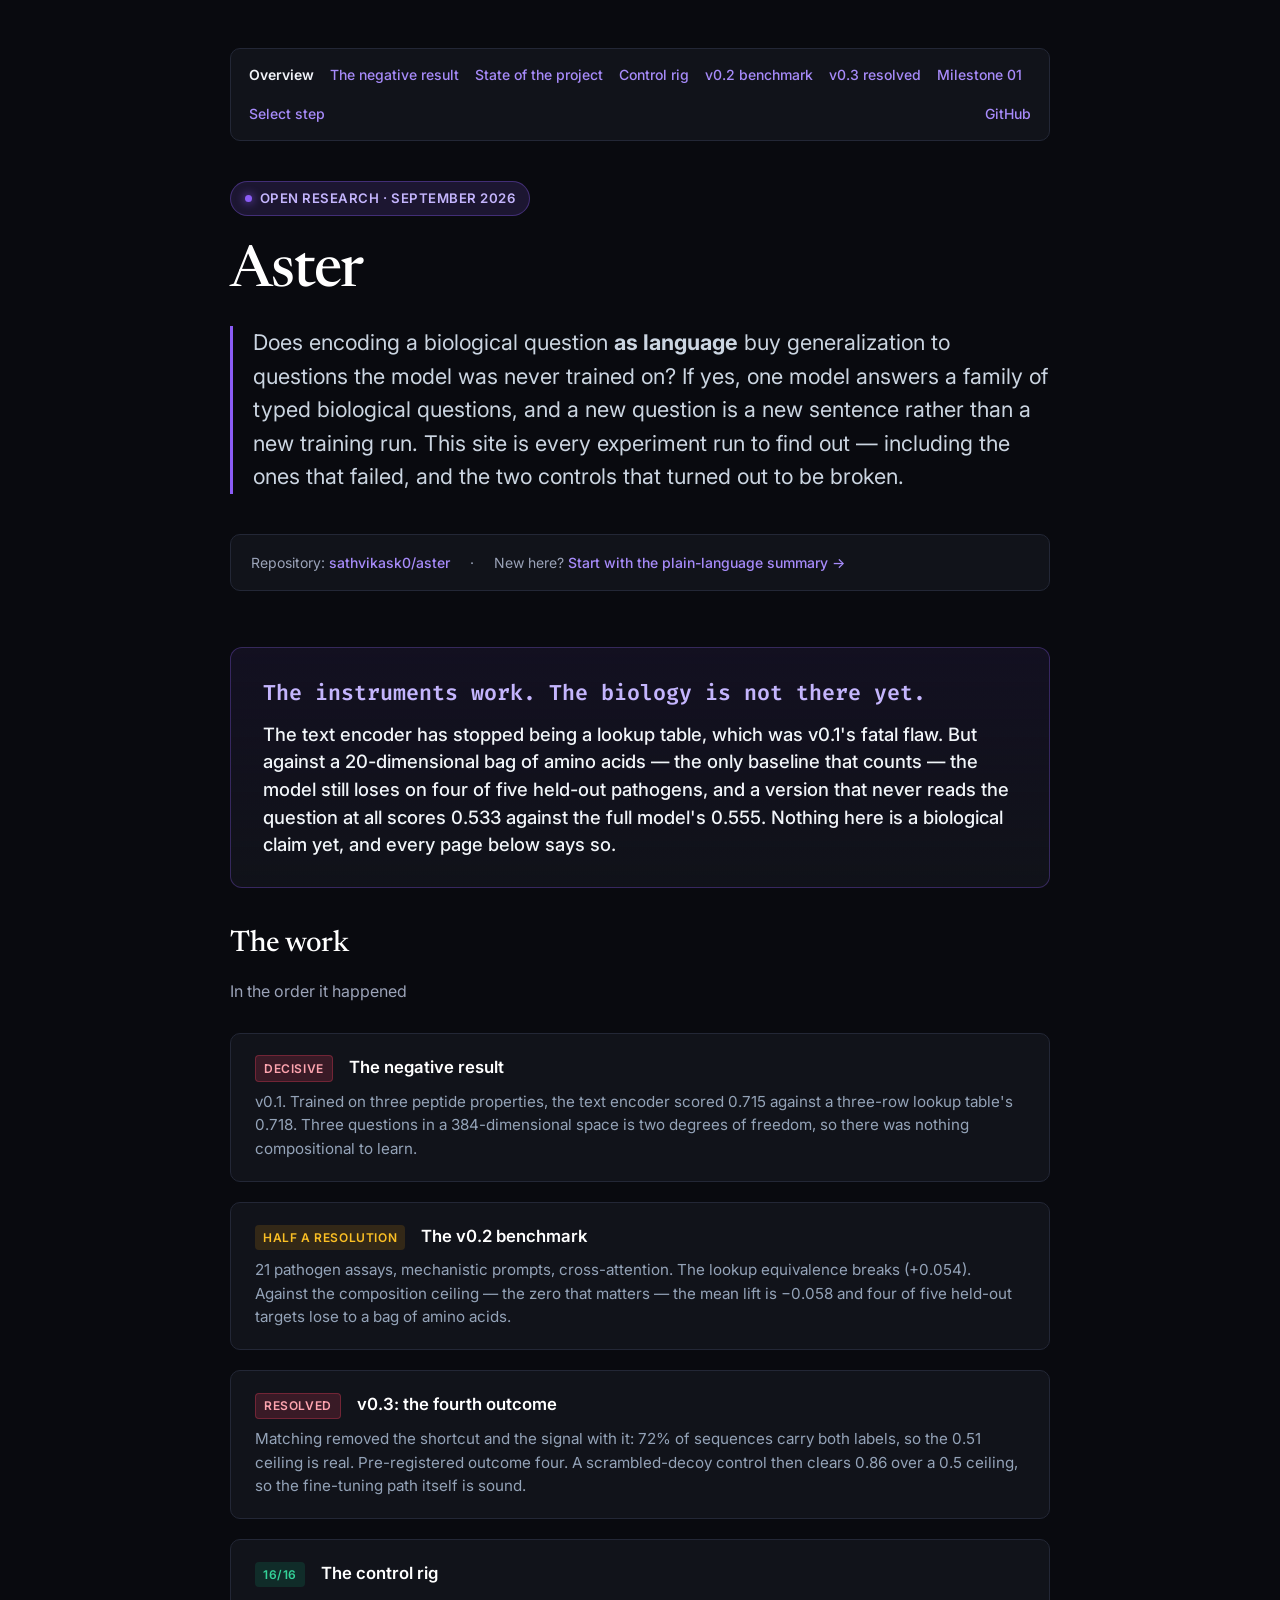
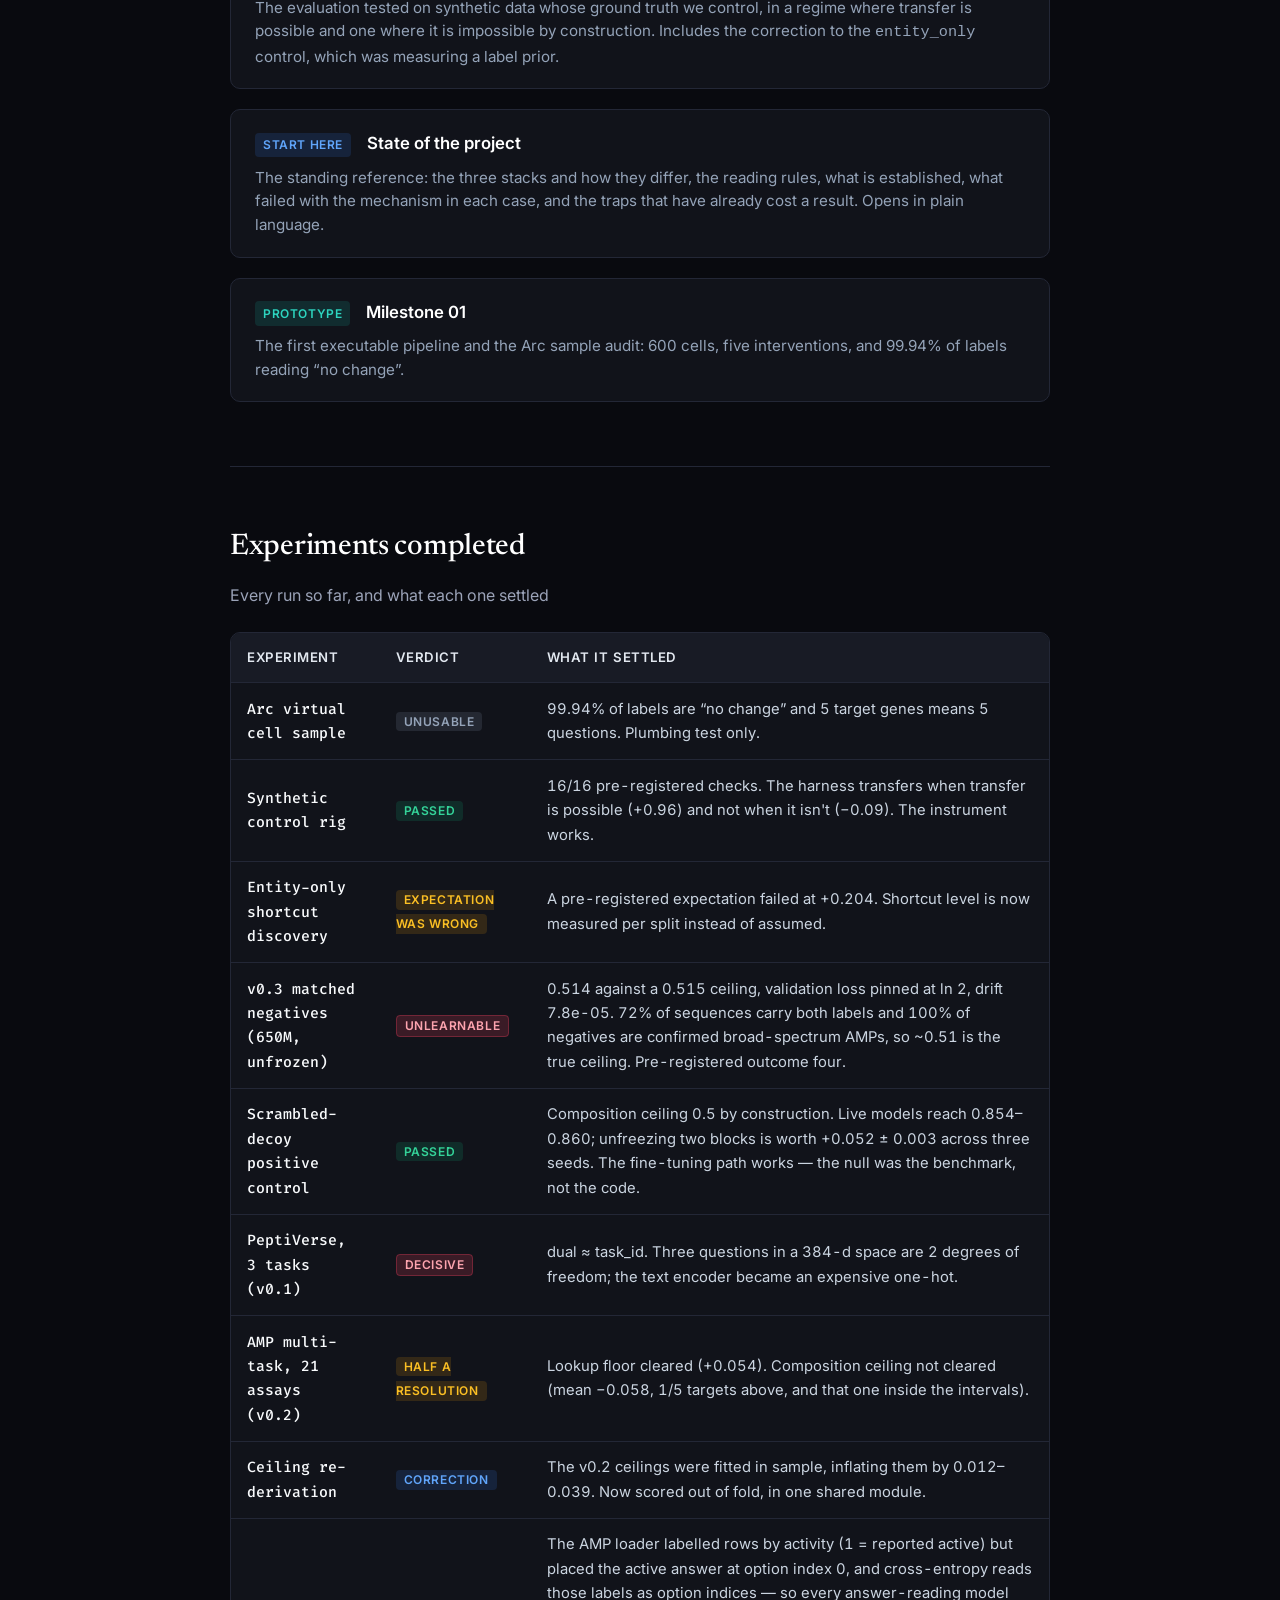
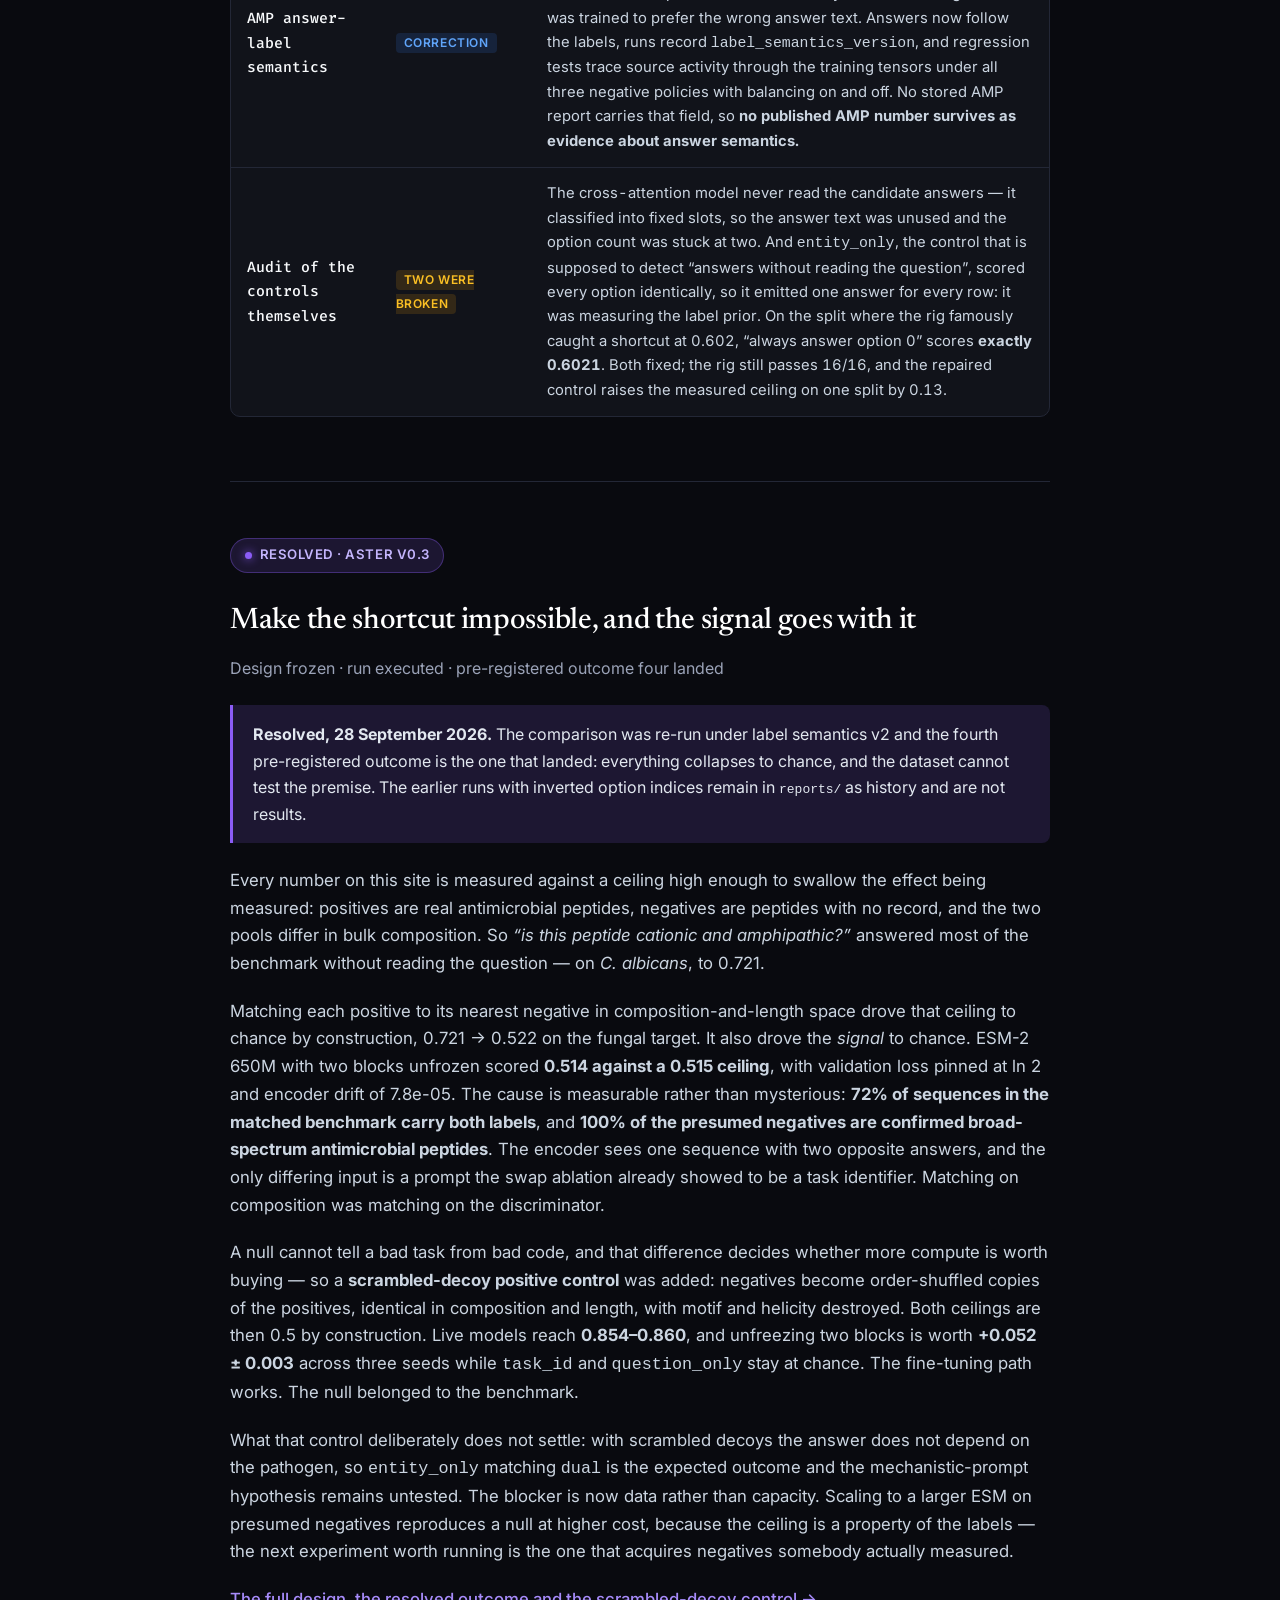
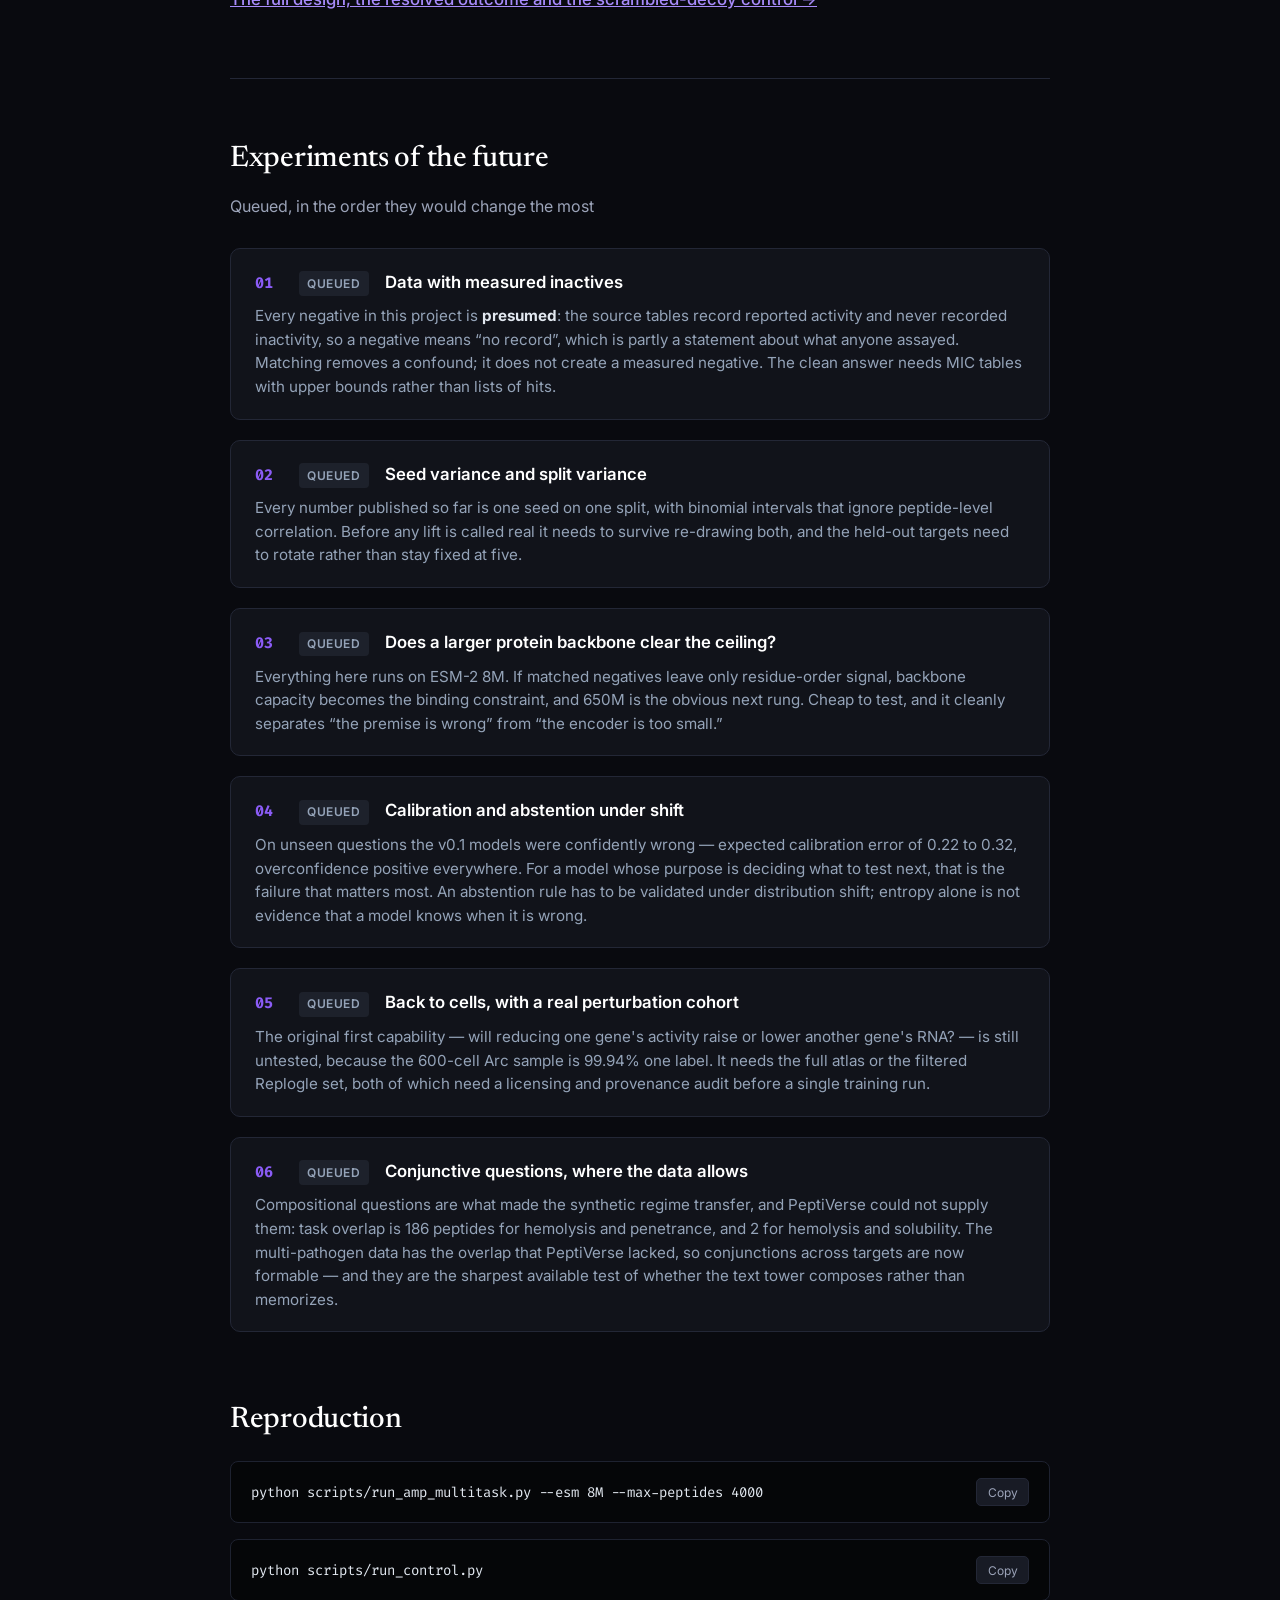
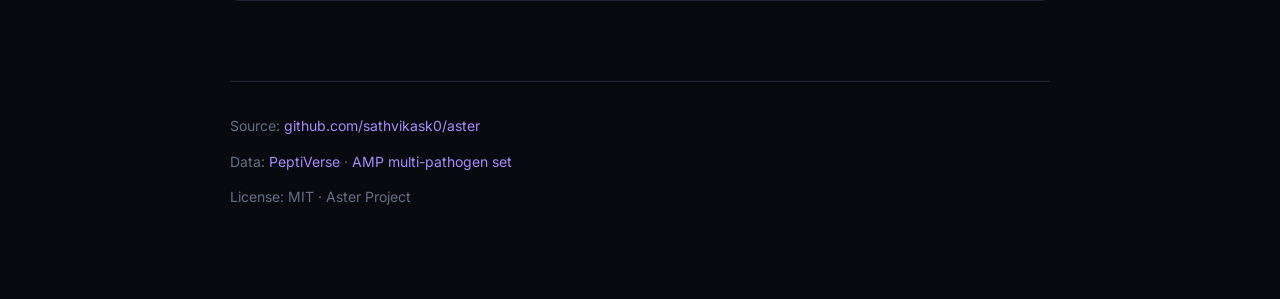
<file: docs/index.html>
<!DOCTYPE html>
<html lang="en">
<head>
  <meta charset="UTF-8" />
  <meta name="viewport" content="width=device-width, initial-scale=1.0" />
  <title>Aster &middot; an open research project on typed biological decisions</title>
  <meta name="description" content="Does encoding a biological question as language buy generalization to questions a model was never trained on? Every experiment, including the ones that failed." />
  <link rel="preconnect" href="https://fonts.googleapis.com">
  <link rel="preconnect" href="https://fonts.gstatic.com" crossorigin>
  <link href="https://fonts.googleapis.com/css2?family=Fira+Code:wght@400;500;600&family=Inter:wght@400;500;600;700&family=Newsreader:ital,opsz,wght@0,6..72,400;0,6..72,500;0,6..72,600;1,6..72,400&display=swap" rel="stylesheet">
  <link rel="stylesheet" href="style.css" />
</head>
<body>
  <main class="container">
    <nav class="doc-nav">
      <a href="index.html" class="here">Overview</a>
      <a href="negative-result.html">The negative result</a>
      <a href="state.html">State of the project</a>
      <a href="rig.html">Control rig</a>
      <a href="resolution.html">v0.2 benchmark</a>
      <a href="in-progress.html">v0.3 resolved</a>
      <a href="milestone.html">Milestone 01</a>
      <a href="select-step.html">Select step</a>
      <span class="spacer"></span>
      <a href="https://github.com/sathvikask0/aster">GitHub</a>
    </nav>
    <header>
      <div class="badge" style="background: var(--accent-glow); border-color: rgba(139, 92, 246, 0.35); color: #c4b5fd;">
        <span class="badge-dot" style="background: var(--accent); box-shadow: 0 0 10px var(--accent);"></span>
        Open research &middot; September 2026
      </div>
      <h1>Aster</h1>
      <p class="lead">
        Does encoding a biological question <strong>as language</strong> buy generalization to questions the model was never trained on? If yes, one model answers a family of typed biological questions, and a new question is a new sentence rather than a new training run. This site is every experiment run to find out &mdash; including the ones that failed, and the two controls that turned out to be broken.
      </p>

      <div class="meta-bar">
        <span>Repository: <a href="https://github.com/sathvikask0/aster" target="_blank" rel="noopener">sathvikask0/aster</a></span>
        <span>&middot;</span>
        <span>New here? <a href="state.html">Start with the plain-language summary &rarr;</a></span>
      </div>

      <div class="highlight-card">
        <div class="highlight-stat">The instruments work. The biology is not there yet.</div>
        <div class="highlight-text">
          The text encoder has stopped being a lookup table, which was v0.1's fatal flaw. But against a 20-dimensional bag of amino acids &mdash; the only baseline that counts &mdash; the model still loses on four of five held-out pathogens, and a version that never reads the question at all scores 0.533 against the full model's 0.555. Nothing here is a biological claim yet, and every page below says so.
        </div>
      </div>
    </header>

    <section id="pages">
      <h2>The work</h2>
      <p class="section-desc">In the order it happened</p>
      <div class="timeline">
        <a class="exp-card hub-card" href="negative-result.html">
          <div class="exp-header">
            <span class="exp-tag tag-decisive">Decisive</span>
            <span class="exp-title">The negative result</span>
          </div>
          <div class="exp-body">v0.1. Trained on three peptide properties, the text encoder scored 0.715 against a three-row lookup table's 0.718. Three questions in a 384-dimensional space is two degrees of freedom, so there was nothing compositional to learn.</div>
        </a>
        <a class="exp-card hub-card" href="resolution.html">
          <div class="exp-header">
            <span class="exp-tag tag-partial">Half a resolution</span>
            <span class="exp-title">The v0.2 benchmark</span>
          </div>
          <div class="exp-body">21 pathogen assays, mechanistic prompts, cross-attention. The lookup equivalence breaks (+0.054). Against the composition ceiling &mdash; the zero that matters &mdash; the mean lift is &minus;0.058 and four of five held-out targets lose to a bag of amino acids.</div>
        </a>
        <a class="exp-card hub-card" href="in-progress.html">
          <div class="exp-header">
            <span class="exp-tag tag-decisive">Resolved</span>
            <span class="exp-title">v0.3: the fourth outcome</span>
          </div>
          <div class="exp-body">Matching removed the shortcut and the signal with it: 72% of sequences carry both labels, so the 0.51 ceiling is real. Pre-registered outcome four. A scrambled-decoy control then clears 0.86 over a 0.5 ceiling, so the fine-tuning path itself is sound.</div>
        </a>
        <a class="exp-card hub-card" href="rig.html">
          <div class="exp-header">
            <span class="exp-tag tag-passed">16/16</span>
            <span class="exp-title">The control rig</span>
          </div>
          <div class="exp-body">The evaluation tested on synthetic data whose ground truth we control, in a regime where transfer is possible and one where it is impossible by construction. Includes the correction to the <code>entity_only</code> control, which was measuring a label prior.</div>
        </a>
        <a class="exp-card hub-card" href="state.html">
          <div class="exp-header">
            <span class="exp-tag tag-finding">Start here</span>
            <span class="exp-title">State of the project</span>
          </div>
          <div class="exp-body">The standing reference: the three stacks and how they differ, the reading rules, what is established, what failed with the mechanism in each case, and the traps that have already cost a result. Opens in plain language.</div>
        </a>
        <a class="exp-card hub-card" href="milestone.html">
          <div class="exp-header">
            <span class="exp-tag tag-clean">Prototype</span>
            <span class="exp-title">Milestone 01</span>
          </div>
          <div class="exp-body">The first executable pipeline and the Arc sample audit: 600 cells, five interventions, and 99.94% of labels reading &ldquo;no change&rdquo;.</div>
        </a>
      </div>
    </section>

<!-- Experiments completed -->
    <section id="experiments-done" style="border-top: 1px solid var(--surface-border); padding-top: 3.5rem;">
      <h2>Experiments completed</h2>
      <p class="section-desc">Every run so far, and what each one settled</p>

      <div class="table-wrapper">
        <table>
          <thead>
            <tr>
              <th>Experiment</th>
              <th>Verdict</th>
              <th>What it settled</th>
            </tr>
          </thead>
          <tbody>
            <tr>
              <td class="model-name">Arc virtual cell sample</td>
              <td><span class="exp-tag tag-unusable">Unusable</span></td>
              <td>99.94% of labels are &ldquo;no change&rdquo; and 5 target genes means 5 questions. Plumbing test only.</td>
            </tr>
            <tr>
              <td class="model-name">Synthetic control rig</td>
              <td><span class="exp-tag tag-passed">Passed</span></td>
              <td>16/16 pre-registered checks. The harness transfers when transfer is possible (+0.96) and not when it isn't (&minus;0.09). The instrument works.</td>
            </tr>
            <tr>
              <td class="model-name">Entity-only shortcut discovery</td>
              <td><span class="exp-tag tag-wrong">Expectation was wrong</span></td>
              <td>A pre-registered expectation failed at +0.204. Shortcut level is now measured per split instead of assumed.</td>
            </tr>
            <tr>
              <td class="model-name">v0.3 matched negatives (650M, unfrozen)</td>
              <td><span class="exp-tag tag-decisive">Unlearnable</span></td>
              <td>0.514 against a 0.515 ceiling, validation loss pinned at ln&nbsp;2, drift 7.8e-05. 72% of sequences carry both labels and 100% of negatives are confirmed broad-spectrum AMPs, so ~0.51 is the true ceiling. Pre-registered outcome four.</td>
            </tr>
            <tr>
              <td class="model-name">Scrambled-decoy positive control</td>
              <td><span class="exp-tag tag-passed">Passed</span></td>
              <td>Composition ceiling 0.5 by construction. Live models reach 0.854&ndash;0.860; unfreezing two blocks is worth +0.052 &plusmn; 0.003 across three seeds. The fine-tuning path works &mdash; the null was the benchmark, not the code.</td>
            </tr>
            <tr>
              <td class="model-name">PeptiVerse, 3 tasks (v0.1)</td>
              <td><span class="exp-tag tag-decisive">Decisive</span></td>
              <td>dual &asymp; task_id. Three questions in a 384-d space are 2 degrees of freedom; the text encoder became an expensive one-hot.</td>
            </tr>
            <tr>
              <td class="model-name">AMP multi-task, 21 assays (v0.2)</td>
              <td><span class="exp-tag tag-partial">Half a resolution</span></td>
              <td>Lookup floor cleared (+0.054). Composition ceiling not cleared (mean &minus;0.058, 1/5 targets above, and that one inside the intervals).</td>
            </tr>
            <tr>
              <td class="model-name">Ceiling re-derivation</td>
              <td><span class="exp-tag tag-finding">Correction</span></td>
              <td>The v0.2 ceilings were fitted in sample, inflating them by 0.012&ndash;0.039. Now scored out of fold, in one shared module.</td>
            </tr>
            <tr>
              <td class="model-name">AMP answer-label semantics</td>
              <td><span class="exp-tag tag-finding">Correction</span></td>
              <td>
                The AMP loader labelled rows by activity (1 = reported active) but placed the active answer at option index 0, and cross-entropy reads those labels as option indices &mdash; so every answer-reading model was trained to prefer the wrong answer text. Answers now follow the labels, runs record <code>label_semantics_version</code>, and regression tests trace source activity through the training tensors under all three negative policies with balancing on and off. No stored AMP report carries that field, so <strong>no published AMP number survives as evidence about answer semantics.</strong>
              </td>
            </tr>
            <tr>
              <td class="model-name">Audit of the controls themselves</td>
              <td><span class="exp-tag tag-wrong">Two were broken</span></td>
              <td>
                The cross-attention model never read the candidate answers &mdash; it classified into fixed slots, so the answer text was unused and the option count was stuck at two. And <code>entity_only</code>, the control that is supposed to detect &ldquo;answers without reading the question&rdquo;, scored every option identically, so it emitted one answer for every row: it was measuring the label prior. On the split where the rig famously caught a shortcut at 0.602, &ldquo;always answer option 0&rdquo; scores <strong>exactly 0.6021</strong>. Both fixed; the rig still passes 16/16, and the repaired control raises the measured ceiling on one split by 0.13.
              </td>
            </tr>
          </tbody>
        </table>
      </div>
    </section>

<!-- Currently running -->
    <section id="currently-running" style="border-top: 1px solid var(--surface-border); padding-top: 3.5rem;">
      <div class="badge" style="background: rgba(139, 92, 246, 0.15); border-color: rgba(139, 92, 246, 0.35); color: #c4b5fd;">
        <span class="pulse-dot"></span>
        Resolved &middot; Aster v0.3
      </div>
      <h2>Make the shortcut impossible, and the signal goes with it</h2>
      <p class="section-desc">Design frozen &middot; run executed &middot; pre-registered outcome four landed</p>

      <div class="callout"><strong>Resolved, 28 September 2026.</strong> The comparison was re-run under label semantics v2 and the fourth pre-registered outcome is the one that landed: everything collapses to chance, and the dataset cannot test the premise. The earlier runs with inverted option indices remain in <code>reports/</code> as history and are not results.</div>

      <p>
        Every number on this site is measured against a ceiling high enough to swallow the effect being measured: positives are real antimicrobial peptides, negatives are peptides with no record, and the two pools differ in bulk composition. So <em>&ldquo;is this peptide cationic and amphipathic?&rdquo;</em> answered most of the benchmark without reading the question &mdash; on <em>C. albicans</em>, to 0.721.
      </p>

      <p>
        Matching each positive to its nearest negative in composition-and-length space drove that ceiling to chance by construction, 0.721 &rarr; 0.522 on the fungal target. It also drove the <em>signal</em> to chance. ESM-2 650M with two blocks unfrozen scored <strong>0.514 against a 0.515 ceiling</strong>, with validation loss pinned at ln&nbsp;2 and encoder drift of 7.8e-05. The cause is measurable rather than mysterious: <strong>72% of sequences in the matched benchmark carry both labels</strong>, and <strong>100% of the presumed negatives are confirmed broad-spectrum antimicrobial peptides</strong>. The encoder sees one sequence with two opposite answers, and the only differing input is a prompt the swap ablation already showed to be a task identifier. Matching on composition was matching on the discriminator.
      </p>

      <p>
        A null cannot tell a bad task from bad code, and that difference decides whether more compute is worth buying &mdash; so a <strong>scrambled-decoy positive control</strong> was added: negatives become order-shuffled copies of the positives, identical in composition and length, with motif and helicity destroyed. Both ceilings are then 0.5 by construction. Live models reach <strong>0.854&ndash;0.860</strong>, and unfreezing two blocks is worth <strong>+0.052 &plusmn; 0.003</strong> across three seeds while <code>task_id</code> and <code>question_only</code> stay at chance. The fine-tuning path works. The null belonged to the benchmark.
      </p>

      <p>
        What that control deliberately does not settle: with scrambled decoys the answer does not depend on the pathogen, so <code>entity_only</code> matching <code>dual</code> is the expected outcome and the mechanistic-prompt hypothesis remains untested. The blocker is now data rather than capacity. Scaling to a larger ESM on presumed negatives reproduces a null at higher cost, because the ceiling is a property of the labels &mdash; the next experiment worth running is the one that acquires negatives somebody actually measured.
      </p>

      <p><a href="in-progress.html" style="color: #a78bfa; font-weight: 500;">The full design, the resolved outcome and the scrambled-decoy control &rarr;</a></p>
    </section>

<!-- Experiments of the future -->
    <section id="future-experiments" style="border-top: 1px solid var(--surface-border); padding-top: 3.5rem;">
      <h2>Experiments of the future</h2>
      <p class="section-desc">Queued, in the order they would change the most</p>

      <div class="timeline">
        <div class="exp-card">
          <div class="exp-header">
            <span class="exp-num">01</span>
            <span class="exp-tag tag-queued">Queued</span>
            <span class="exp-title">Data with measured inactives</span>
          </div>
          <div class="exp-body">
            Every negative in this project is <strong>presumed</strong>: the source tables record reported activity and never recorded inactivity, so a negative means &ldquo;no record&rdquo;, which is partly a statement about what anyone assayed. Matching removes a confound; it does not create a measured negative. The clean answer needs MIC tables with upper bounds rather than lists of hits.
          </div>
        </div>
        <div class="exp-card">
          <div class="exp-header">
            <span class="exp-num">02</span>
            <span class="exp-tag tag-queued">Queued</span>
            <span class="exp-title">Seed variance and split variance</span>
          </div>
          <div class="exp-body">
            Every number published so far is one seed on one split, with binomial intervals that ignore peptide-level correlation. Before any lift is called real it needs to survive re-drawing both, and the held-out targets need to rotate rather than stay fixed at five.
          </div>
        </div>
        <div class="exp-card">
          <div class="exp-header">
            <span class="exp-num">03</span>
            <span class="exp-tag tag-queued">Queued</span>
            <span class="exp-title">Does a larger protein backbone clear the ceiling?</span>
          </div>
          <div class="exp-body">
            Everything here runs on ESM-2 8M. If matched negatives leave only residue-order signal, backbone capacity becomes the binding constraint, and 650M is the obvious next rung. Cheap to test, and it cleanly separates &ldquo;the premise is wrong&rdquo; from &ldquo;the encoder is too small.&rdquo;
          </div>
        </div>
        <div class="exp-card">
          <div class="exp-header">
            <span class="exp-num">04</span>
            <span class="exp-tag tag-queued">Queued</span>
            <span class="exp-title">Calibration and abstention under shift</span>
          </div>
          <div class="exp-body">
            On unseen questions the v0.1 models were confidently wrong &mdash; expected calibration error of 0.22 to 0.32, overconfidence positive everywhere. For a model whose purpose is deciding what to test next, that is the failure that matters most. An abstention rule has to be validated under distribution shift; entropy alone is not evidence that a model knows when it is wrong.
          </div>
        </div>
        <div class="exp-card">
          <div class="exp-header">
            <span class="exp-num">05</span>
            <span class="exp-tag tag-queued">Queued</span>
            <span class="exp-title">Back to cells, with a real perturbation cohort</span>
          </div>
          <div class="exp-body">
            The original first capability &mdash; will reducing one gene's activity raise or lower another gene's RNA? &mdash; is still untested, because the 600-cell Arc sample is 99.94% one label. It needs the full atlas or the filtered Replogle set, both of which need a licensing and provenance audit before a single training run.
          </div>
        </div>
        <div class="exp-card">
          <div class="exp-header">
            <span class="exp-num">06</span>
            <span class="exp-tag tag-queued">Queued</span>
            <span class="exp-title">Conjunctive questions, where the data allows</span>
          </div>
          <div class="exp-body">
            Compositional questions are what made the synthetic regime transfer, and PeptiVerse could not supply them: task overlap is 186 peptides for hemolysis and penetrance, and 2 for hemolysis and solubility. The multi-pathogen data has the overlap that PeptiVerse lacked, so conjunctions across targets are now formable &mdash; and they are the sharpest available test of whether the text tower composes rather than memorizes.
          </div>
        </div>
      </div>
    </section>

<!-- Reproduction -->
    <section id="reproduce">
      <h2>Reproduction</h2>
      <div class="code-box">
        <span id="cmd-amp">python scripts/run_amp_multitask.py --esm 8M --max-peptides 4000</span>
        <button class="copy-btn" onclick="navigator.clipboard.writeText(document.getElementById('cmd-amp').innerText); this.innerText='Copied!'; setTimeout(()=>this.innerText='Copy', 2000)">Copy</button>
      </div>

      <div class="code-box">
        <span id="cmd-ctrl">python scripts/run_control.py</span>
        <button class="copy-btn" onclick="navigator.clipboard.writeText(document.getElementById('cmd-ctrl').innerText); this.innerText='Copied!'; setTimeout(()=>this.innerText='Copy', 2000)">Copy</button>
      </div>
    </section>
    <footer>
      <div>Source: <a href="https://github.com/sathvikask0/aster" target="_blank" rel="noopener">github.com/sathvikask0/aster</a></div>
      <div>Data: <a href="https://huggingface.co/datasets/ChatterjeeLab/PeptiVerse_data" target="_blank" rel="noopener">PeptiVerse</a> &middot; <a href="https://github.com/wyky481l/KPPepGen" target="_blank" rel="noopener">AMP multi-pathogen set</a></div>
      <div>License: MIT &middot; Aster Project</div>
    </footer>
  </main>
</body>
</html>
</file>
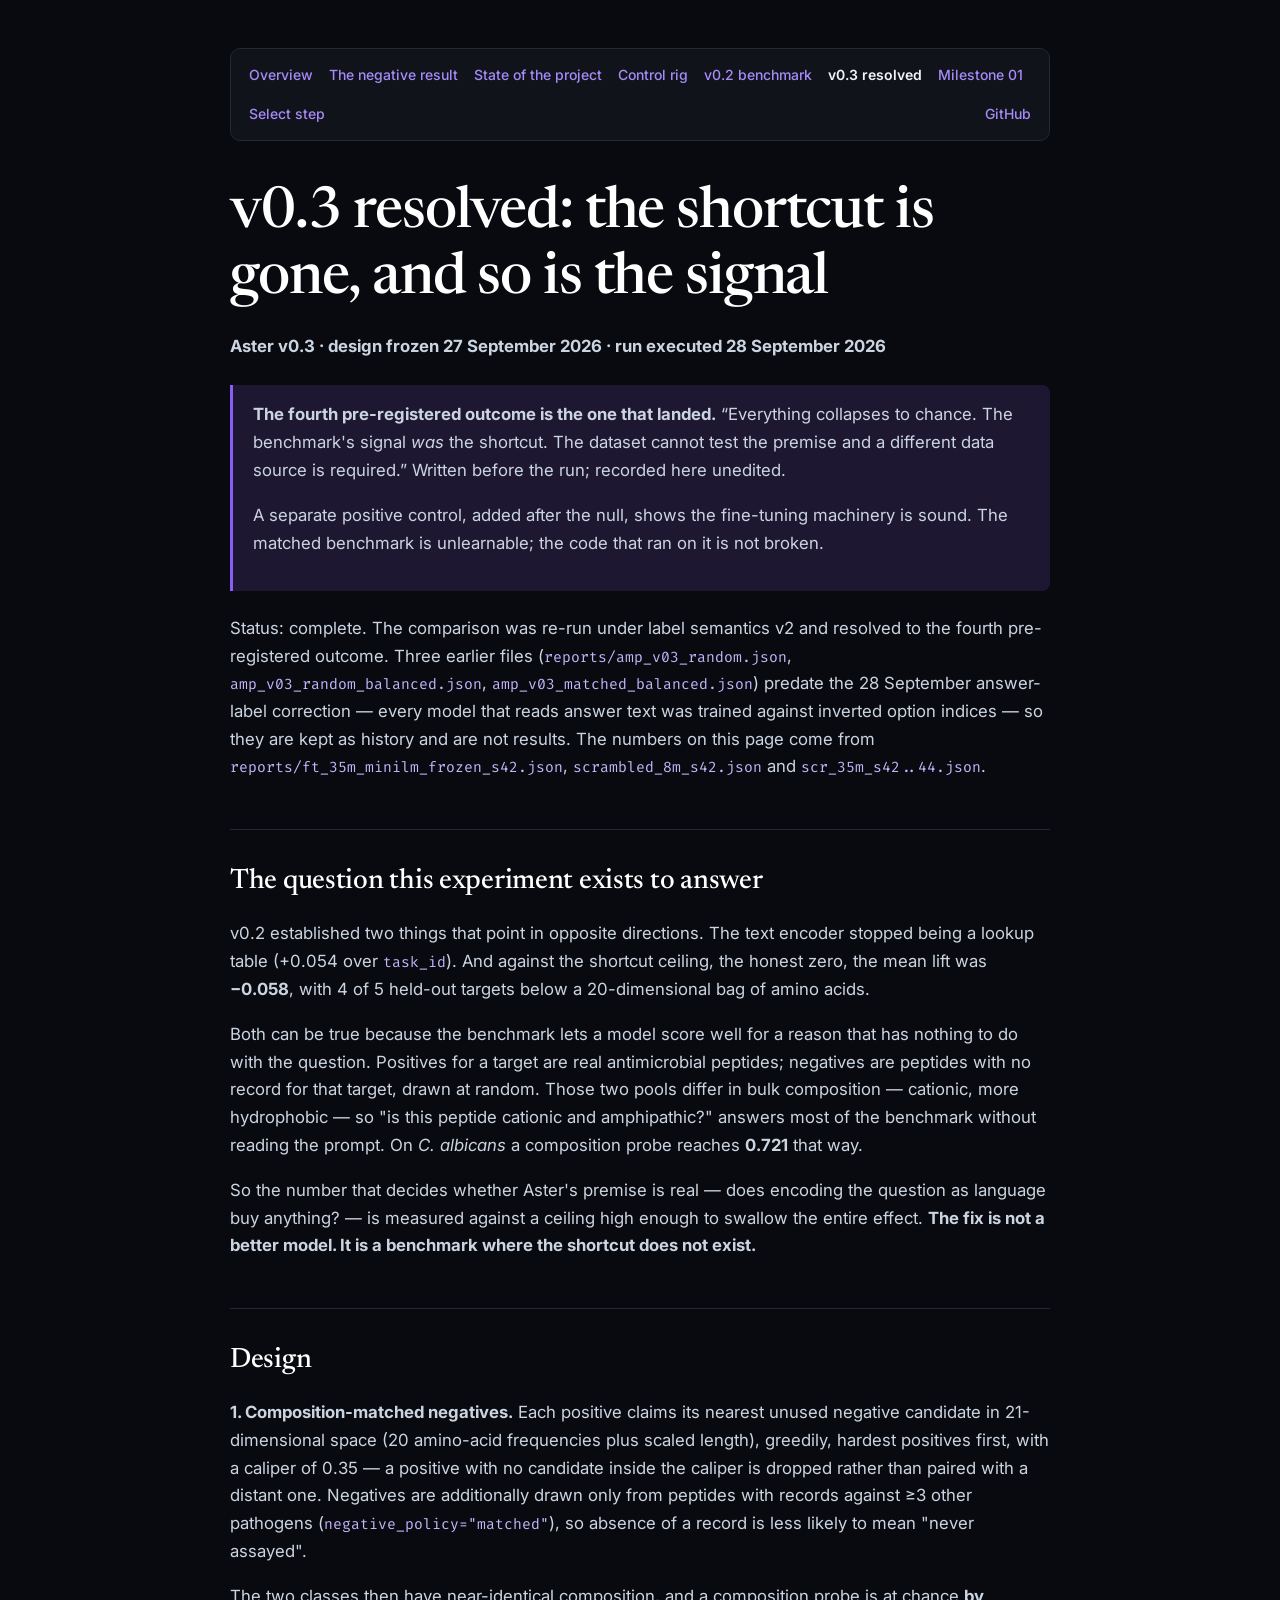
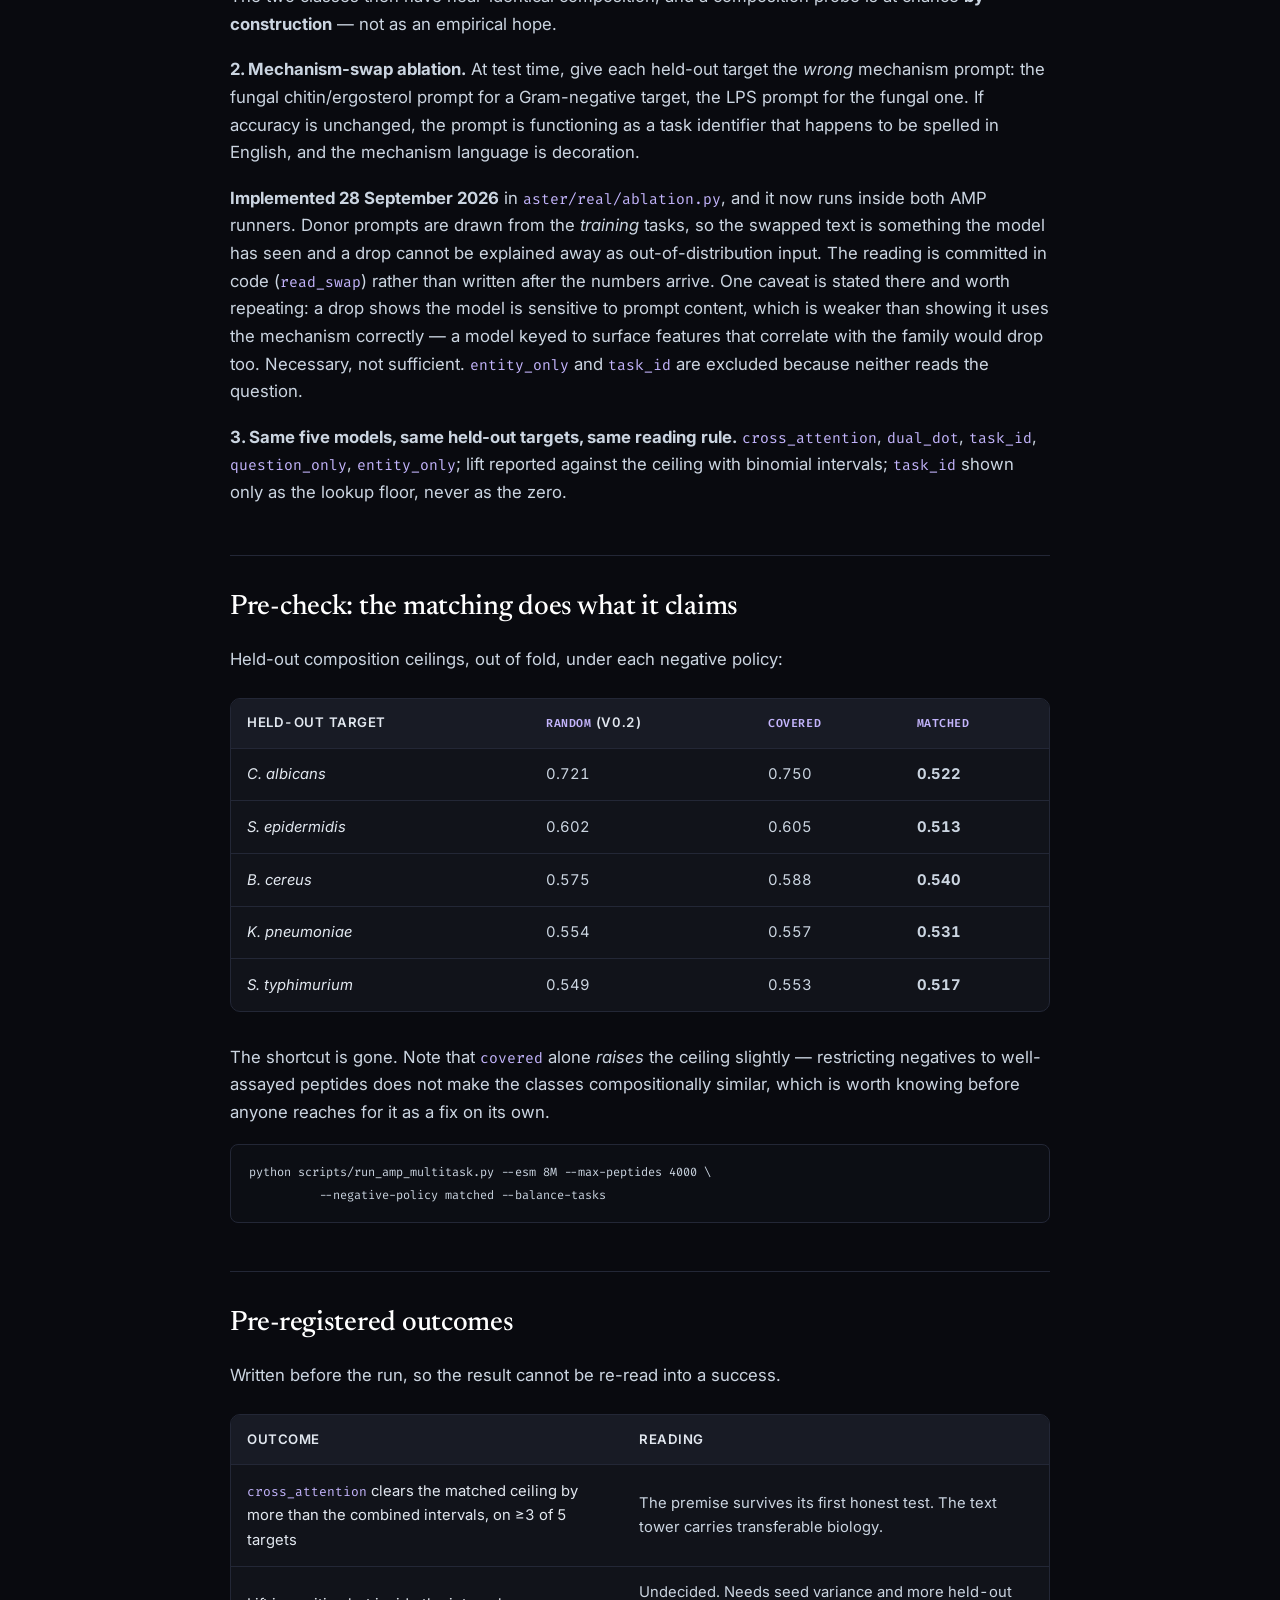
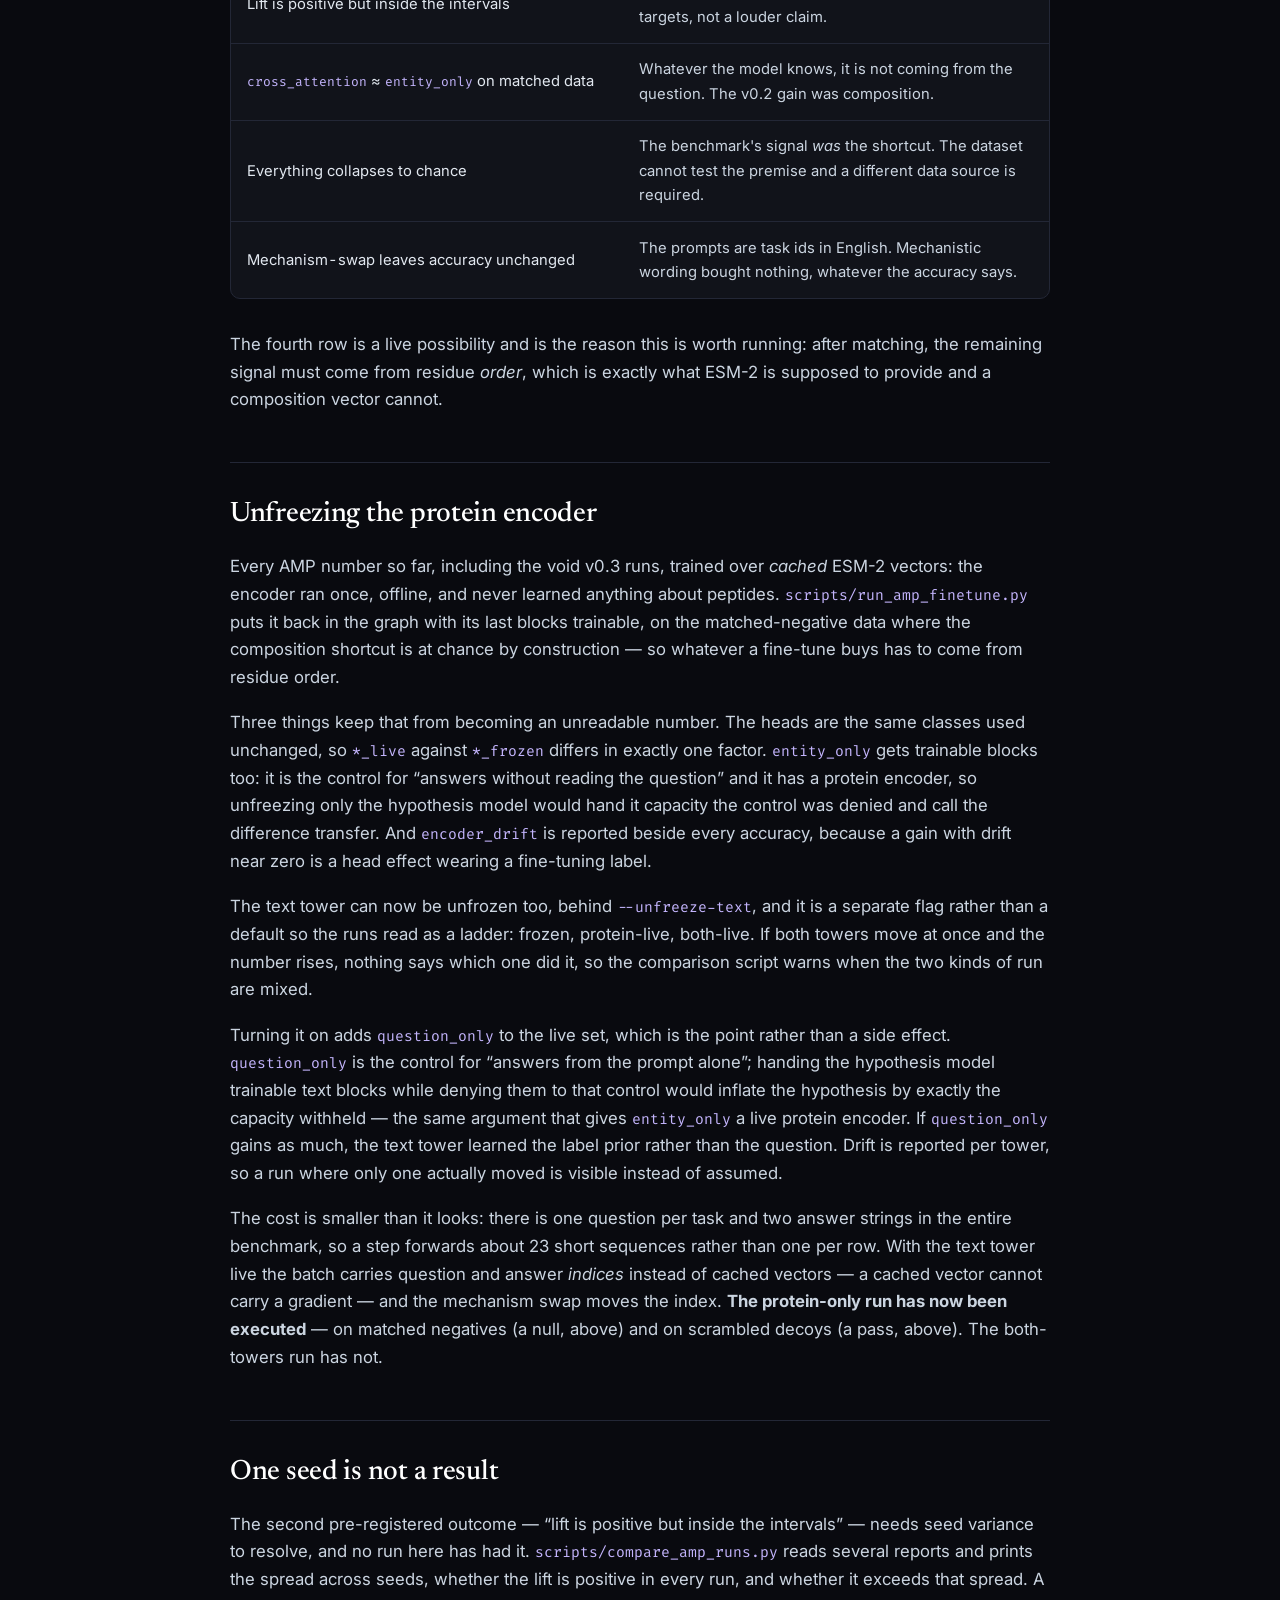
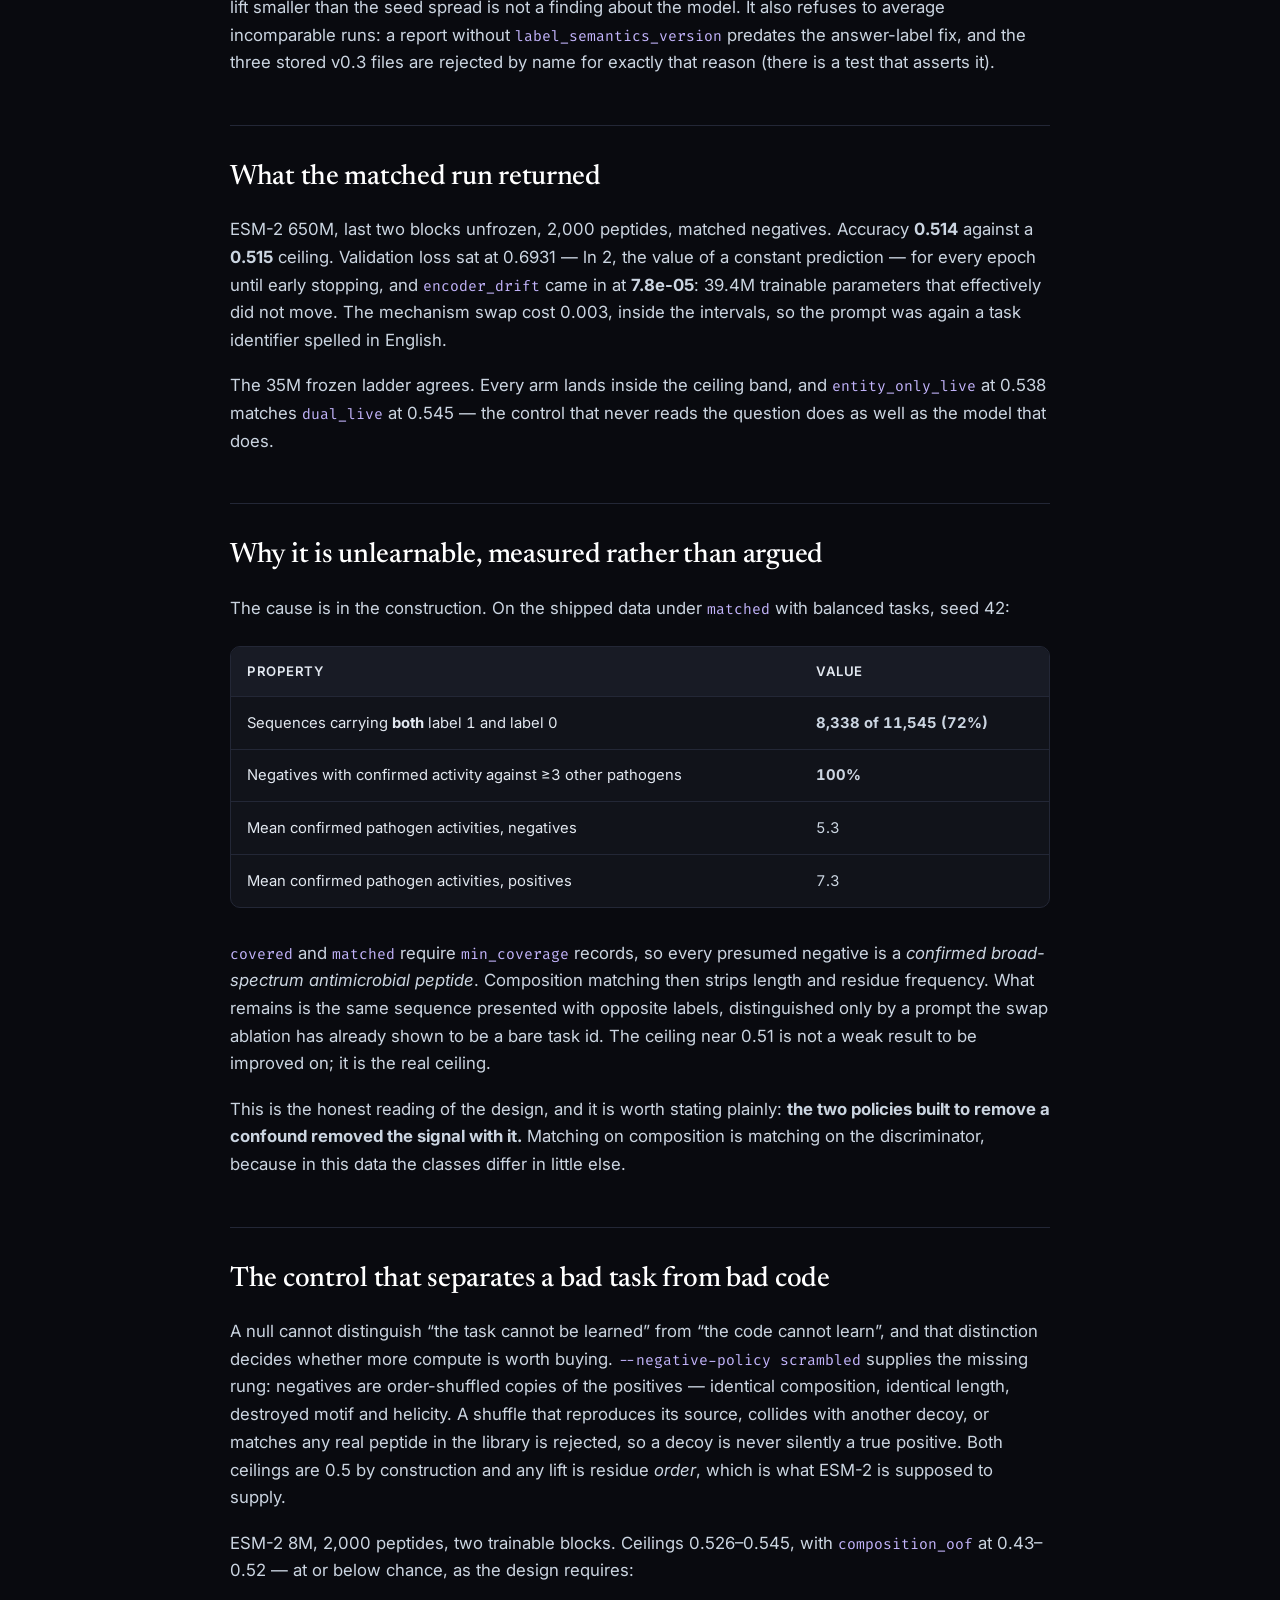
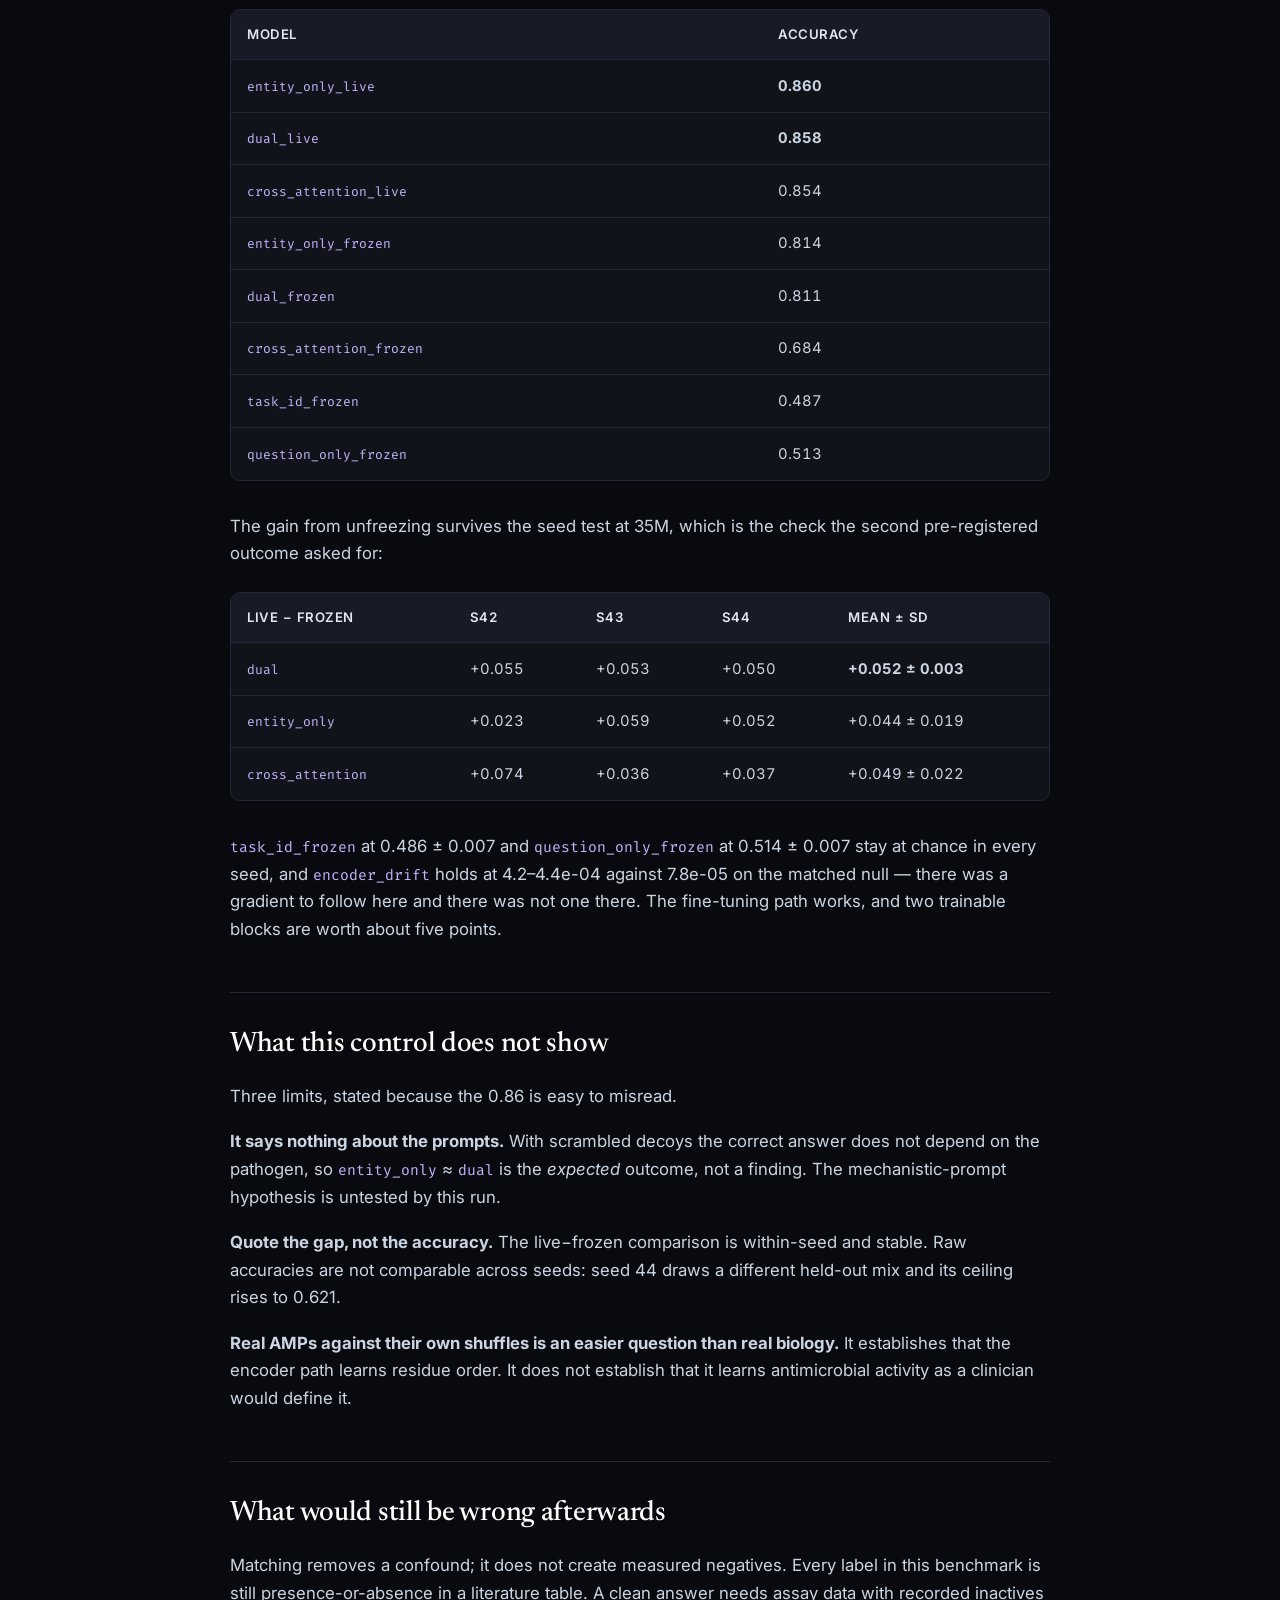
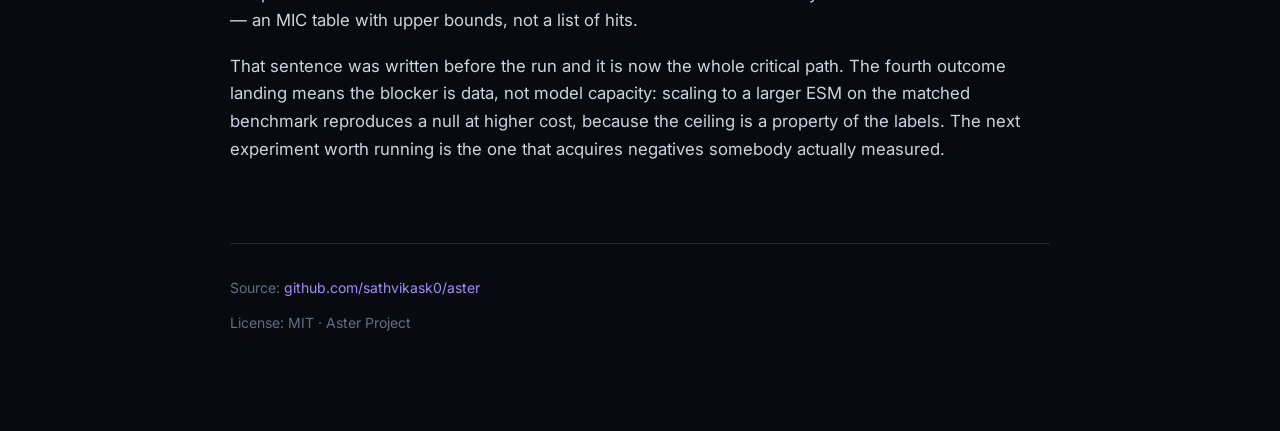
<file: docs/in-progress.html>
<!DOCTYPE html>
<html lang="en">
<head>
  <meta charset="UTF-8" />
  <meta name="viewport" content="width=device-width, initial-scale=1.0" />
  <title>v0.3 resolved: the fourth outcome · Aster</title>
  <meta name="description" content="The matched benchmark collapsed to chance, as pre-registered outcome four allowed. A scrambled-decoy control shows the fine-tuning path itself works." />
  <link rel="preconnect" href="https://fonts.googleapis.com">
  <link rel="preconnect" href="https://fonts.gstatic.com" crossorigin>
  <link href="https://fonts.googleapis.com/css2?family=Fira+Code:wght@400;500;600&family=Inter:wght@400;500;600;700&family=Newsreader:ital,opsz,wght@0,6..72,400;0,6..72,500;0,6..72,600;1,6..72,400&display=swap" rel="stylesheet">
  <link rel="stylesheet" href="style.css" />
</head>
<body>
  <main class="container">
    <nav class="doc-nav">
      <a href="index.html">Overview</a>
      <a href="negative-result.html">The negative result</a>
      <a href="state.html">State of the project</a>
      <a href="rig.html">Control rig</a>
      <a href="resolution.html">v0.2 benchmark</a>
      <a href="in-progress.html" class="here">v0.3 resolved</a>
      <a href="milestone.html">Milestone 01</a>
      <a href="select-step.html">Select step</a>
      <span class="spacer"></span>
      <a href="https://github.com/sathvikask0/aster">GitHub</a>
    </nav>
    <article>
      <h1>v0.3 resolved: the shortcut is gone, and so is the signal</h1>
      <p><strong>Aster v0.3 · design frozen 27 September 2026 · run executed 28 September 2026</strong></p>
      <div class="callout">
        <p><strong>The fourth pre-registered outcome is the one that landed.</strong> &ldquo;Everything collapses to chance. The benchmark's signal <em>was</em> the shortcut. The dataset cannot test the premise and a different data source is required.&rdquo; Written before the run; recorded here unedited.</p>
        <p>A separate positive control, added after the null, shows the fine-tuning machinery is sound. The matched benchmark is unlearnable; the code that ran on it is not broken.</p>
      </div>
      <p>Status: complete. The comparison was re-run under label semantics v2 and resolved to the fourth pre-registered outcome. Three earlier files (<code>reports/amp_v03_random.json</code>, <code>amp_v03_random_balanced.json</code>, <code>amp_v03_matched_balanced.json</code>) predate the 28 September answer-label correction &mdash; every model that reads answer text was trained against inverted option indices &mdash; so they are kept as history and are not results. The numbers on this page come from <code>reports/ft_35m_minilm_frozen_s42.json</code>, <code>scrambled_8m_s42.json</code> and <code>scr_35m_s42..44.json</code>.</p>
      <hr />
      <h2>The question this experiment exists to answer</h2>
      <p>v0.2 established two things that point in opposite directions. The text encoder stopped being a lookup table (+0.054 over <code>task_id</code>). And against the shortcut ceiling, the honest zero, the mean lift was <strong>−0.058</strong>, with 4 of 5 held-out targets below a 20-dimensional bag of amino acids.</p>
      <p>Both can be true because the benchmark lets a model score well for a reason that has nothing to do with the question. Positives for a target are real antimicrobial peptides; negatives are peptides with no record for that target, drawn at random. Those two pools differ in bulk composition — cationic, more hydrophobic — so "is this peptide cationic and amphipathic?" answers most of the benchmark without reading the prompt. On <em>C. albicans</em> a composition probe reaches <strong>0.721</strong> that way.</p>
      <p>So the number that decides whether Aster's premise is real — does encoding the question as language buy anything? — is measured against a ceiling high enough to swallow the entire effect. <strong>The fix is not a better model. It is a benchmark where the shortcut does not exist.</strong></p>
      <hr />
      <h2>Design</h2>
      <p><strong>1. Composition-matched negatives.</strong> Each positive claims its nearest unused negative candidate in 21-dimensional space (20 amino-acid frequencies plus scaled length), greedily, hardest positives first, with a caliper of 0.35 — a positive with no candidate inside the caliper is dropped rather than paired with a distant one. Negatives are additionally drawn only from peptides with records against ≥3 other pathogens (<code>negative_policy="matched"</code>), so absence of a record is less likely to mean "never assayed".</p>
      <p>The two classes then have near-identical composition, and a composition probe is at chance <strong>by construction</strong> — not as an empirical hope.</p>
      <p><strong>2. Mechanism-swap ablation.</strong> At test time, give each held-out target the <em>wrong</em> mechanism prompt: the fungal chitin/ergosterol prompt for a Gram-negative target, the LPS prompt for the fungal one. If accuracy is unchanged, the prompt is functioning as a task identifier that happens to be spelled in English, and the mechanism language is decoration.</p>
      <p><strong>Implemented 28 September 2026</strong> in <code>aster/real/ablation.py</code>, and it now runs inside both AMP runners. Donor prompts are drawn from the <em>training</em> tasks, so the swapped text is something the model has seen and a drop cannot be explained away as out-of-distribution input. The reading is committed in code (<code>read_swap</code>) rather than written after the numbers arrive. One caveat is stated there and worth repeating: a drop shows the model is sensitive to prompt content, which is weaker than showing it uses the mechanism correctly &mdash; a model keyed to surface features that correlate with the family would drop too. Necessary, not sufficient. <code>entity_only</code> and <code>task_id</code> are excluded because neither reads the question.</p>
      <p><strong>3. Same five models, same held-out targets, same reading rule.</strong> <code>cross_attention</code>, <code>dual_dot</code>, <code>task_id</code>, <code>question_only</code>, <code>entity_only</code>; lift reported against the ceiling with binomial intervals; <code>task_id</code> shown only as the lookup floor, never as the zero.</p>
      <hr />
      <h2>Pre-check: the matching does what it claims</h2>
      <p>Held-out composition ceilings, out of fold, under each negative policy:</p>
      <div class="table-wrapper"><table><thead><tr><th>Held-out target</th><th><code>random</code> (v0.2)</th><th><code>covered</code></th><th><code>matched</code></th></tr></thead><tbody><tr><td><em>C. albicans</em></td><td>0.721</td><td>0.750</td><td><strong>0.522</strong></td></tr><tr><td><em>S. epidermidis</em></td><td>0.602</td><td>0.605</td><td><strong>0.513</strong></td></tr><tr><td><em>B. cereus</em></td><td>0.575</td><td>0.588</td><td><strong>0.540</strong></td></tr><tr><td><em>K. pneumoniae</em></td><td>0.554</td><td>0.557</td><td><strong>0.531</strong></td></tr><tr><td><em>S. typhimurium</em></td><td>0.549</td><td>0.553</td><td><strong>0.517</strong></td></tr></tbody></table></div>
      <p>The shortcut is gone. Note that <code>covered</code> alone <em>raises</em> the ceiling slightly — restricting negatives to well-assayed peptides does not make the classes compositionally similar, which is worth knowing before anyone reaches for it as a fix on its own.</p>
      <pre><code>python scripts/run_amp_multitask.py --esm 8M --max-peptides 4000 \
          --negative-policy matched --balance-tasks</code></pre>
      <hr />
      <h2>Pre-registered outcomes</h2>
      <p>Written before the run, so the result cannot be re-read into a success.</p>
      <div class="table-wrapper"><table><thead><tr><th>Outcome</th><th>Reading</th></tr></thead><tbody><tr><td><code>cross_attention</code> clears the matched ceiling by more than the combined intervals, on ≥3 of 5 targets</td><td>The premise survives its first honest test. The text tower carries transferable biology.</td></tr><tr><td>Lift is positive but inside the intervals</td><td>Undecided. Needs seed variance and more held-out targets, not a louder claim.</td></tr><tr><td><code>cross_attention</code> ≈ <code>entity_only</code> on matched data</td><td>Whatever the model knows, it is not coming from the question. The v0.2 gain was composition.</td></tr><tr><td>Everything collapses to chance</td><td>The benchmark's signal <em>was</em> the shortcut. The dataset cannot test the premise and a different data source is required.</td></tr><tr><td>Mechanism-swap leaves accuracy unchanged</td><td>The prompts are task ids in English. Mechanistic wording bought nothing, whatever the accuracy says.</td></tr></tbody></table></div>
      <p>The fourth row is a live possibility and is the reason this is worth running: after matching, the remaining signal must come from residue <em>order</em>, which is exactly what ESM-2 is supposed to provide and a composition vector cannot.</p>
      <h2>Unfreezing the protein encoder</h2>
      <p>Every AMP number so far, including the void v0.3 runs, trained over <em>cached</em> ESM-2 vectors: the encoder ran once, offline, and never learned anything about peptides. <code>scripts/run_amp_finetune.py</code> puts it back in the graph with its last blocks trainable, on the matched-negative data where the composition shortcut is at chance by construction &mdash; so whatever a fine-tune buys has to come from residue order.</p>
      <p>Three things keep that from becoming an unreadable number. The heads are the same classes used unchanged, so <code>*_live</code> against <code>*_frozen</code> differs in exactly one factor. <code>entity_only</code> gets trainable blocks too: it is the control for &ldquo;answers without reading the question&rdquo; and it has a protein encoder, so unfreezing only the hypothesis model would hand it capacity the control was denied and call the difference transfer. And <code>encoder_drift</code> is reported beside every accuracy, because a gain with drift near zero is a head effect wearing a fine-tuning label.</p>
      <p>The text tower can now be unfrozen too, behind <code>--unfreeze-text</code>, and it is a separate flag rather than a default so the runs read as a ladder: frozen, protein-live, both-live. If both towers move at once and the number rises, nothing says which one did it, so the comparison script warns when the two kinds of run are mixed.</p>
      <p>Turning it on adds <code>question_only</code> to the live set, which is the point rather than a side effect. <code>question_only</code> is the control for &ldquo;answers from the prompt alone&rdquo;; handing the hypothesis model trainable text blocks while denying them to that control would inflate the hypothesis by exactly the capacity withheld &mdash; the same argument that gives <code>entity_only</code> a live protein encoder. If <code>question_only</code> gains as much, the text tower learned the label prior rather than the question. Drift is reported per tower, so a run where only one actually moved is visible instead of assumed.</p>
      <p>The cost is smaller than it looks: there is one question per task and two answer strings in the entire benchmark, so a step forwards about 23 short sequences rather than one per row. With the text tower live the batch carries question and answer <em>indices</em> instead of cached vectors &mdash; a cached vector cannot carry a gradient &mdash; and the mechanism swap moves the index. <strong>The protein-only run has now been executed</strong> &mdash; on matched negatives (a null, above) and on scrambled decoys (a pass, above). The both-towers run has not.</p>
      <h2>One seed is not a result</h2>
      <p>The second pre-registered outcome &mdash; &ldquo;lift is positive but inside the intervals&rdquo; &mdash; needs seed variance to resolve, and no run here has had it. <code>scripts/compare_amp_runs.py</code> reads several reports and prints the spread across seeds, whether the lift is positive in every run, and whether it exceeds that spread. A lift smaller than the seed spread is not a finding about the model. It also refuses to average incomparable runs: a report without <code>label_semantics_version</code> predates the answer-label fix, and the three stored v0.3 files are rejected by name for exactly that reason (there is a test that asserts it).</p>
      <hr />
      <h2>What the matched run returned</h2>
      <p>ESM-2 650M, last two blocks unfrozen, 2,000 peptides, matched negatives. Accuracy <strong>0.514</strong> against a <strong>0.515</strong> ceiling. Validation loss sat at 0.6931 &mdash; ln&nbsp;2, the value of a constant prediction &mdash; for every epoch until early stopping, and <code>encoder_drift</code> came in at <strong>7.8e-05</strong>: 39.4M trainable parameters that effectively did not move. The mechanism swap cost 0.003, inside the intervals, so the prompt was again a task identifier spelled in English.</p>
      <p>The 35M frozen ladder agrees. Every arm lands inside the ceiling band, and <code>entity_only_live</code> at 0.538 matches <code>dual_live</code> at 0.545 &mdash; the control that never reads the question does as well as the model that does.</p>
      <h2>Why it is unlearnable, measured rather than argued</h2>
      <p>The cause is in the construction. On the shipped data under <code>matched</code> with balanced tasks, seed 42:</p>
      <div class="table-wrapper"><table><thead><tr><th>Property</th><th>Value</th></tr></thead><tbody>
        <tr><td>Sequences carrying <strong>both</strong> label 1 and label 0</td><td><strong>8,338 of 11,545 (72%)</strong></td></tr>
        <tr><td>Negatives with confirmed activity against &ge;3 other pathogens</td><td><strong>100%</strong></td></tr>
        <tr><td>Mean confirmed pathogen activities, negatives</td><td>5.3</td></tr>
        <tr><td>Mean confirmed pathogen activities, positives</td><td>7.3</td></tr>
      </tbody></table></div>
      <p><code>covered</code> and <code>matched</code> require <code>min_coverage</code> records, so every presumed negative is a <em>confirmed broad-spectrum antimicrobial peptide</em>. Composition matching then strips length and residue frequency. What remains is the same sequence presented with opposite labels, distinguished only by a prompt the swap ablation has already shown to be a bare task id. The ceiling near 0.51 is not a weak result to be improved on; it is the real ceiling.</p>
      <p>This is the honest reading of the design, and it is worth stating plainly: <strong>the two policies built to remove a confound removed the signal with it.</strong> Matching on composition is matching on the discriminator, because in this data the classes differ in little else.</p>
      <h2>The control that separates a bad task from bad code</h2>
      <p>A null cannot distinguish &ldquo;the task cannot be learned&rdquo; from &ldquo;the code cannot learn&rdquo;, and that distinction decides whether more compute is worth buying. <code>--negative-policy scrambled</code> supplies the missing rung: negatives are order-shuffled copies of the positives &mdash; identical composition, identical length, destroyed motif and helicity. A shuffle that reproduces its source, collides with another decoy, or matches any real peptide in the library is rejected, so a decoy is never silently a true positive. Both ceilings are 0.5 by construction and any lift is residue <em>order</em>, which is what ESM-2 is supposed to supply.</p>
      <p>ESM-2 8M, 2,000 peptides, two trainable blocks. Ceilings 0.526&ndash;0.545, with <code>composition_oof</code> at 0.43&ndash;0.52 &mdash; at or below chance, as the design requires:</p>
      <div class="table-wrapper"><table><thead><tr><th>Model</th><th>Accuracy</th></tr></thead><tbody>
        <tr><td><code>entity_only_live</code></td><td><strong>0.860</strong></td></tr>
        <tr><td><code>dual_live</code></td><td><strong>0.858</strong></td></tr>
        <tr><td><code>cross_attention_live</code></td><td>0.854</td></tr>
        <tr><td><code>entity_only_frozen</code></td><td>0.814</td></tr>
        <tr><td><code>dual_frozen</code></td><td>0.811</td></tr>
        <tr><td><code>cross_attention_frozen</code></td><td>0.684</td></tr>
        <tr><td><code>task_id_frozen</code></td><td>0.487</td></tr>
        <tr><td><code>question_only_frozen</code></td><td>0.513</td></tr>
      </tbody></table></div>
      <p>The gain from unfreezing survives the seed test at 35M, which is the check the second pre-registered outcome asked for:</p>
      <div class="table-wrapper"><table><thead><tr><th>live &minus; frozen</th><th>s42</th><th>s43</th><th>s44</th><th>mean &plusmn; sd</th></tr></thead><tbody>
        <tr><td><code>dual</code></td><td>+0.055</td><td>+0.053</td><td>+0.050</td><td><strong>+0.052 &plusmn; 0.003</strong></td></tr>
        <tr><td><code>entity_only</code></td><td>+0.023</td><td>+0.059</td><td>+0.052</td><td>+0.044 &plusmn; 0.019</td></tr>
        <tr><td><code>cross_attention</code></td><td>+0.074</td><td>+0.036</td><td>+0.037</td><td>+0.049 &plusmn; 0.022</td></tr>
      </tbody></table></div>
      <p><code>task_id_frozen</code> at 0.486 &plusmn; 0.007 and <code>question_only_frozen</code> at 0.514 &plusmn; 0.007 stay at chance in every seed, and <code>encoder_drift</code> holds at 4.2&ndash;4.4e-04 against 7.8e-05 on the matched null &mdash; there was a gradient to follow here and there was not one there. The fine-tuning path works, and two trainable blocks are worth about five points.</p>
      <h2>What this control does not show</h2>
      <p>Three limits, stated because the 0.86 is easy to misread.</p>
      <p><strong>It says nothing about the prompts.</strong> With scrambled decoys the correct answer does not depend on the pathogen, so <code>entity_only</code> &asymp; <code>dual</code> is the <em>expected</em> outcome, not a finding. The mechanistic-prompt hypothesis is untested by this run.</p>
      <p><strong>Quote the gap, not the accuracy.</strong> The live&minus;frozen comparison is within-seed and stable. Raw accuracies are not comparable across seeds: seed 44 draws a different held-out mix and its ceiling rises to 0.621.</p>
      <p><strong>Real AMPs against their own shuffles is an easier question than real biology.</strong> It establishes that the encoder path learns residue order. It does not establish that it learns antimicrobial activity as a clinician would define it.</p>
      <h2>What would still be wrong afterwards</h2>
      <p>Matching removes a confound; it does not create measured negatives. Every label in this benchmark is still presence-or-absence in a literature table. A clean answer needs assay data with recorded inactives — an MIC table with upper bounds, not a list of hits.</p>
      <p>That sentence was written before the run and it is now the whole critical path. The fourth outcome landing means the blocker is data, not model capacity: scaling to a larger ESM on the matched benchmark reproduces a null at higher cost, because the ceiling is a property of the labels. The next experiment worth running is the one that acquires negatives somebody actually measured.</p>
    </article>

    <footer>
      <div>Source: <a href="https://github.com/sathvikask0/aster" target="_blank" rel="noopener">github.com/sathvikask0/aster</a></div>
      <div>License: MIT · Aster Project</div>
    </footer>
  </main>
</body>
</html>
</file>
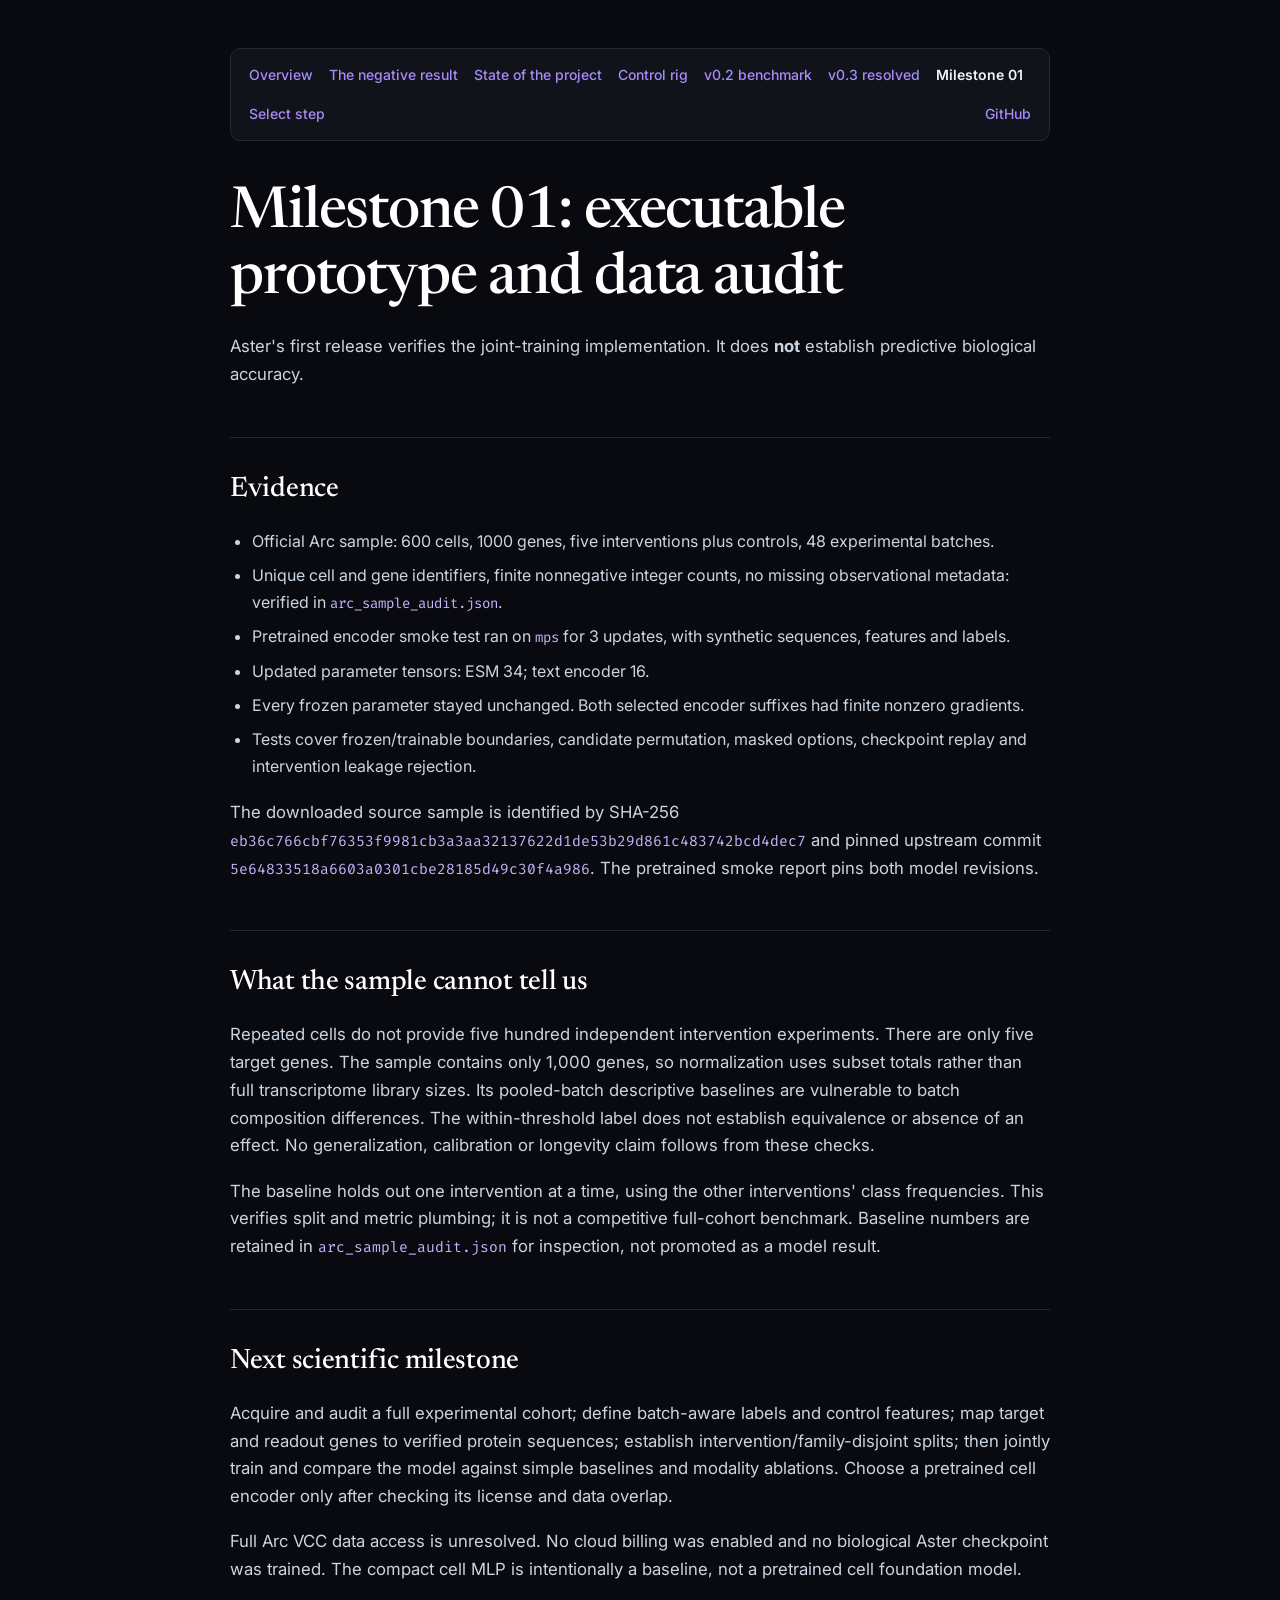
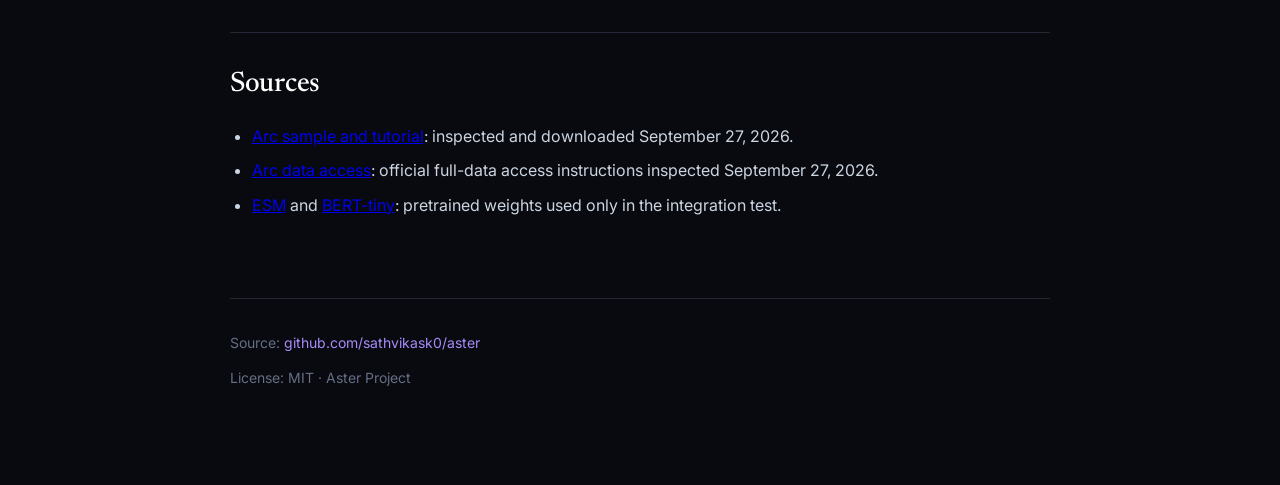
<file: docs/milestone.html>
<!DOCTYPE html>
<html lang="en">
<head>
  <meta charset="UTF-8" />
  <meta name="viewport" content="width=device-width, initial-scale=1.0" />
  <title>Milestone 01 · Aster</title>
  <meta name="description" content="First executable prototype and the Arc sample data audit." />
  <link rel="preconnect" href="https://fonts.googleapis.com">
  <link rel="preconnect" href="https://fonts.gstatic.com" crossorigin>
  <link href="https://fonts.googleapis.com/css2?family=Fira+Code:wght@400;500;600&family=Inter:wght@400;500;600;700&family=Newsreader:ital,opsz,wght@0,6..72,400;0,6..72,500;0,6..72,600;1,6..72,400&display=swap" rel="stylesheet">
  <link rel="stylesheet" href="style.css" />
</head>
<body>
  <main class="container">
    <nav class="doc-nav">
      <a href="index.html">Overview</a>
      <a href="negative-result.html">The negative result</a>
      <a href="state.html">State of the project</a>
      <a href="rig.html">Control rig</a>
      <a href="resolution.html">v0.2 benchmark</a>
      <a href="in-progress.html">v0.3 resolved</a>
      <a href="milestone.html" class="here">Milestone 01</a>
      <a href="select-step.html">Select step</a>
      <span class="spacer"></span>
      <a href="https://github.com/sathvikask0/aster">GitHub</a>
    </nav>
    <article>
      <h1>Milestone 01: executable prototype and data audit</h1>
      <p>Aster's first release verifies the joint-training implementation. It does <strong>not</strong> establish predictive biological accuracy.</p>
      <h2>Evidence</h2>
      <ul><li>Official Arc sample: 600 cells, 1000 genes, five interventions plus controls, 48 experimental batches.</li><li>Unique cell and gene identifiers, finite nonnegative integer counts, no missing observational metadata: verified in <code>arc_sample_audit.json</code>.</li><li>Pretrained encoder smoke test ran on <code>mps</code> for 3 updates, with synthetic sequences, features and labels.</li><li>Updated parameter tensors: ESM 34; text encoder 16.</li><li>Every frozen parameter stayed unchanged. Both selected encoder suffixes had finite nonzero gradients.</li><li>Tests cover frozen/trainable boundaries, candidate permutation, masked options, checkpoint replay and intervention leakage rejection.</li></ul>
      <p>The downloaded source sample is identified by SHA-256 <code>eb36c766cbf76353f9981cb3a3aa32137622d1de53b29d861c483742bcd4dec7</code> and pinned upstream commit <code>5e64833518a6603a0301cbe28185d49c30f4a986</code>. The pretrained smoke report pins both model revisions.</p>
      <h2>What the sample cannot tell us</h2>
      <p>Repeated cells do not provide five hundred independent intervention experiments. There are only five target genes. The sample contains only 1,000 genes, so normalization uses subset totals rather than full transcriptome library sizes. Its pooled-batch descriptive baselines are vulnerable to batch composition differences. The within-threshold label does not establish equivalence or absence of an effect. No generalization, calibration or longevity claim follows from these checks.</p>
      <p>The baseline holds out one intervention at a time, using the other interventions' class frequencies. This verifies split and metric plumbing; it is not a competitive full-cohort benchmark. Baseline numbers are retained in <code>arc_sample_audit.json</code> for inspection, not promoted as a model result.</p>
      <h2>Next scientific milestone</h2>
      <p>Acquire and audit a full experimental cohort; define batch-aware labels and control features; map target and readout genes to verified protein sequences; establish intervention/family-disjoint splits; then jointly train and compare the model against simple baselines and modality ablations. Choose a pretrained cell encoder only after checking its license and data overlap.</p>
      <p>Full Arc VCC data access is unresolved. No cloud billing was enabled and no biological Aster checkpoint was trained. The compact cell MLP is intentionally a baseline, not a pretrained cell foundation model.</p>
      <h2>Sources</h2>
      <ul><li><a href="https://github.com/ArcInstitute/cell-eval2/tree/5e64833518a6603a0301cbe28185d49c30f4a986/docs">Arc sample and tutorial</a>: inspected and downloaded September 27, 2026.</li><li><a href="https://github.com/ArcInstitute/arc-virtual-cell-atlas">Arc data access</a>: official full-data access instructions inspected September 27, 2026.</li><li><a href="https://github.com/facebookresearch/esm">ESM</a> and <a href="https://huggingface.co/prajjwal1/bert-tiny">BERT-tiny</a>: pretrained weights used only in the integration test.</li></ul>
    </article>

    <footer>
      <div>Source: <a href="https://github.com/sathvikask0/aster" target="_blank" rel="noopener">github.com/sathvikask0/aster</a></div>
      <div>License: MIT · Aster Project</div>
    </footer>
  </main>
</body>
</html>
</file>
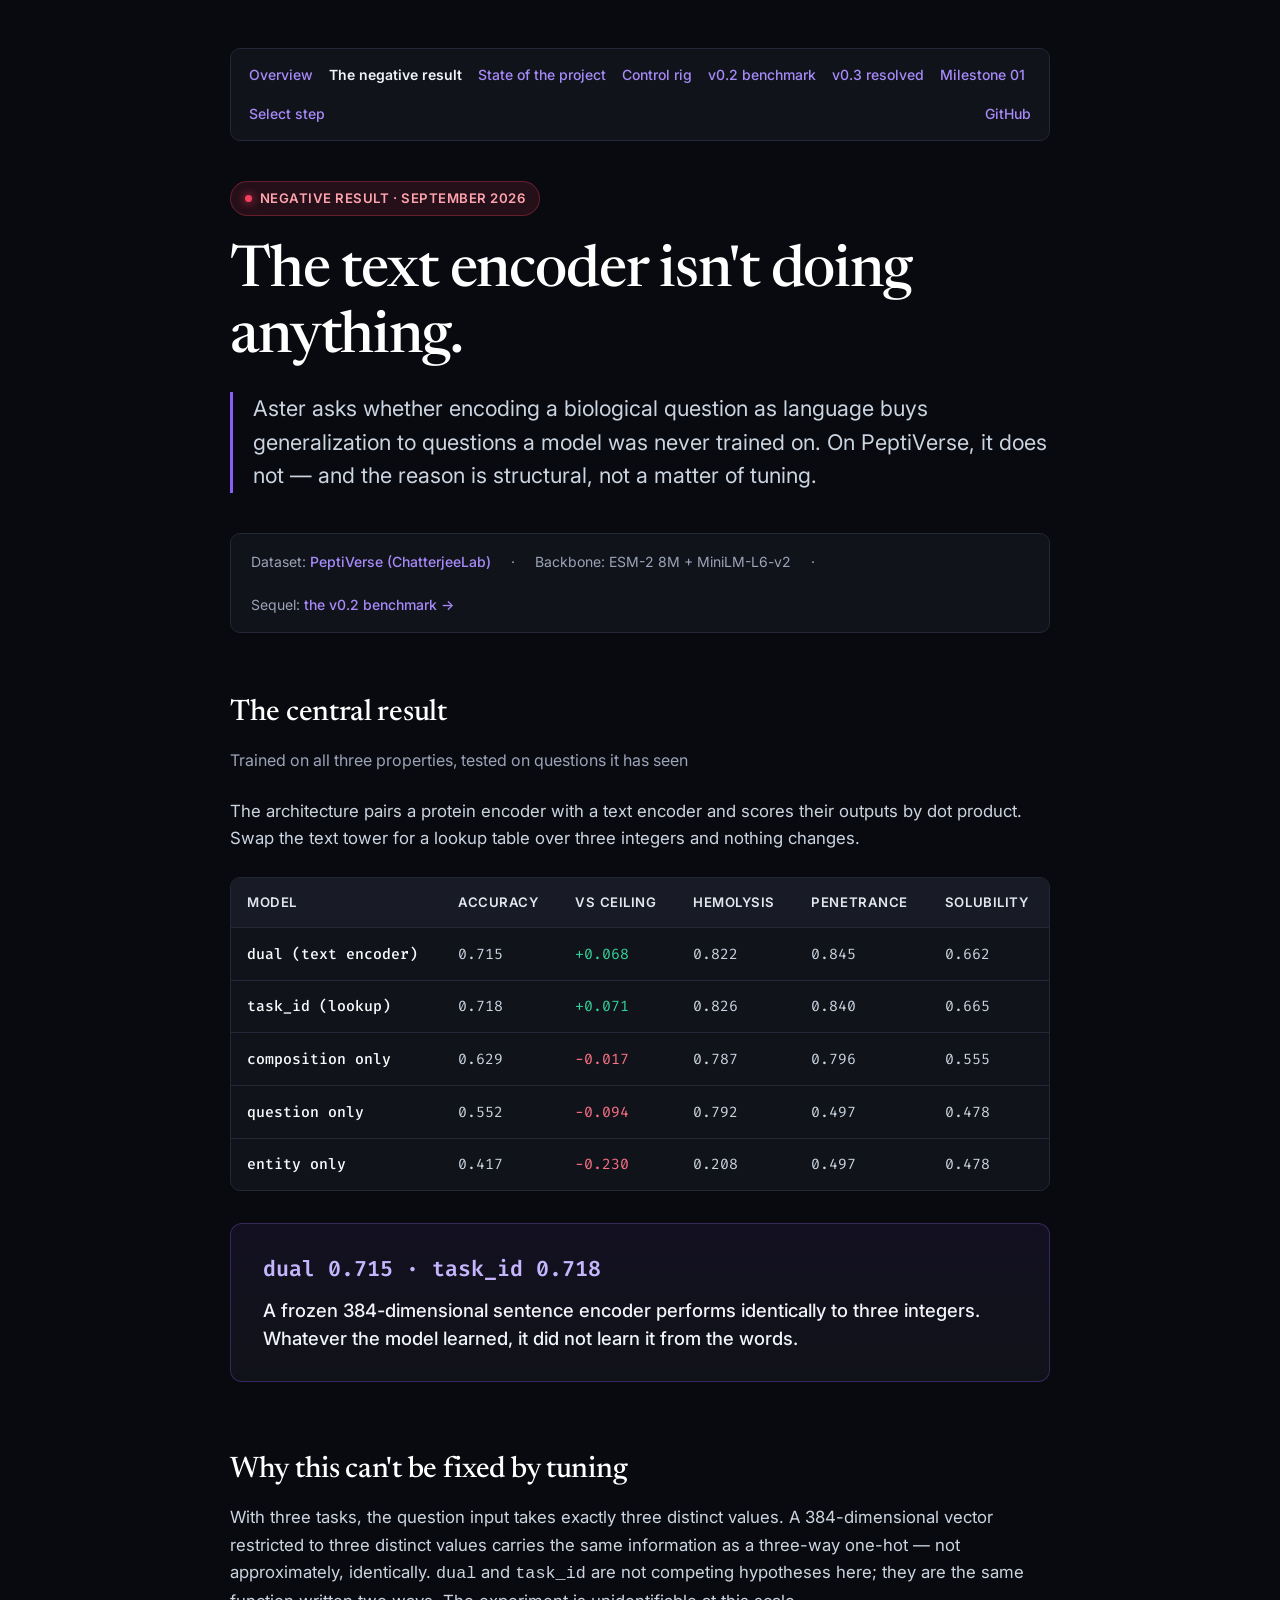
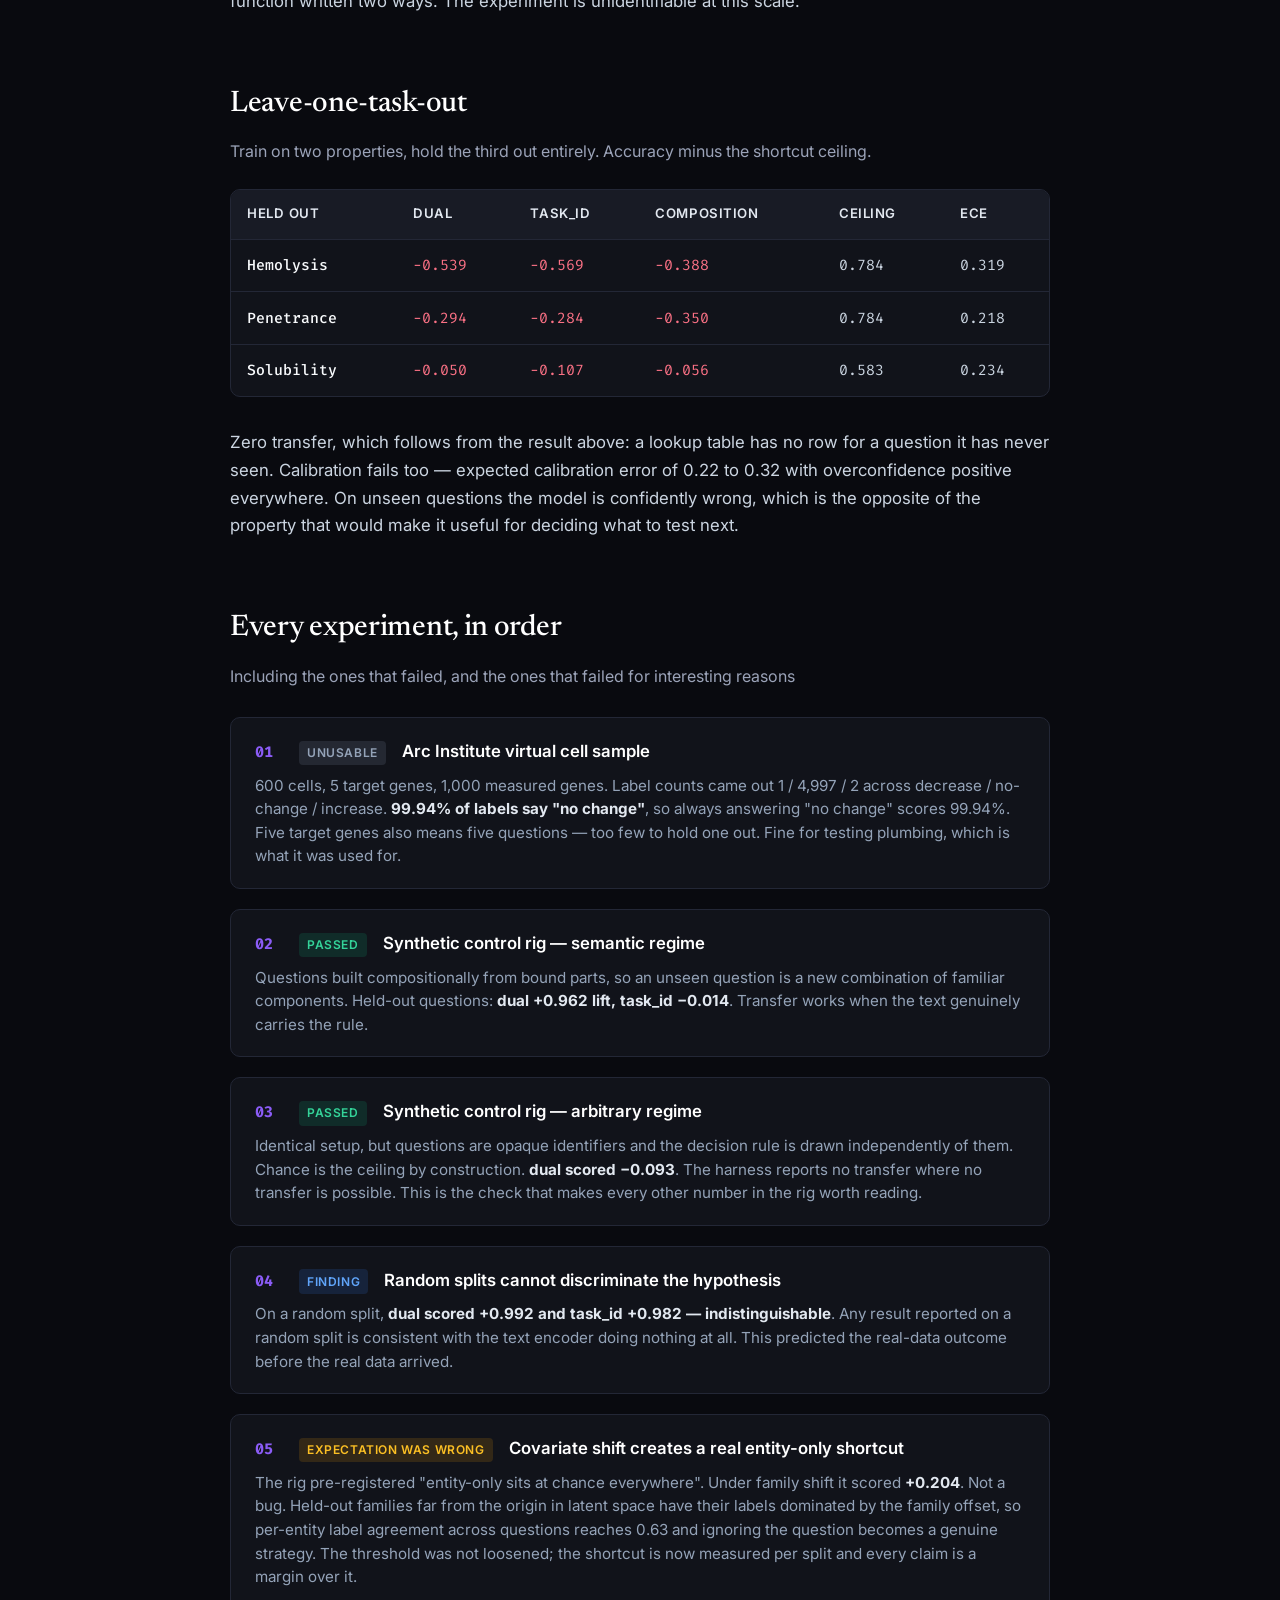
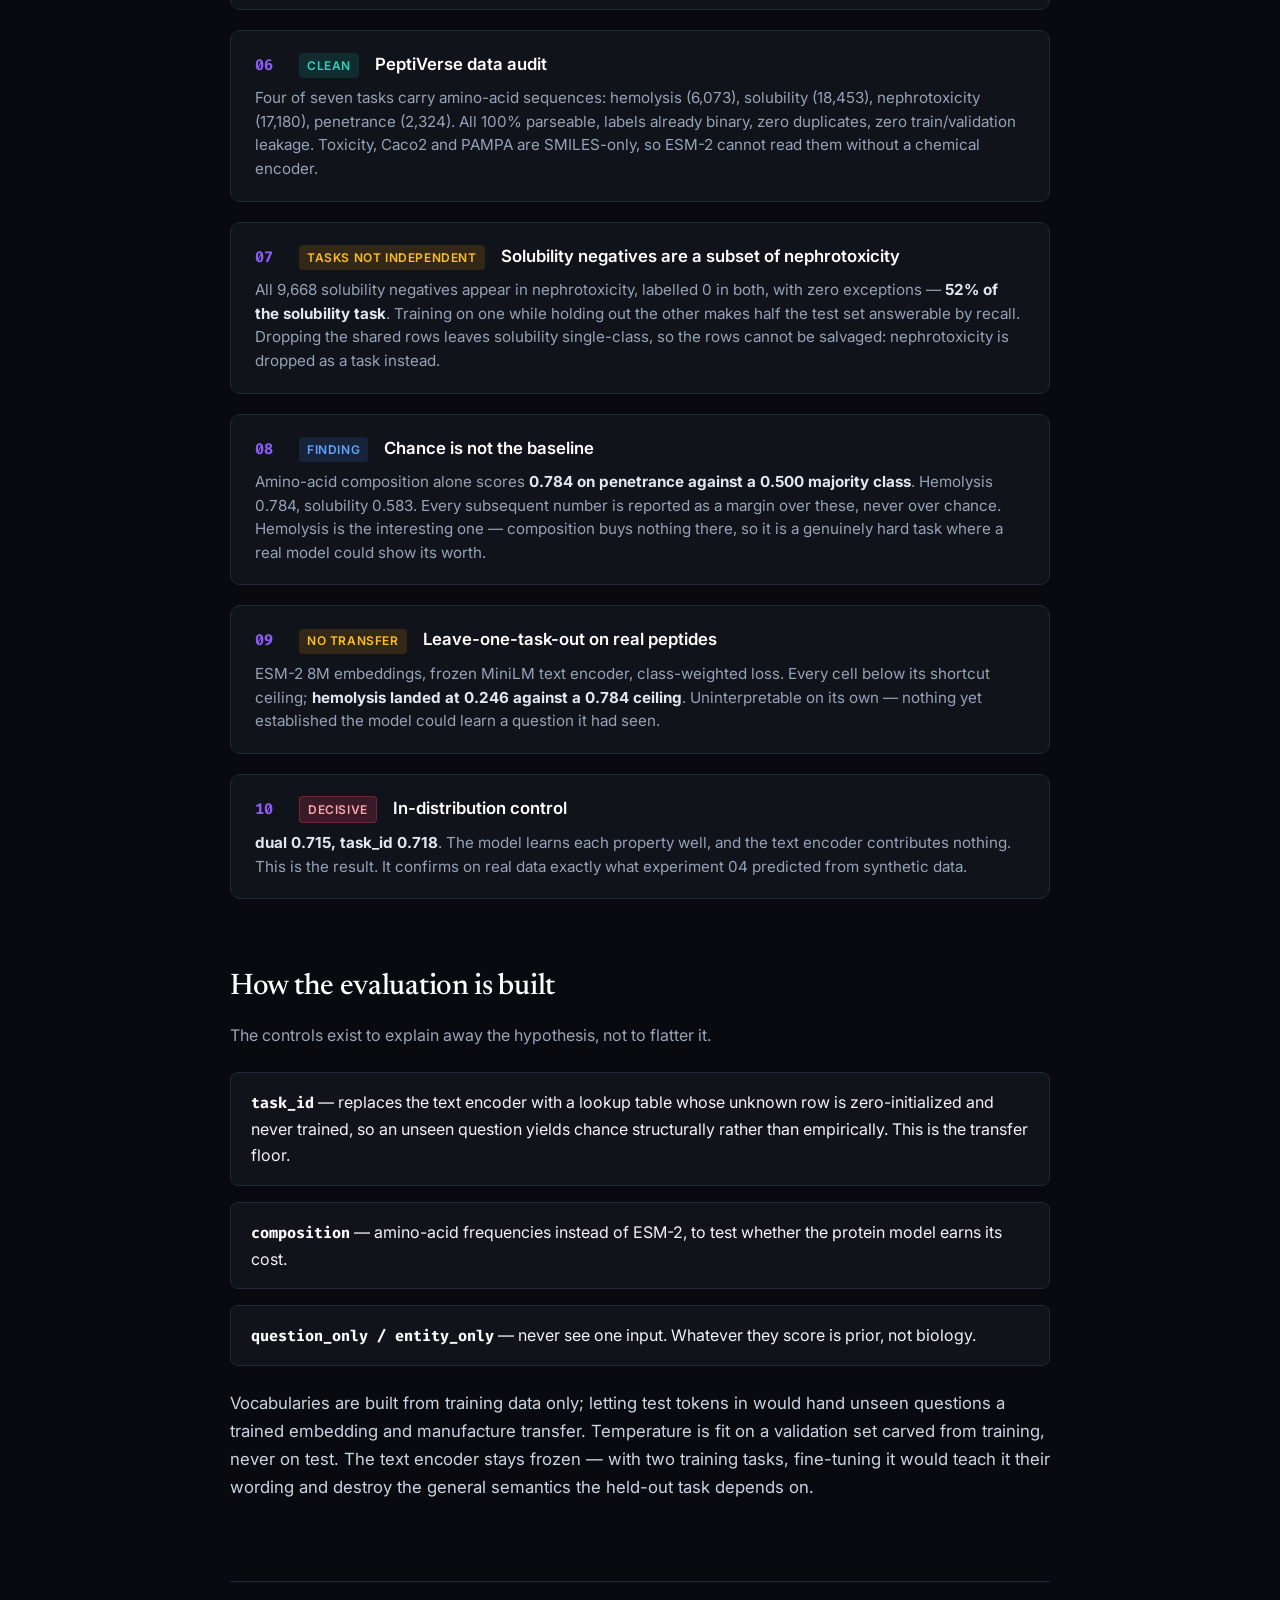
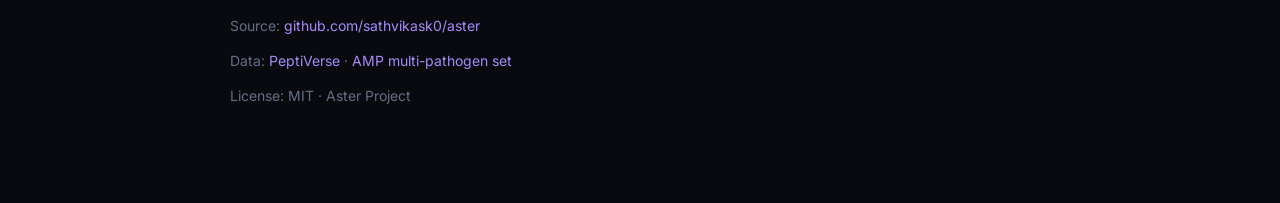
<file: docs/negative-result.html>
<!DOCTYPE html>
<html lang="en">
<head>
  <meta charset="UTF-8" />
  <meta name="viewport" content="width=device-width, initial-scale=1.0" />
  <title>The text encoder isn't doing anything &middot; Aster</title>
  <meta name="description" content="Aster asks whether encoding a biological question as language buys generalization to questions a model was never trained on. On PeptiVerse, it does not." />
  <link rel="preconnect" href="https://fonts.googleapis.com">
  <link rel="preconnect" href="https://fonts.gstatic.com" crossorigin>
  <link href="https://fonts.googleapis.com/css2?family=Fira+Code:wght@400;500;600&family=Inter:wght@400;500;600;700&family=Newsreader:ital,opsz,wght@0,6..72,400;0,6..72,500;0,6..72,600;1,6..72,400&display=swap" rel="stylesheet">
  <link rel="stylesheet" href="style.css" />
</head>
<body>
  <main class="container">
    <nav class="doc-nav">
      <a href="index.html">Overview</a>
      <a href="negative-result.html" class="here">The negative result</a>
      <a href="state.html">State of the project</a>
      <a href="rig.html">Control rig</a>
      <a href="resolution.html">v0.2 benchmark</a>
      <a href="in-progress.html">v0.3 resolved</a>
      <a href="milestone.html">Milestone 01</a>
      <a href="select-step.html">Select step</a>
      <span class="spacer"></span>
      <a href="https://github.com/sathvikask0/aster">GitHub</a>
    </nav>
    <header>
      <div class="badge">
        <span class="badge-dot"></span>
        Negative result &middot; September 2026
      </div>
      <h1>The text encoder isn't doing anything.</h1>
      <p class="lead">
        Aster asks whether encoding a biological question as language buys generalization to questions a model was never trained on. On PeptiVerse, it does not &mdash; and the reason is structural, not a matter of tuning.
      </p>

      <div class="meta-bar">
        <span>Dataset: <a href="https://huggingface.co/datasets/ChatterjeeLab/PeptiVerse_data" target="_blank" rel="noopener">PeptiVerse (ChatterjeeLab)</a></span>
        <span>&middot;</span>
        <span>Backbone: ESM-2 8M + MiniLM-L6-v2</span>
        <span>&middot;</span>
        <span>Sequel: <a href="resolution.html">the v0.2 benchmark &rarr;</a></span>
      </div>
    </header>

<!-- The central result -->
    <section id="central-result">
      <h2>The central result</h2>
      <p class="section-desc">Trained on all three properties, tested on questions it has seen</p>
      
      <p>
        The architecture pairs a protein encoder with a text encoder and scores their outputs by dot product. Swap the text tower for a lookup table over three integers and nothing changes.
      </p>

      <div class="table-wrapper">
        <table>
          <thead>
            <tr>
              <th>Model</th>
              <th>Accuracy</th>
              <th>vs ceiling</th>
              <th>Hemolysis</th>
              <th>Penetrance</th>
              <th>Solubility</th>
            </tr>
          </thead>
          <tbody>
            <tr>
              <td class="model-name">dual (text encoder)</td>
              <td class="num">0.715</td>
              <td class="delta-pos">+0.068</td>
              <td class="num">0.822</td>
              <td class="num">0.845</td>
              <td class="num">0.662</td>
            </tr>
            <tr>
              <td class="model-name">task_id (lookup)</td>
              <td class="num">0.718</td>
              <td class="delta-pos">+0.071</td>
              <td class="num">0.826</td>
              <td class="num">0.840</td>
              <td class="num">0.665</td>
            </tr>
            <tr>
              <td class="model-name">composition only</td>
              <td class="num">0.629</td>
              <td class="delta-neg">−0.017</td>
              <td class="num">0.787</td>
              <td class="num">0.796</td>
              <td class="num">0.555</td>
            </tr>
            <tr>
              <td class="model-name">question only</td>
              <td class="num">0.552</td>
              <td class="delta-neg">−0.094</td>
              <td class="num">0.792</td>
              <td class="num">0.497</td>
              <td class="num">0.478</td>
            </tr>
            <tr>
              <td class="model-name">entity only</td>
              <td class="num">0.417</td>
              <td class="delta-neg">−0.230</td>
              <td class="num">0.208</td>
              <td class="num">0.497</td>
              <td class="num">0.478</td>
            </tr>
          </tbody>
        </table>
      </div>

      <div class="highlight-card">
        <div class="highlight-stat">dual 0.715 · task_id 0.718</div>
        <div class="highlight-text">
          A frozen 384-dimensional sentence encoder performs identically to three integers. Whatever the model learned, it did not learn it from the words.
        </div>
      </div>
    </section>

<!-- Why this can't be fixed by tuning -->
    <section id="tuning-limits">
      <h2>Why this can't be fixed by tuning</h2>
      <p>
        With three tasks, the question input takes exactly three distinct values. A 384-dimensional vector restricted to three distinct values carries the same information as a three-way one-hot — not approximately, identically. <code>dual</code> and <code>task_id</code> are not competing hypotheses here; they are the same function written two ways. The experiment is unidentifiable at this scale.
      </p>
    </section>

<!-- Leave-one-task-out -->
    <section id="leave-one-out">
      <h2>Leave-one-task-out</h2>
      <p class="section-desc">Train on two properties, hold the third out entirely. Accuracy minus the shortcut ceiling.</p>

      <div class="table-wrapper">
        <table>
          <thead>
            <tr>
              <th>Held out</th>
              <th>dual</th>
              <th>task_id</th>
              <th>composition</th>
              <th>Ceiling</th>
              <th>ECE</th>
            </tr>
          </thead>
          <tbody>
            <tr>
              <td class="model-name">Hemolysis</td>
              <td class="delta-neg">−0.539</td>
              <td class="delta-neg">−0.569</td>
              <td class="delta-neg">−0.388</td>
              <td class="num">0.784</td>
              <td class="num">0.319</td>
            </tr>
            <tr>
              <td class="model-name">Penetrance</td>
              <td class="delta-neg">−0.294</td>
              <td class="delta-neg">−0.284</td>
              <td class="delta-neg">−0.350</td>
              <td class="num">0.784</td>
              <td class="num">0.218</td>
            </tr>
            <tr>
              <td class="model-name">Solubility</td>
              <td class="delta-neg">−0.050</td>
              <td class="delta-neg">−0.107</td>
              <td class="delta-neg">−0.056</td>
              <td class="num">0.583</td>
              <td class="num">0.234</td>
            </tr>
          </tbody>
        </table>
      </div>

      <p>
        Zero transfer, which follows from the result above: a lookup table has no row for a question it has never seen. Calibration fails too — expected calibration error of 0.22 to 0.32 with overconfidence positive everywhere. On unseen questions the model is confidently wrong, which is the opposite of the property that would make it useful for deciding what to test next.
      </p>
    </section>

<!-- Every experiment, in order -->
    <section id="experiments-chronology">
      <h2>Every experiment, in order</h2>
      <p class="section-desc">Including the ones that failed, and the ones that failed for interesting reasons</p>

      <div class="timeline">
        <div class="exp-card">
          <div class="exp-header">
            <span class="exp-num">01</span>
            <span class="exp-tag tag-unusable">Unusable</span>
            <span class="exp-title">Arc Institute virtual cell sample</span>
          </div>
          <div class="exp-body">
            600 cells, 5 target genes, 1,000 measured genes. Label counts came out 1 / 4,997 / 2 across decrease / no-change / increase. <strong>99.94% of labels say "no change"</strong>, so always answering "no change" scores 99.94%. Five target genes also means five questions — too few to hold one out. Fine for testing plumbing, which is what it was used for.
          </div>
        </div>

        <div class="exp-card">
          <div class="exp-header">
            <span class="exp-num">02</span>
            <span class="exp-tag tag-passed">Passed</span>
            <span class="exp-title">Synthetic control rig — semantic regime</span>
          </div>
          <div class="exp-body">
            Questions built compositionally from bound parts, so an unseen question is a new combination of familiar components. Held-out questions: <strong>dual +0.962 lift, task_id −0.014</strong>. Transfer works when the text genuinely carries the rule.
          </div>
        </div>

        <div class="exp-card">
          <div class="exp-header">
            <span class="exp-num">03</span>
            <span class="exp-tag tag-passed">Passed</span>
            <span class="exp-title">Synthetic control rig — arbitrary regime</span>
          </div>
          <div class="exp-body">
            Identical setup, but questions are opaque identifiers and the decision rule is drawn independently of them. Chance is the ceiling by construction. <strong>dual scored −0.093</strong>. The harness reports no transfer where no transfer is possible. This is the check that makes every other number in the rig worth reading.
          </div>
        </div>

        <div class="exp-card">
          <div class="exp-header">
            <span class="exp-num">04</span>
            <span class="exp-tag tag-finding">Finding</span>
            <span class="exp-title">Random splits cannot discriminate the hypothesis</span>
          </div>
          <div class="exp-body">
            On a random split, <strong>dual scored +0.992 and task_id +0.982 — indistinguishable</strong>. Any result reported on a random split is consistent with the text encoder doing nothing at all. This predicted the real-data outcome before the real data arrived.
          </div>
        </div>

        <div class="exp-card">
          <div class="exp-header">
            <span class="exp-num">05</span>
            <span class="exp-tag tag-wrong">Expectation was wrong</span>
            <span class="exp-title">Covariate shift creates a real entity-only shortcut</span>
          </div>
          <div class="exp-body">
            The rig pre-registered "entity-only sits at chance everywhere". Under family shift it scored <strong>+0.204</strong>. Not a bug. Held-out families far from the origin in latent space have their labels dominated by the family offset, so per-entity label agreement across questions reaches 0.63 and ignoring the question becomes a genuine strategy. The threshold was not loosened; the shortcut is now measured per split and every claim is a margin over it.
          </div>
        </div>

        <div class="exp-card">
          <div class="exp-header">
            <span class="exp-num">06</span>
            <span class="exp-tag tag-clean">Clean</span>
            <span class="exp-title">PeptiVerse data audit</span>
          </div>
          <div class="exp-body">
            Four of seven tasks carry amino-acid sequences: hemolysis (6,073), solubility (18,453), nephrotoxicity (17,180), penetrance (2,324). All 100% parseable, labels already binary, zero duplicates, zero train/validation leakage. Toxicity, Caco2 and PAMPA are SMILES-only, so ESM-2 cannot read them without a chemical encoder.
          </div>
        </div>

        <div class="exp-card">
          <div class="exp-header">
            <span class="exp-num">07</span>
            <span class="exp-tag tag-wrong">Tasks not independent</span>
            <span class="exp-title">Solubility negatives are a subset of nephrotoxicity</span>
          </div>
          <div class="exp-body">
            All 9,668 solubility negatives appear in nephrotoxicity, labelled 0 in both, with zero exceptions — <strong>52% of the solubility task</strong>. Training on one while holding out the other makes half the test set answerable by recall. Dropping the shared rows leaves solubility single-class, so the rows cannot be salvaged: nephrotoxicity is dropped as a task instead.
          </div>
        </div>

        <div class="exp-card">
          <div class="exp-header">
            <span class="exp-num">08</span>
            <span class="exp-tag tag-finding">Finding</span>
            <span class="exp-title">Chance is not the baseline</span>
          </div>
          <div class="exp-body">
            Amino-acid composition alone scores <strong>0.784 on penetrance against a 0.500 majority class</strong>. Hemolysis 0.784, solubility 0.583. Every subsequent number is reported as a margin over these, never over chance. Hemolysis is the interesting one — composition buys nothing there, so it is a genuinely hard task where a real model could show its worth.
          </div>
        </div>

        <div class="exp-card">
          <div class="exp-header">
            <span class="exp-num">09</span>
            <span class="exp-tag tag-wrong">No transfer</span>
            <span class="exp-title">Leave-one-task-out on real peptides</span>
          </div>
          <div class="exp-body">
            ESM-2 8M embeddings, frozen MiniLM text encoder, class-weighted loss. Every cell below its shortcut ceiling; <strong>hemolysis landed at 0.246 against a 0.784 ceiling</strong>. Uninterpretable on its own — nothing yet established the model could learn a question it had seen.
          </div>
        </div>

        <div class="exp-card">
          <div class="exp-header">
            <span class="exp-num">10</span>
            <span class="exp-tag tag-decisive">Decisive</span>
            <span class="exp-title">In-distribution control</span>
          </div>
          <div class="exp-body">
            <strong>dual 0.715, task_id 0.718</strong>. The model learns each property well, and the text encoder contributes nothing. This is the result. It confirms on real data exactly what experiment 04 predicted from synthetic data.
          </div>
        </div>
      </div>
    </section>

<!-- How the evaluation is built -->
    <section id="evaluation-design">
      <h2>How the evaluation is built</h2>
      <p class="section-desc">The controls exist to explain away the hypothesis, not to flatter it.</p>

      <ul class="controls-list">
        <li>
          <strong>task_id</strong> — replaces the text encoder with a lookup table whose unknown row is zero-initialized and never trained, so an unseen question yields chance structurally rather than empirically. This is the transfer floor.
        </li>
        <li>
          <strong>composition</strong> — amino-acid frequencies instead of ESM-2, to test whether the protein model earns its cost.
        </li>
        <li>
          <strong>question_only / entity_only</strong> — never see one input. Whatever they score is prior, not biology.
        </li>
      </ul>

      <p>
        Vocabularies are built from training data only; letting test tokens in would hand unseen questions a trained embedding and manufacture transfer. Temperature is fit on a validation set carved from training, never on test. The text encoder stays frozen — with two training tasks, fine-tuning it would teach it their wording and destroy the general semantics the held-out task depends on.
      </p>
    </section>
    <footer>
      <div>Source: <a href="https://github.com/sathvikask0/aster" target="_blank" rel="noopener">github.com/sathvikask0/aster</a></div>
      <div>Data: <a href="https://huggingface.co/datasets/ChatterjeeLab/PeptiVerse_data" target="_blank" rel="noopener">PeptiVerse</a> &middot; <a href="https://github.com/wyky481l/KPPepGen" target="_blank" rel="noopener">AMP multi-pathogen set</a></div>
      <div>License: MIT &middot; Aster Project</div>
    </footer>
  </main>
</body>
</html>
</file>
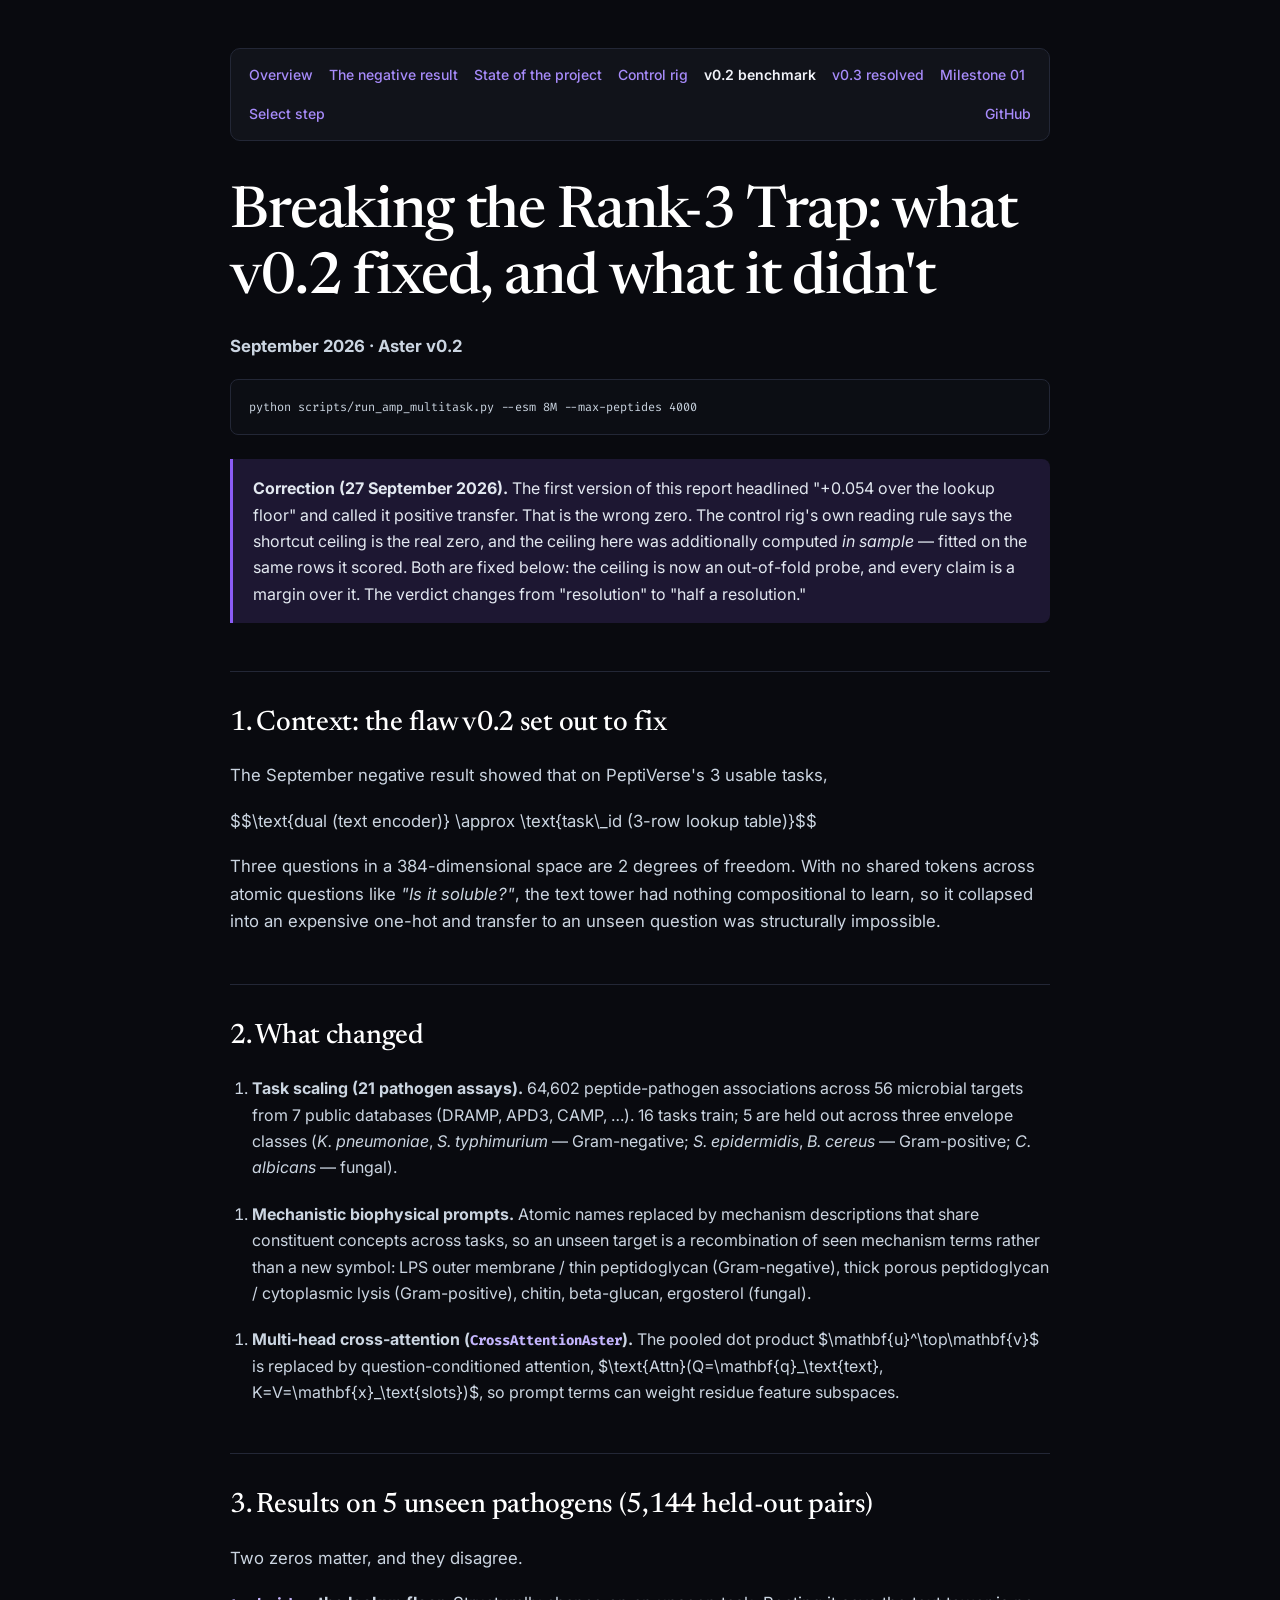
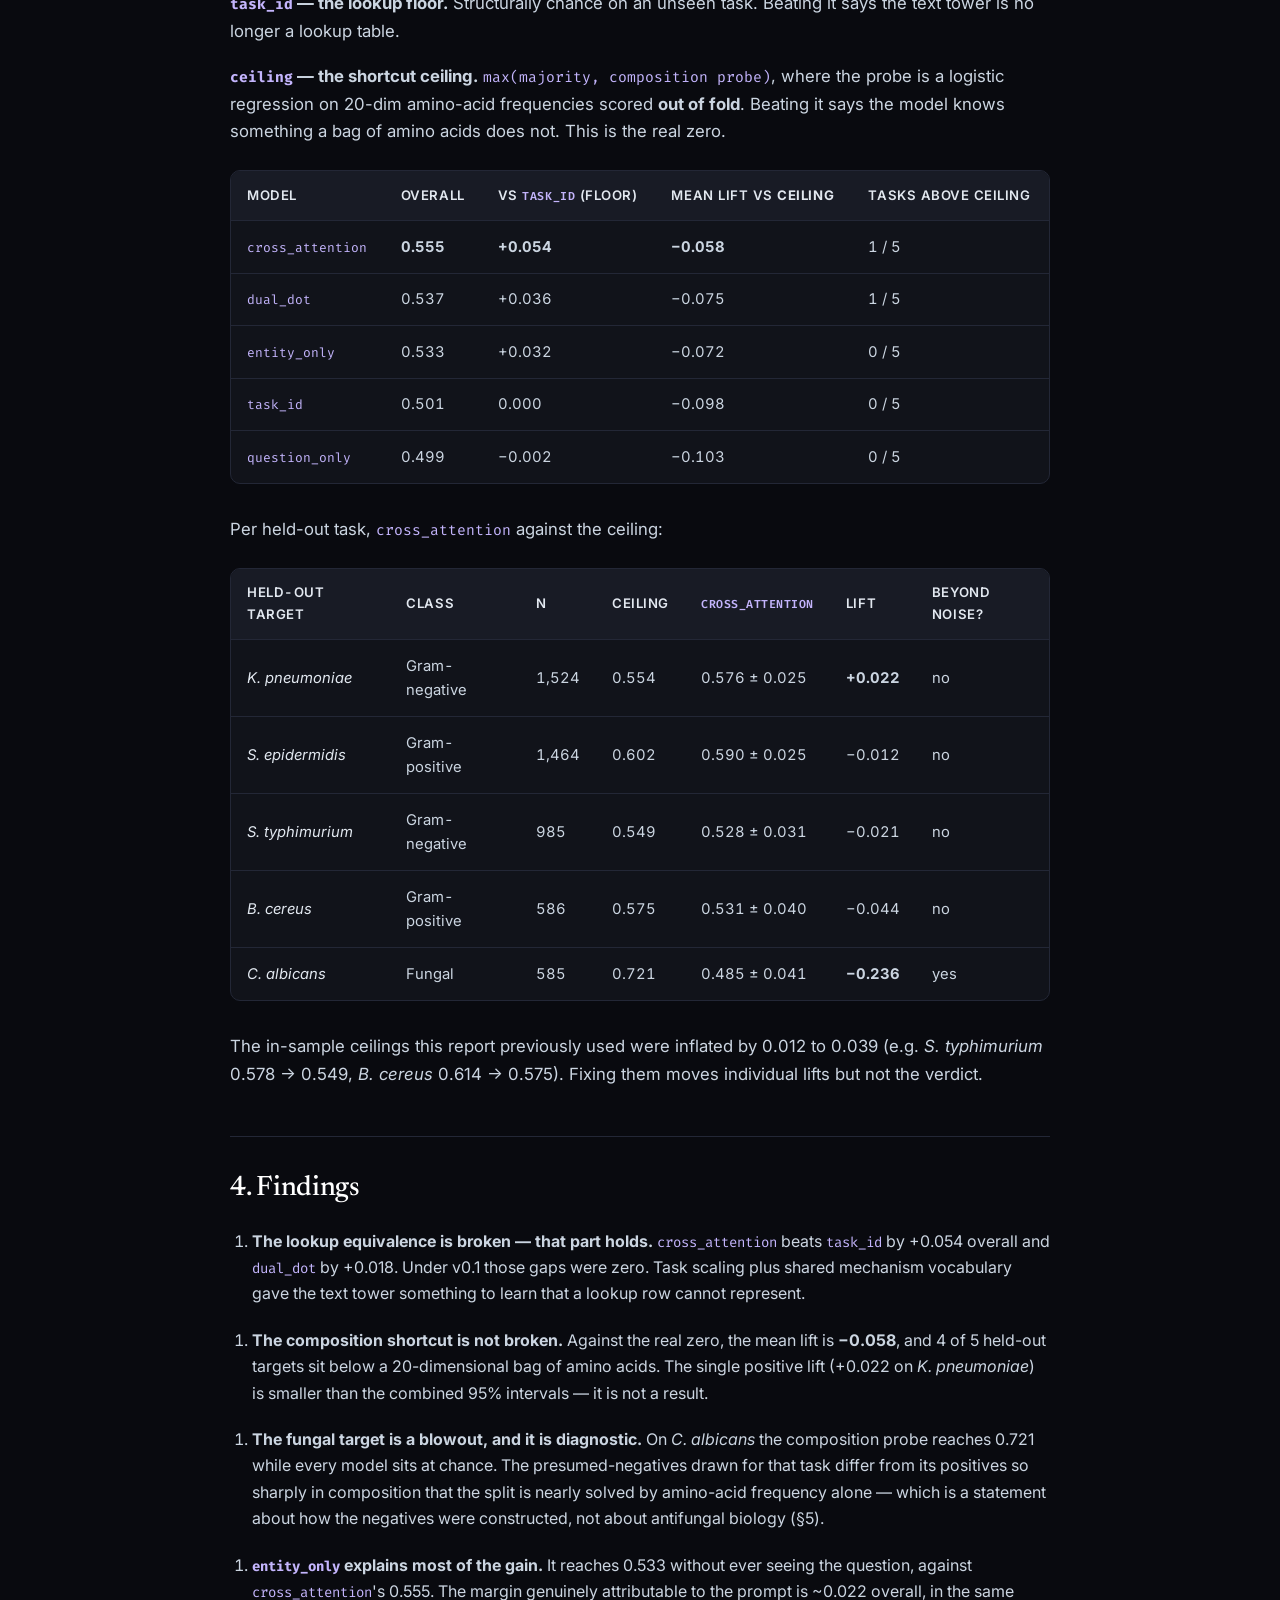
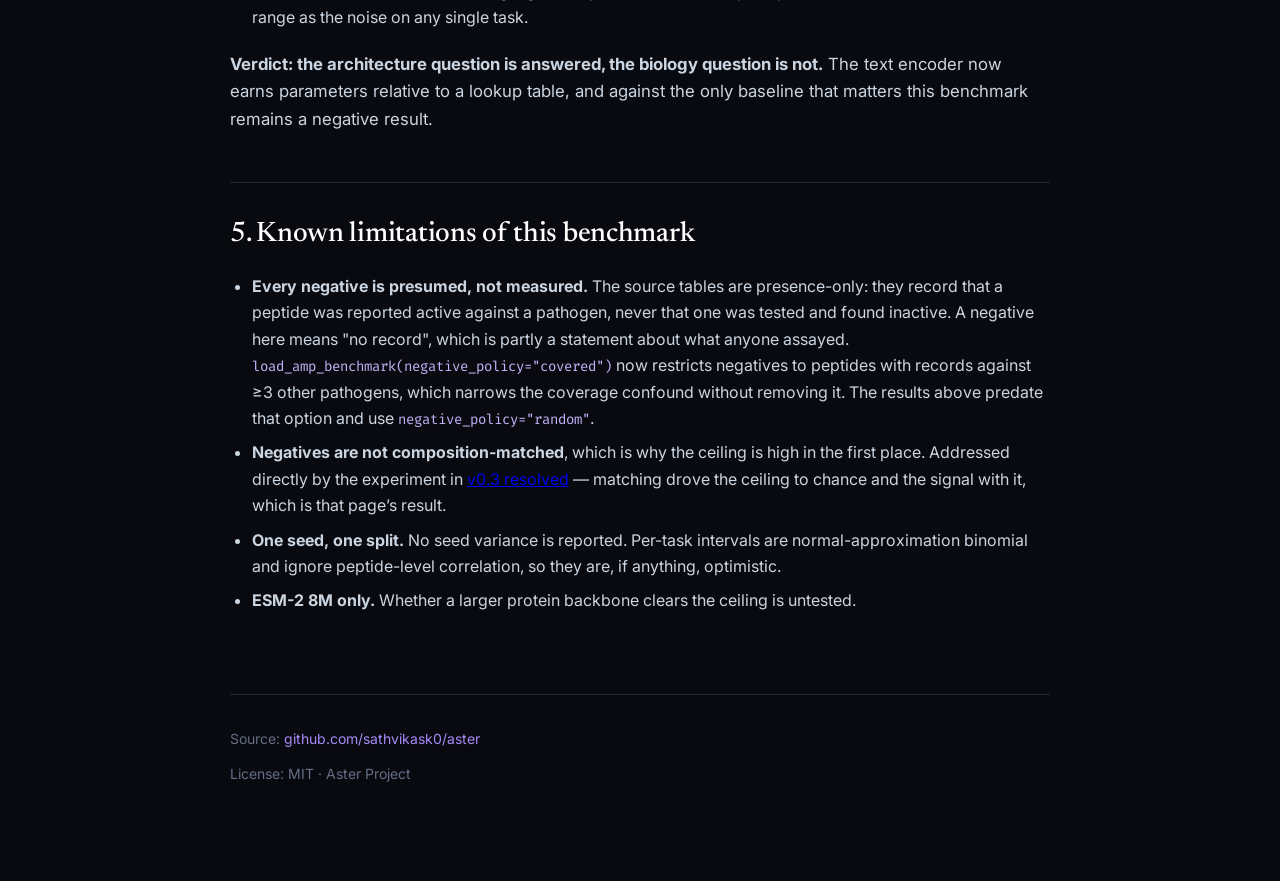
<file: docs/resolution.html>
<!DOCTYPE html>
<html lang="en">
<head>
  <meta charset="UTF-8" />
  <meta name="viewport" content="width=device-width, initial-scale=1.0" />
  <title>v0.2 multi-task benchmark · Aster</title>
  <meta name="description" content="Task scaling breaks the lookup equivalence; the composition shortcut survives." />
  <link rel="preconnect" href="https://fonts.googleapis.com">
  <link rel="preconnect" href="https://fonts.gstatic.com" crossorigin>
  <link href="https://fonts.googleapis.com/css2?family=Fira+Code:wght@400;500;600&family=Inter:wght@400;500;600;700&family=Newsreader:ital,opsz,wght@0,6..72,400;0,6..72,500;0,6..72,600;1,6..72,400&display=swap" rel="stylesheet">
  <link rel="stylesheet" href="style.css" />
</head>
<body>
  <main class="container">
    <nav class="doc-nav">
      <a href="index.html">Overview</a>
      <a href="negative-result.html">The negative result</a>
      <a href="state.html">State of the project</a>
      <a href="rig.html">Control rig</a>
      <a href="resolution.html" class="here">v0.2 benchmark</a>
      <a href="in-progress.html">v0.3 resolved</a>
      <a href="milestone.html">Milestone 01</a>
      <a href="select-step.html">Select step</a>
      <span class="spacer"></span>
      <a href="https://github.com/sathvikask0/aster">GitHub</a>
    </nav>
    <article>
      <h1>Breaking the Rank-3 Trap: what v0.2 fixed, and what it didn't</h1>
      <p><strong>September 2026 · Aster v0.2</strong></p>
      <pre><code>python scripts/run_amp_multitask.py --esm 8M --max-peptides 4000</code></pre>
      <div class="callout"><strong>Correction (27 September 2026).</strong> The first version of this report headlined "+0.054 over the lookup floor" and called it positive transfer. That is the wrong zero. The control rig's own reading rule says the shortcut ceiling is the real zero, and the ceiling here was additionally computed <em>in sample</em> — fitted on the same rows it scored. Both are fixed below: the ceiling is now an out-of-fold probe, and every claim is a margin over it. The verdict changes from "resolution" to "half a resolution."</div>
      <hr />
      <h2>1. Context: the flaw v0.2 set out to fix</h2>
      <p>The September negative result showed that on PeptiVerse's 3 usable tasks,</p>
      <p>$$\text{dual (text encoder)} \approx \text{task\_id (3-row lookup table)}$$</p>
      <p>Three questions in a 384-dimensional space are 2 degrees of freedom. With no shared tokens across atomic questions like <em>"Is it soluble?"</em>, the text tower had nothing compositional to learn, so it collapsed into an expensive one-hot and transfer to an unseen question was structurally impossible.</p>
      <hr />
      <h2>2. What changed</h2>
      <ol><li><strong>Task scaling (21 pathogen assays).</strong> 64,602 peptide-pathogen associations across 56 microbial targets from 7 public databases (DRAMP, APD3, CAMP, …). 16 tasks train; 5 are held out across three envelope classes (<em>K. pneumoniae</em>, <em>S. typhimurium</em> — Gram-negative; <em>S. epidermidis</em>, <em>B. cereus</em> — Gram-positive; <em>C. albicans</em> — fungal).</li></ol>
      <ol><li><strong>Mechanistic biophysical prompts.</strong> Atomic names replaced by mechanism descriptions that share constituent concepts across tasks, so an unseen target is a recombination of seen mechanism terms rather than a new symbol: LPS outer membrane / thin peptidoglycan (Gram-negative), thick porous peptidoglycan / cytoplasmic lysis (Gram-positive), chitin, beta-glucan, ergosterol (fungal).</li></ol>
      <ol><li><strong>Multi-head cross-attention (<code>CrossAttentionAster</code>).</strong> The pooled dot product $\mathbf{u}^\top\mathbf{v}$ is replaced by question-conditioned attention, $\text{Attn}(Q=\mathbf{q}_\text{text}, K=V=\mathbf{x}_\text{slots})$, so prompt terms can weight residue feature subspaces.</li></ol>
      <hr />
      <h2>3. Results on 5 unseen pathogens (5,144 held-out pairs)</h2>
      <p>Two zeros matter, and they disagree.</p>
      <p><strong><code>task_id</code> — the lookup floor.</strong> Structurally chance on an unseen task. Beating it says the text tower is no longer a lookup table.</p>
      <p><strong><code>ceiling</code> — the shortcut ceiling.</strong> <code>max(majority, composition probe)</code>, where the probe is a logistic regression on 20-dim amino-acid frequencies scored <strong>out of fold</strong>. Beating it says the model knows something a bag of amino acids does not. This is the real zero.</p>
      <div class="table-wrapper"><table><thead><tr><th>Model</th><th>Overall</th><th>vs <code>task_id</code> (floor)</th><th>Mean lift vs <strong>ceiling</strong></th><th>Tasks above ceiling</th></tr></thead><tbody><tr><td><code>cross_attention</code></td><td><strong>0.555</strong></td><td><strong>+0.054</strong></td><td><strong>−0.058</strong></td><td>1 / 5</td></tr><tr><td><code>dual_dot</code></td><td>0.537</td><td>+0.036</td><td>−0.075</td><td>1 / 5</td></tr><tr><td><code>entity_only</code></td><td>0.533</td><td>+0.032</td><td>−0.072</td><td>0 / 5</td></tr><tr><td><code>task_id</code></td><td>0.501</td><td>0.000</td><td>−0.098</td><td>0 / 5</td></tr><tr><td><code>question_only</code></td><td>0.499</td><td>−0.002</td><td>−0.103</td><td>0 / 5</td></tr></tbody></table></div>
      <p>Per held-out task, <code>cross_attention</code> against the ceiling:</p>
      <div class="table-wrapper"><table><thead><tr><th>Held-out target</th><th>Class</th><th>n</th><th>Ceiling</th><th><code>cross_attention</code></th><th>Lift</th><th>Beyond noise?</th></tr></thead><tbody><tr><td><em>K. pneumoniae</em></td><td>Gram-negative</td><td>1,524</td><td>0.554</td><td>0.576 ± 0.025</td><td><strong>+0.022</strong></td><td>no</td></tr><tr><td><em>S. epidermidis</em></td><td>Gram-positive</td><td>1,464</td><td>0.602</td><td>0.590 ± 0.025</td><td>−0.012</td><td>no</td></tr><tr><td><em>S. typhimurium</em></td><td>Gram-negative</td><td>985</td><td>0.549</td><td>0.528 ± 0.031</td><td>−0.021</td><td>no</td></tr><tr><td><em>B. cereus</em></td><td>Gram-positive</td><td>586</td><td>0.575</td><td>0.531 ± 0.040</td><td>−0.044</td><td>no</td></tr><tr><td><em>C. albicans</em></td><td>Fungal</td><td>585</td><td>0.721</td><td>0.485 ± 0.041</td><td><strong>−0.236</strong></td><td>yes</td></tr></tbody></table></div>
      <p>The in-sample ceilings this report previously used were inflated by 0.012 to 0.039 (e.g. <em>S. typhimurium</em> 0.578 → 0.549, <em>B. cereus</em> 0.614 → 0.575). Fixing them moves individual lifts but not the verdict.</p>
      <hr />
      <h2>4. Findings</h2>
      <ol><li><strong>The lookup equivalence is broken — that part holds.</strong> <code>cross_attention</code> beats <code>task_id</code> by +0.054 overall and <code>dual_dot</code> by +0.018. Under v0.1 those gaps were zero. Task scaling plus shared mechanism vocabulary gave the text tower something to learn that a lookup row cannot represent.</li></ol>
      <ol><li><strong>The composition shortcut is not broken.</strong> Against the real zero, the mean lift is <strong>−0.058</strong>, and 4 of 5 held-out targets sit below a 20-dimensional bag of amino acids. The single positive lift (+0.022 on <em>K. pneumoniae</em>) is smaller than the combined 95% intervals — it is not a result.</li></ol>
      <ol><li><strong>The fungal target is a blowout, and it is diagnostic.</strong> On <em>C. albicans</em> the composition probe reaches 0.721 while every model sits at chance. The presumed-negatives drawn for that task differ from its positives so sharply in composition that the split is nearly solved by amino-acid frequency alone — which is a statement about how the negatives were constructed, not about antifungal biology (§5).</li></ol>
      <ol><li><strong><code>entity_only</code> explains most of the gain.</strong> It reaches 0.533 without ever seeing the question, against <code>cross_attention</code>'s 0.555. The margin genuinely attributable to the prompt is ~0.022 overall, in the same range as the noise on any single task.</li></ol>
      <p><strong>Verdict: the architecture question is answered, the biology question is not.</strong> The text encoder now earns parameters relative to a lookup table, and against the only baseline that matters this benchmark remains a negative result.</p>
      <hr />
      <h2>5. Known limitations of this benchmark</h2>
      <ul><li><strong>Every negative is presumed, not measured.</strong> The source tables are presence-only: they record that a peptide was reported active against a pathogen, never that one was tested and found inactive. A negative here means "no record", which is partly a statement about what anyone assayed. <code>load_amp_benchmark(negative_policy="covered")</code> now restricts negatives to peptides with records against ≥3 other pathogens, which narrows the coverage confound without removing it. The results above predate that option and use <code>negative_policy="random"</code>.</li><li><strong>Negatives are not composition-matched</strong>, which is why the ceiling is high in the first place. Addressed directly by the experiment in <a href="in-progress.html">v0.3 resolved</a> &mdash; matching drove the ceiling to chance and the signal with it, which is that page&rsquo;s result.</li><li><strong>One seed, one split.</strong> No seed variance is reported. Per-task intervals are normal-approximation binomial and ignore peptide-level correlation, so they are, if anything, optimistic.</li><li><strong>ESM-2 8M only.</strong> Whether a larger protein backbone clears the ceiling is untested.</li></ul>
    </article>

    <footer>
      <div>Source: <a href="https://github.com/sathvikask0/aster" target="_blank" rel="noopener">github.com/sathvikask0/aster</a></div>
      <div>License: MIT · Aster Project</div>
    </footer>
  </main>
</body>
</html>
</file>
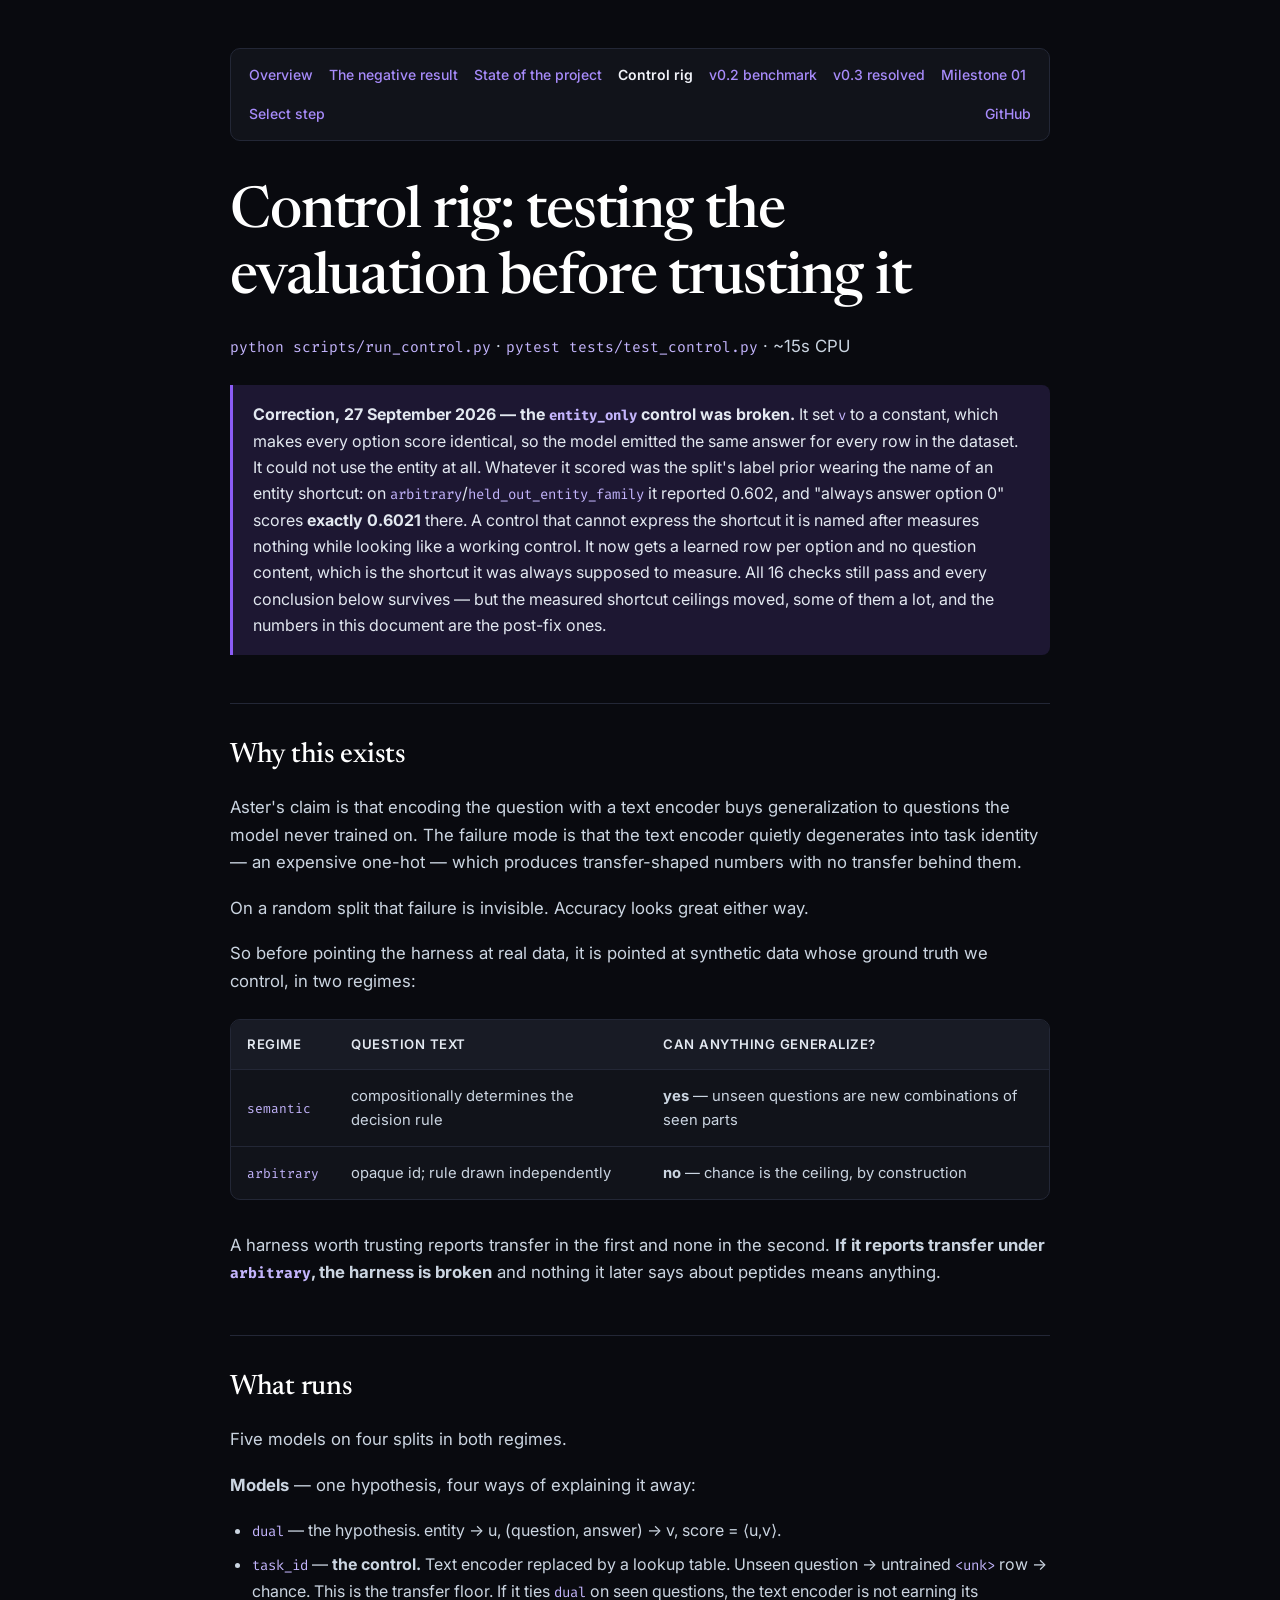
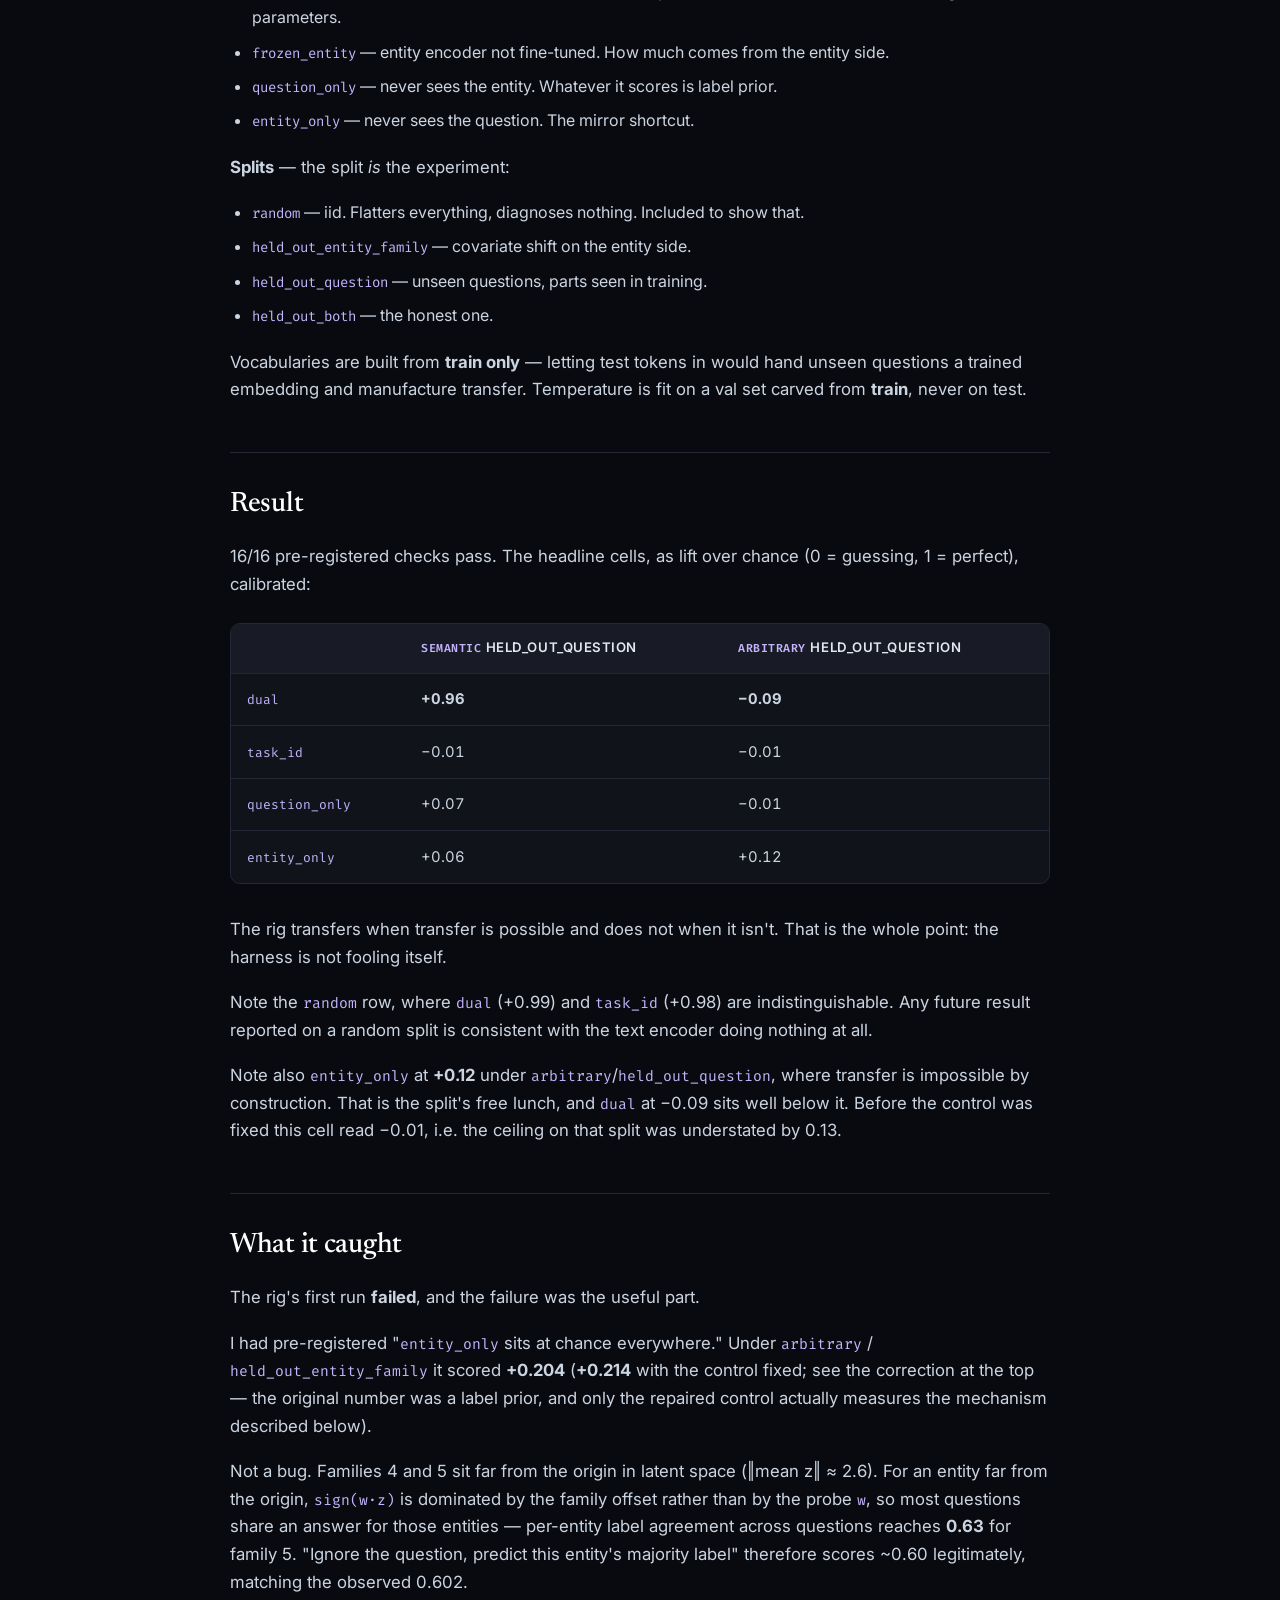
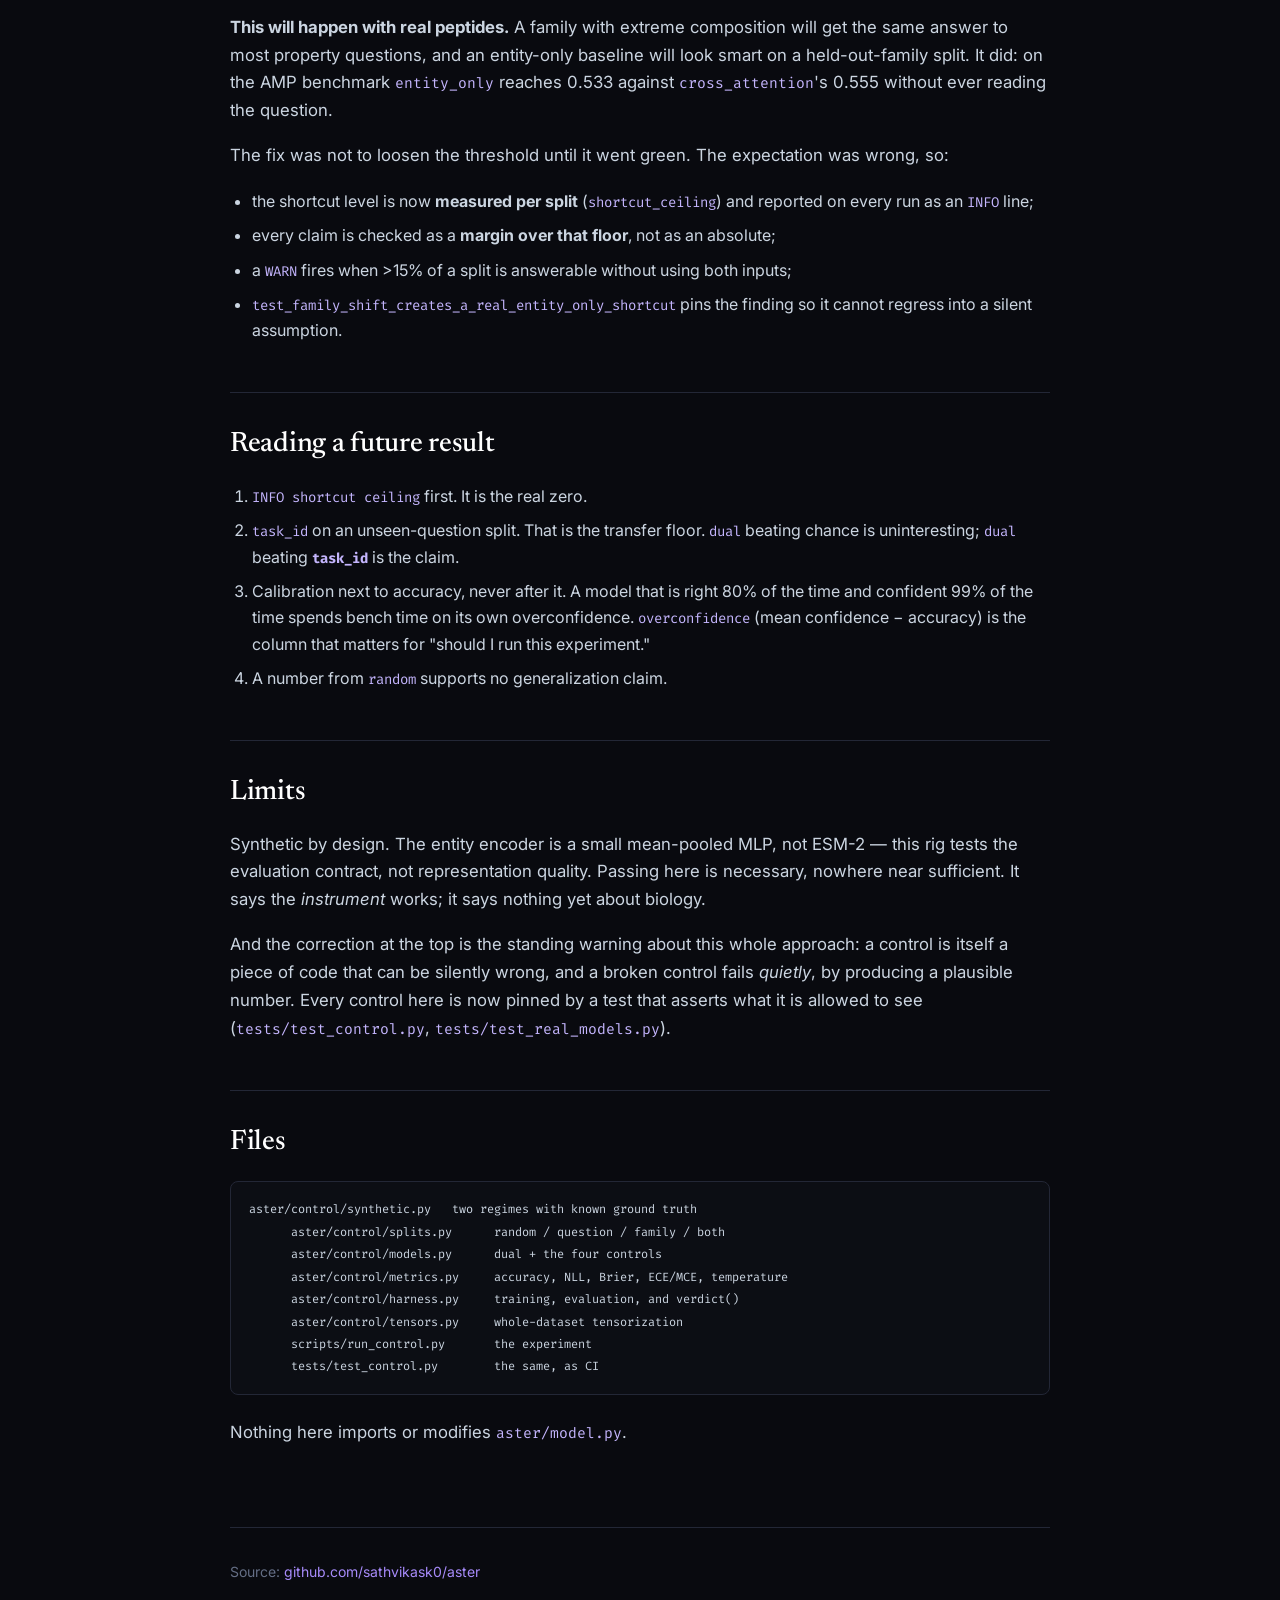
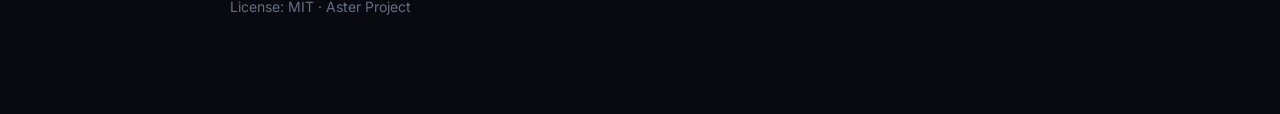
<file: docs/rig.html>
<!DOCTYPE html>
<html lang="en">
<head>
  <meta charset="UTF-8" />
  <meta name="viewport" content="width=device-width, initial-scale=1.0" />
  <title>Control rig · Aster</title>
  <meta name="description" content="Testing the evaluation on synthetic data with known ground truth, before pointing it at biology." />
  <link rel="preconnect" href="https://fonts.googleapis.com">
  <link rel="preconnect" href="https://fonts.gstatic.com" crossorigin>
  <link href="https://fonts.googleapis.com/css2?family=Fira+Code:wght@400;500;600&family=Inter:wght@400;500;600;700&family=Newsreader:ital,opsz,wght@0,6..72,400;0,6..72,500;0,6..72,600;1,6..72,400&display=swap" rel="stylesheet">
  <link rel="stylesheet" href="style.css" />
</head>
<body>
  <main class="container">
    <nav class="doc-nav">
      <a href="index.html">Overview</a>
      <a href="negative-result.html">The negative result</a>
      <a href="state.html">State of the project</a>
      <a href="rig.html" class="here">Control rig</a>
      <a href="resolution.html">v0.2 benchmark</a>
      <a href="in-progress.html">v0.3 resolved</a>
      <a href="milestone.html">Milestone 01</a>
      <a href="select-step.html">Select step</a>
      <span class="spacer"></span>
      <a href="https://github.com/sathvikask0/aster">GitHub</a>
    </nav>
    <article>
      <h1>Control rig: testing the evaluation before trusting it</h1>
      <p><code>python scripts/run_control.py</code> · <code>pytest tests/test_control.py</code> · ~15s CPU</p>
      <div class="callout"><strong>Correction, 27 September 2026 — the <code>entity_only</code> control was broken.</strong> It set <code>v</code> to a constant, which makes every option score identical, so the model emitted the same answer for every row in the dataset. It could not use the entity at all. Whatever it scored was the split's label prior wearing the name of an entity shortcut: on <code>arbitrary</code>/<code>held_out_entity_family</code> it reported 0.602, and "always answer option 0" scores <strong>exactly 0.6021</strong> there. A control that cannot express the shortcut it is named after measures nothing while looking like a working control. It now gets a learned row per option and no question content, which is the shortcut it was always supposed to measure. All 16 checks still pass and every conclusion below survives — but the measured shortcut ceilings moved, some of them a lot, and the numbers in this document are the post-fix ones.</div>
      <h2>Why this exists</h2>
      <p>Aster's claim is that encoding the question with a text encoder buys generalization to questions the model never trained on. The failure mode is that the text encoder quietly degenerates into task identity — an expensive one-hot — which produces transfer-shaped numbers with no transfer behind them.</p>
      <p>On a random split that failure is invisible. Accuracy looks great either way.</p>
      <p>So before pointing the harness at real data, it is pointed at synthetic data whose ground truth we control, in two regimes:</p>
      <div class="table-wrapper"><table><thead><tr><th>regime</th><th>question text</th><th>can anything generalize?</th></tr></thead><tbody><tr><td><code>semantic</code></td><td>compositionally determines the decision rule</td><td><strong>yes</strong> — unseen questions are new combinations of seen parts</td></tr><tr><td><code>arbitrary</code></td><td>opaque id; rule drawn independently</td><td><strong>no</strong> — chance is the ceiling, by construction</td></tr></tbody></table></div>
      <p>A harness worth trusting reports transfer in the first and none in the second. <strong>If it reports transfer under <code>arbitrary</code>, the harness is broken</strong> and nothing it later says about peptides means anything.</p>
      <h2>What runs</h2>
      <p>Five models on four splits in both regimes.</p>
      <p><strong>Models</strong> — one hypothesis, four ways of explaining it away:</p>
      <ul><li><code>dual</code> — the hypothesis. entity → u, (question, answer) → v, score = ⟨u,v⟩.</li><li><code>task_id</code> — <strong>the control.</strong> Text encoder replaced by a lookup table. Unseen question → untrained <code>&lt;unk&gt;</code> row → chance. This is the transfer floor. If it ties <code>dual</code> on seen questions, the text encoder is not earning its parameters.</li><li><code>frozen_entity</code> — entity encoder not fine-tuned. How much comes from the entity side.</li><li><code>question_only</code> — never sees the entity. Whatever it scores is label prior.</li><li><code>entity_only</code> — never sees the question. The mirror shortcut.</li></ul>
      <p><strong>Splits</strong> — the split <em>is</em> the experiment:</p>
      <ul><li><code>random</code> — iid. Flatters everything, diagnoses nothing. Included to show that.</li><li><code>held_out_entity_family</code> — covariate shift on the entity side.</li><li><code>held_out_question</code> — unseen questions, parts seen in training.</li><li><code>held_out_both</code> — the honest one.</li></ul>
      <p>Vocabularies are built from <strong>train only</strong> — letting test tokens in would hand unseen questions a trained embedding and manufacture transfer. Temperature is fit on a val set carved from <strong>train</strong>, never on test.</p>
      <h2>Result</h2>
      <p>16/16 pre-registered checks pass. The headline cells, as lift over chance (0 = guessing, 1 = perfect), calibrated:</p>
      <div class="table-wrapper"><table><thead><tr><th></th><th><code>semantic</code> held_out_question</th><th><code>arbitrary</code> held_out_question</th></tr></thead><tbody><tr><td><code>dual</code></td><td><strong>+0.96</strong></td><td><strong>−0.09</strong></td></tr><tr><td><code>task_id</code></td><td>−0.01</td><td>−0.01</td></tr><tr><td><code>question_only</code></td><td>+0.07</td><td>−0.01</td></tr><tr><td><code>entity_only</code></td><td>+0.06</td><td>+0.12</td></tr></tbody></table></div>
      <p>The rig transfers when transfer is possible and does not when it isn't. That is the whole point: the harness is not fooling itself.</p>
      <p>Note the <code>random</code> row, where <code>dual</code> (+0.99) and <code>task_id</code> (+0.98) are indistinguishable. Any future result reported on a random split is consistent with the text encoder doing nothing at all.</p>
      <p>Note also <code>entity_only</code> at <strong>+0.12</strong> under <code>arbitrary</code>/<code>held_out_question</code>, where transfer is impossible by construction. That is the split's free lunch, and <code>dual</code> at −0.09 sits well below it. Before the control was fixed this cell read −0.01, i.e. the ceiling on that split was understated by 0.13.</p>
      <h2>What it caught</h2>
      <p>The rig's first run <strong>failed</strong>, and the failure was the useful part.</p>
      <p>I had pre-registered "<code>entity_only</code> sits at chance everywhere." Under <code>arbitrary</code> / <code>held_out_entity_family</code> it scored <strong>+0.204</strong> (<strong>+0.214</strong> with the control fixed; see the correction at the top — the original number was a label prior, and only the repaired control actually measures the mechanism described below).</p>
      <p>Not a bug. Families 4 and 5 sit far from the origin in latent space (‖mean z‖ ≈ 2.6). For an entity far from the origin, <code>sign(w·z)</code> is dominated by the family offset rather than by the probe <code>w</code>, so most questions share an answer for those entities — per-entity label agreement across questions reaches <strong>0.63</strong> for family 5. "Ignore the question, predict this entity's majority label" therefore scores ~0.60 legitimately, matching the observed 0.602.</p>
      <p><strong>This will happen with real peptides.</strong> A family with extreme composition will get the same answer to most property questions, and an entity-only baseline will look smart on a held-out-family split. It did: on the AMP benchmark <code>entity_only</code> reaches 0.533 against <code>cross_attention</code>'s 0.555 without ever reading the question.</p>
      <p>The fix was not to loosen the threshold until it went green. The expectation was wrong, so:</p>
      <ul><li>the shortcut level is now <strong>measured per split</strong> (<code>shortcut_ceiling</code>) and reported on every run as an <code>INFO</code> line;</li><li>every claim is checked as a <strong>margin over that floor</strong>, not as an absolute;</li><li>a <code>WARN</code> fires when &gt;15% of a split is answerable without using both inputs;</li><li><code>test_family_shift_creates_a_real_entity_only_shortcut</code> pins the finding so it cannot regress into a silent assumption.</li></ul>
      <h2>Reading a future result</h2>
      <ol><li><code>INFO shortcut ceiling</code> first. It is the real zero.</li><li><code>task_id</code> on an unseen-question split. That is the transfer floor. <code>dual</code> beating chance is uninteresting; <code>dual</code> beating <strong><code>task_id</code></strong> is the claim.</li><li>Calibration next to accuracy, never after it. A model that is right 80% of the time and confident 99% of the time spends bench time on its own overconfidence. <code>overconfidence</code> (mean confidence − accuracy) is the column that matters for "should I run this experiment."</li><li>A number from <code>random</code> supports no generalization claim.</li></ol>
      <h2>Limits</h2>
      <p>Synthetic by design. The entity encoder is a small mean-pooled MLP, not ESM-2 — this rig tests the evaluation contract, not representation quality. Passing here is necessary, nowhere near sufficient. It says the <em>instrument</em> works; it says nothing yet about biology.</p>
      <p>And the correction at the top is the standing warning about this whole approach: a control is itself a piece of code that can be silently wrong, and a broken control fails <em>quietly</em>, by producing a plausible number. Every control here is now pinned by a test that asserts what it is allowed to see (<code>tests/test_control.py</code>, <code>tests/test_real_models.py</code>).</p>
      <h2>Files</h2>
      <pre><code>aster/control/synthetic.py   two regimes with known ground truth
      aster/control/splits.py      random / question / family / both
      aster/control/models.py      dual + the four controls
      aster/control/metrics.py     accuracy, NLL, Brier, ECE/MCE, temperature
      aster/control/harness.py     training, evaluation, and verdict()
      aster/control/tensors.py     whole-dataset tensorization
      scripts/run_control.py       the experiment
      tests/test_control.py        the same, as CI</code></pre>
      <p>Nothing here imports or modifies <code>aster/model.py</code>.</p>
    </article>

    <footer>
      <div>Source: <a href="https://github.com/sathvikask0/aster" target="_blank" rel="noopener">github.com/sathvikask0/aster</a></div>
      <div>License: MIT · Aster Project</div>
    </footer>
  </main>
</body>
</html>
</file>
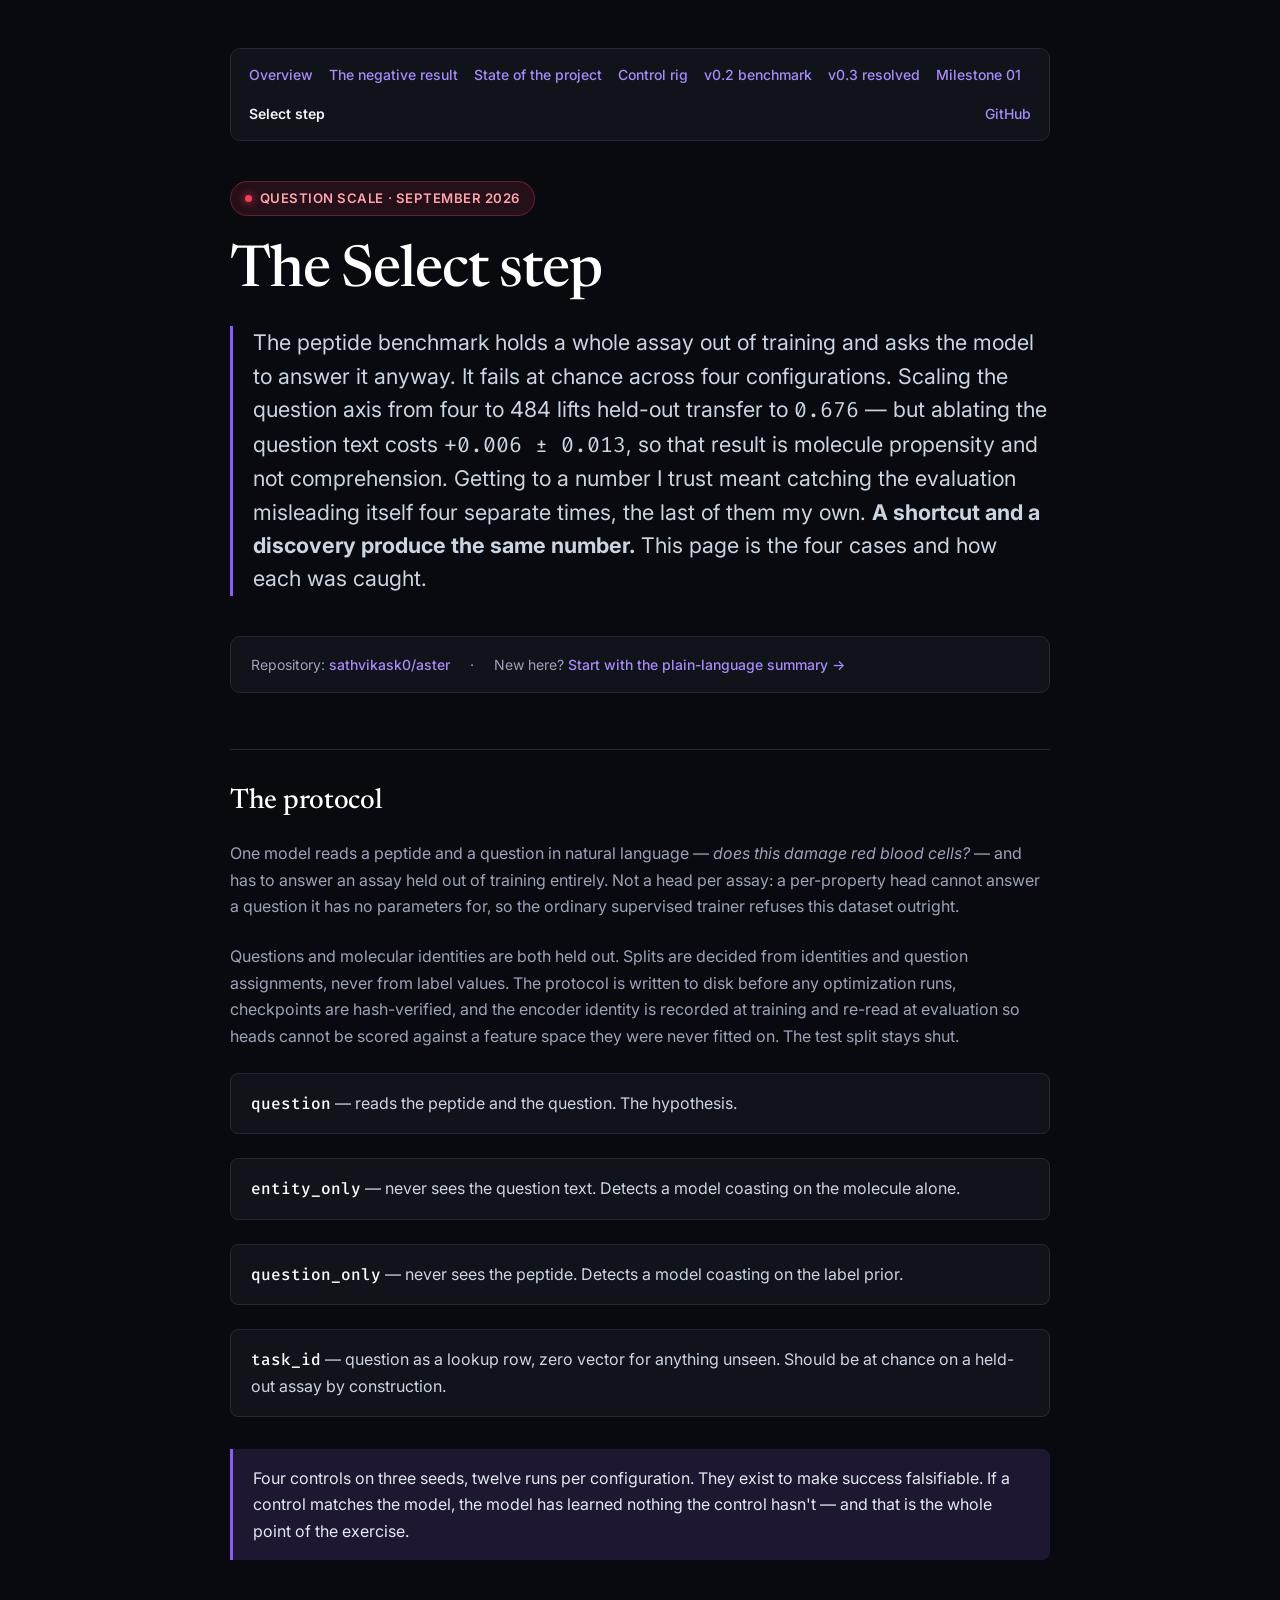
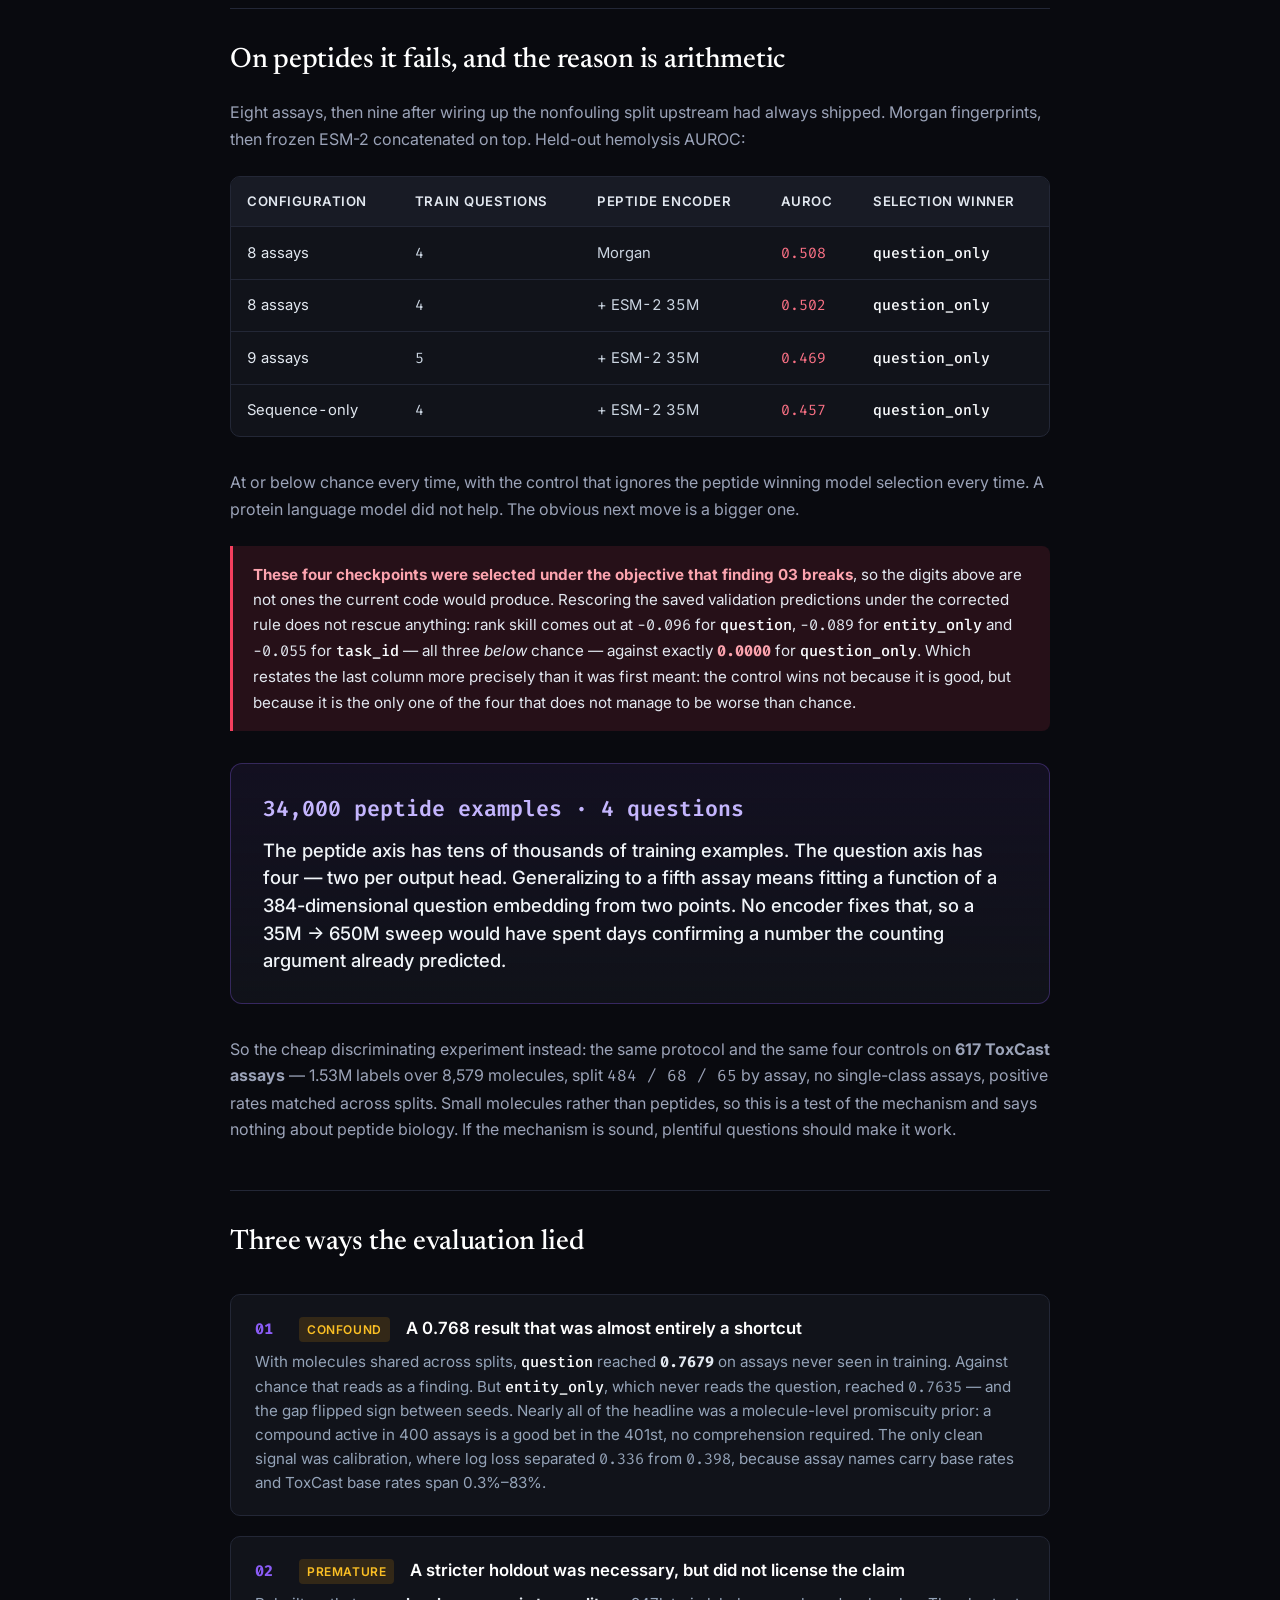
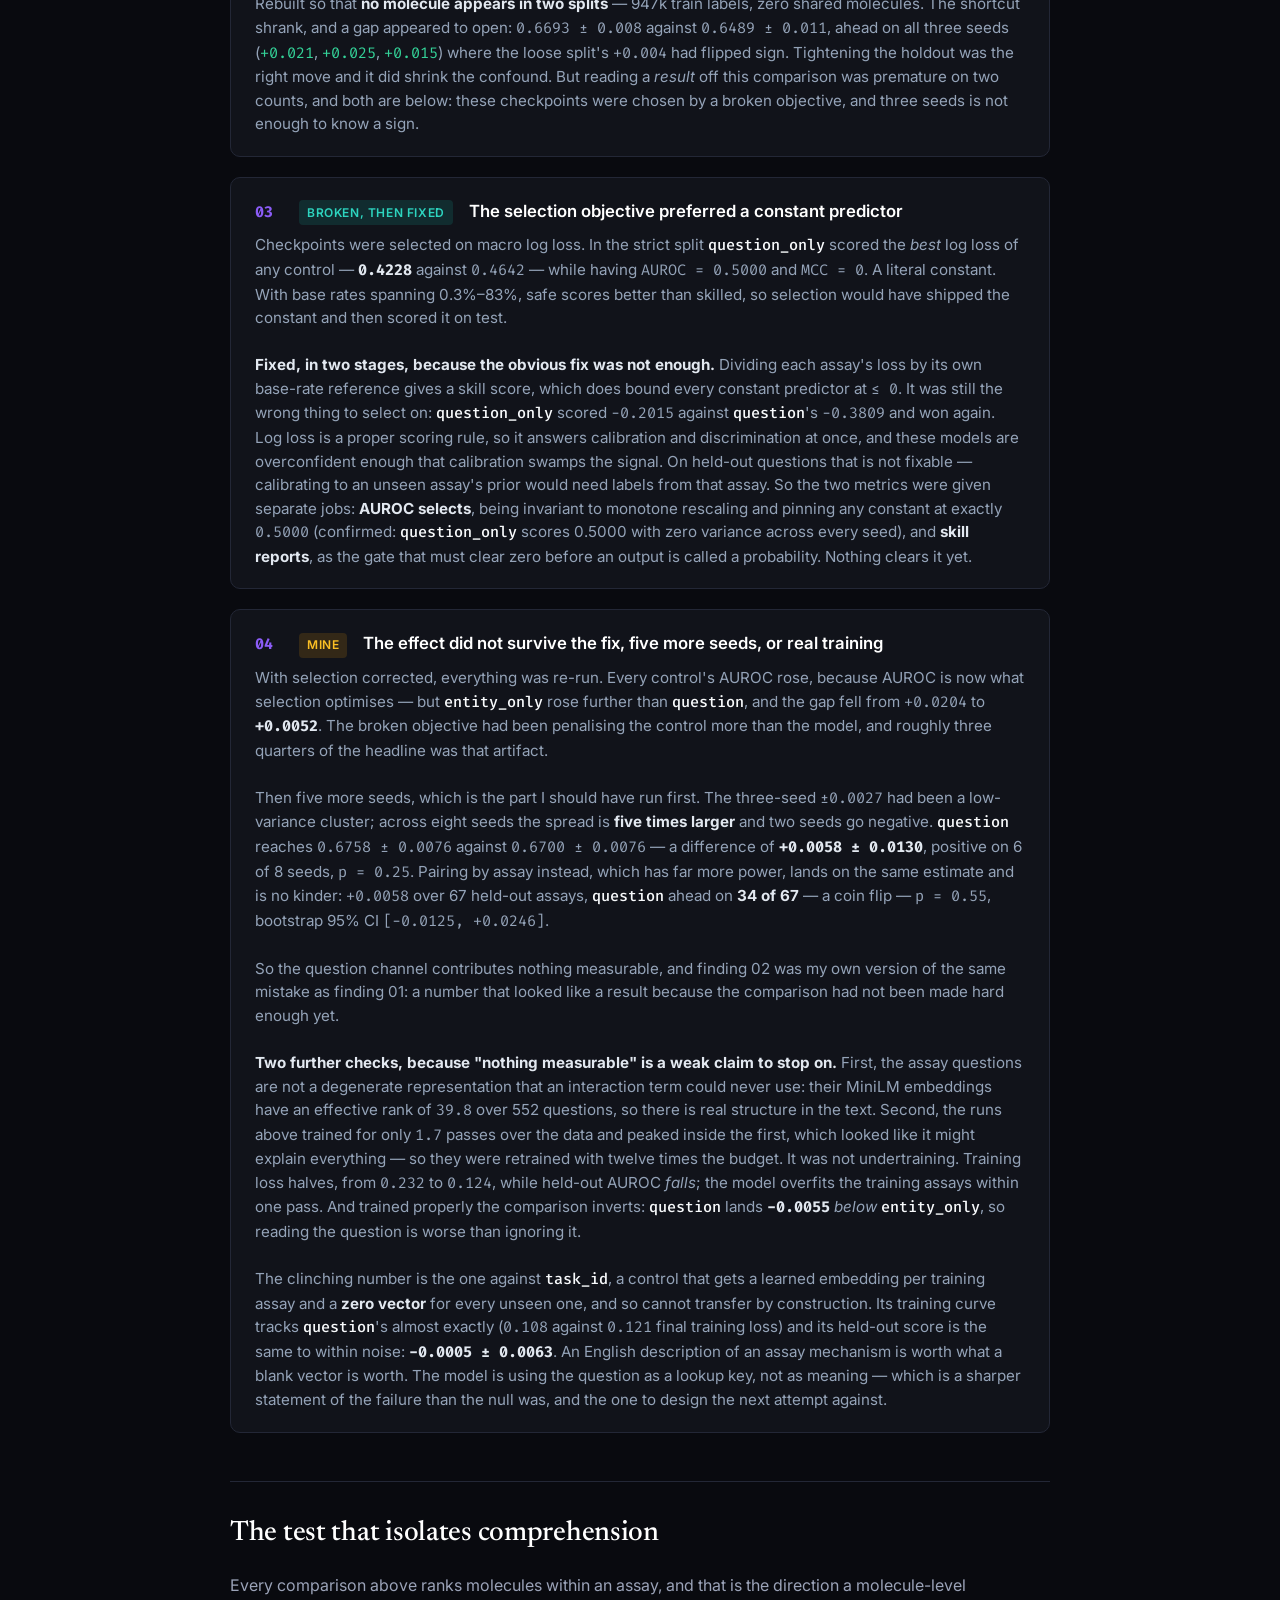
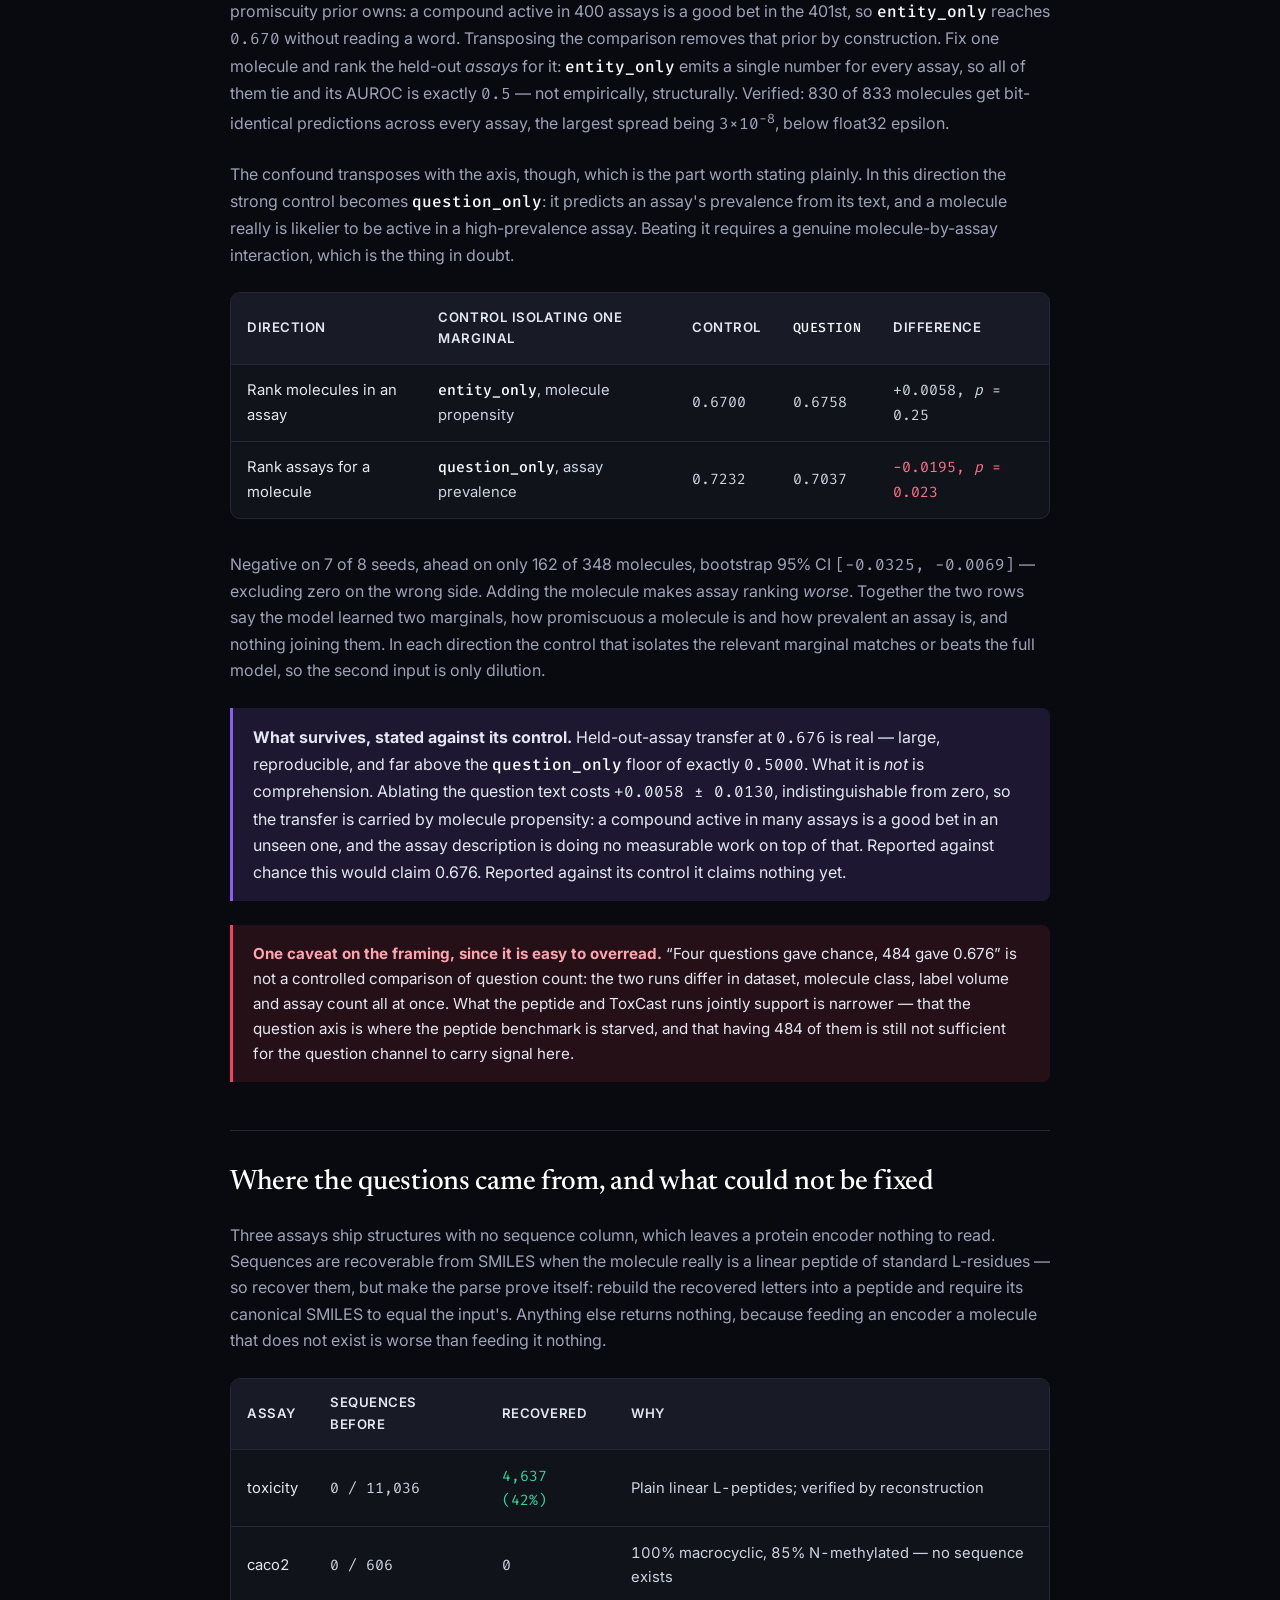
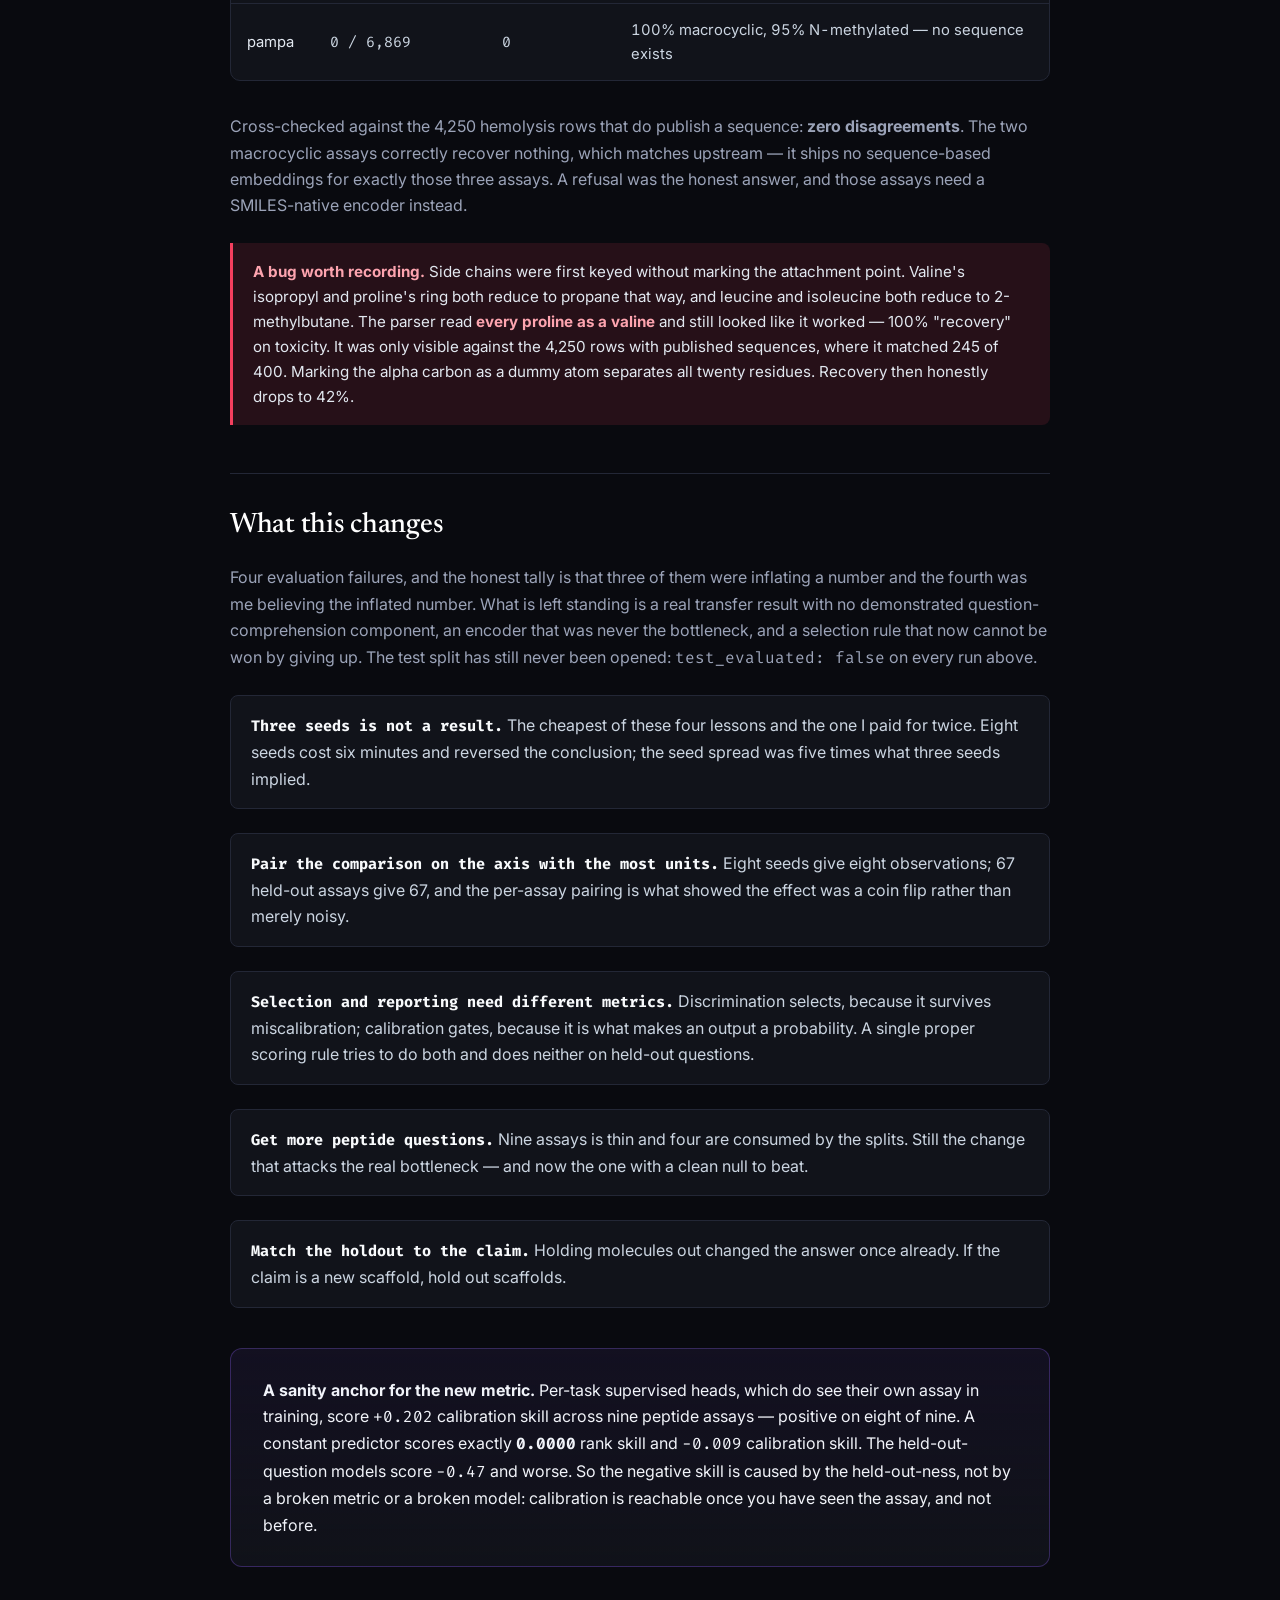
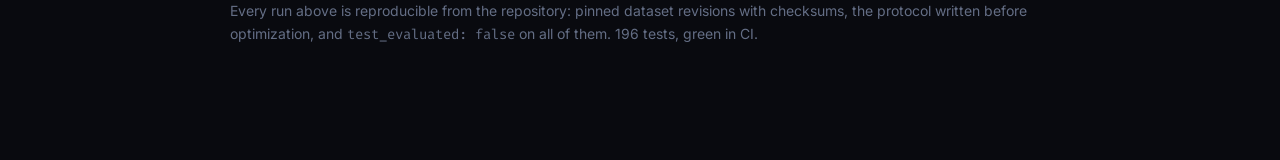
<file: docs/select-step.html>
<!DOCTYPE html>
<html lang="en">
<head>
  <meta charset="UTF-8" />
  <meta name="viewport" content="width=device-width, initial-scale=1.0" />
  <title>Aster &middot; the Select step: four ways the evaluation lied</title>
  <meta name="description" content="Held-out-assay transfer reaches 0.676 AUROC at 484 training questions — but ablating the question text costs 0.006 ± 0.013, so the transfer is carried by molecule propensity, not comprehension. Four evaluation failures found on the way, the last one mine." />
  <link rel="preconnect" href="https://fonts.googleapis.com">
  <link rel="preconnect" href="https://fonts.gstatic.com" crossorigin>
  <link href="https://fonts.googleapis.com/css2?family=Fira+Code:wght@400;500;600&family=Inter:wght@400;500;600;700&family=Newsreader:ital,opsz,wght@0,6..72,400;0,6..72,500;0,6..72,600;1,6..72,400&display=swap" rel="stylesheet">
  <link rel="stylesheet" href="style.css" />
</head>
<body>
  <main class="container">
    <nav class="doc-nav">
      <a href="index.html">Overview</a>
      <a href="negative-result.html">The negative result</a>
      <a href="state.html">State of the project</a>
      <a href="rig.html">Control rig</a>
      <a href="resolution.html">v0.2 benchmark</a>
      <a href="in-progress.html">v0.3 resolved</a>
      <a href="milestone.html">Milestone 01</a>
      <a href="select-step.html" class="here">Select step</a>
      <span class="spacer"></span>
      <a href="https://github.com/sathvikask0/aster">GitHub</a>
    </nav>

    <header>
      <div class="badge">
        <span class="badge-dot"></span>
        Question scale &middot; September 2026
      </div>
      <h1>The Select step</h1>
      <p class="lead">
        The peptide benchmark holds a whole assay out of training and asks the model to answer it anyway. It
        fails at chance across four configurations. Scaling the question axis from four to 484 lifts held-out
        transfer to <span class="num">0.676</span> &mdash; but ablating the question text costs
        <span class="num">+0.006 &plusmn; 0.013</span>, so that result is molecule propensity and not
        comprehension. Getting to a number I trust meant catching the evaluation misleading itself four
        separate times, the last of them my own. <strong>A shortcut and a discovery produce the same
        number.</strong> This page is the four cases and how each was caught.
      </p>
      <div class="meta-bar">
        <span>Repository: <a href="https://github.com/sathvikask0/aster" target="_blank" rel="noopener">sathvikask0/aster</a></span>
        <span>&middot;</span>
        <span>New here? <a href="state.html">Start with the plain-language summary &rarr;</a></span>
      </div>
    </header>

    <article>
      <h2>The protocol</h2>
      <p class="section-desc">
        One model reads a peptide and a question in natural language &mdash; <em>does this damage red blood
        cells?</em> &mdash; and has to answer an assay held out of training entirely. Not a head per assay:
        a per-property head cannot answer a question it has no parameters for, so the ordinary supervised
        trainer refuses this dataset outright.
      </p>
      <p class="section-desc">
        Questions and molecular identities are both held out. Splits are decided from identities and
        question assignments, never from label values. The protocol is written to disk before any
        optimization runs, checkpoints are hash-verified, and the encoder identity is recorded at training
        and re-read at evaluation so heads cannot be scored against a feature space they were never fitted
        on. The test split stays shut.
      </p>

      <ul class="controls-list">
        <li><span class="model-name">question</span> &mdash; reads the peptide and the question. The hypothesis.</li>
        <li><span class="model-name">entity_only</span> &mdash; never sees the question text. Detects a model coasting on the molecule alone.</li>
        <li><span class="model-name">question_only</span> &mdash; never sees the peptide. Detects a model coasting on the label prior.</li>
        <li><span class="model-name">task_id</span> &mdash; question as a lookup row, zero vector for anything unseen. Should be at chance on a held-out assay by construction.</li>
      </ul>

      <div class="callout">
        Four controls on three seeds, twelve runs per configuration. They exist to make success falsifiable.
        If a control matches the model, the model has learned nothing the control hasn't &mdash; and that is
        the whole point of the exercise.
      </div>

      <h2>On peptides it fails, and the reason is arithmetic</h2>
      <p class="section-desc">
        Eight assays, then nine after wiring up the nonfouling split upstream had always shipped. Morgan
        fingerprints, then frozen ESM-2 concatenated on top. Held-out hemolysis AUROC:
      </p>

      <div class="table-wrapper">
        <table>
          <thead>
            <tr>
              <th>Configuration</th>
              <th>Train questions</th>
              <th>Peptide encoder</th>
              <th>AUROC</th>
              <th>Selection winner</th>
            </tr>
          </thead>
          <tbody>
            <tr>
              <td>8 assays</td><td class="num">4</td><td>Morgan</td>
              <td class="num delta-neg">0.508</td><td><span class="model-name">question_only</span></td>
            </tr>
            <tr>
              <td>8 assays</td><td class="num">4</td><td>+ ESM-2 35M</td>
              <td class="num delta-neg">0.502</td><td><span class="model-name">question_only</span></td>
            </tr>
            <tr>
              <td>9 assays</td><td class="num">5</td><td>+ ESM-2 35M</td>
              <td class="num delta-neg">0.469</td><td><span class="model-name">question_only</span></td>
            </tr>
            <tr>
              <td>Sequence-only</td><td class="num">4</td><td>+ ESM-2 35M</td>
              <td class="num delta-neg">0.457</td><td><span class="model-name">question_only</span></td>
            </tr>
          </tbody>
        </table>
      </div>

      <p class="section-desc">
        At or below chance every time, with the control that ignores the peptide winning model selection every
        time. A protein language model did not help. The obvious next move is a bigger one.
      </p>

      <div class="correction">
        <strong>These four checkpoints were selected under the objective that finding 03 breaks</strong>, so
        the digits above are not ones the current code would produce. Rescoring the saved validation
        predictions under the corrected rule does not rescue anything: rank skill comes out at
        <span class="num">&minus;0.096</span> for <span class="model-name">question</span>,
        <span class="num">&minus;0.089</span> for <span class="model-name">entity_only</span> and
        <span class="num">&minus;0.055</span> for <span class="model-name">task_id</span> &mdash; all three
        <em>below</em> chance &mdash; against exactly <strong class="num">0.0000</strong> for
        <span class="model-name">question_only</span>. Which restates the last column more precisely than it
        was first meant: the control wins not because it is good, but because it is the only one of the four
        that does not manage to be worse than chance.
      </div>

      <div class="highlight-card">
        <div class="highlight-stat">34,000 peptide examples &middot; 4 questions</div>
        <div class="highlight-text">
          The peptide axis has tens of thousands of training examples. The question axis has four &mdash; two
          per output head. Generalizing to a fifth assay means fitting a function of a 384-dimensional
          question embedding from two points. No encoder fixes that, so a 35M&nbsp;&rarr;&nbsp;650M sweep
          would have spent days confirming a number the counting argument already predicted.
        </div>
      </div>

      <p class="section-desc">
        So the cheap discriminating experiment instead: the same protocol and the same four controls on
        <strong>617 ToxCast assays</strong> &mdash; 1.53M labels over 8,579 molecules, split
        <span class="num">484 / 68 / 65</span> by assay, no single-class assays, positive rates matched
        across splits. Small molecules rather than peptides, so this is a test of the mechanism and says
        nothing about peptide biology. If the mechanism is sound, plentiful questions should make it work.
      </p>

      <h2>Three ways the evaluation lied</h2>

      <div class="timeline">
        <div class="exp-card">
          <div class="exp-header">
            <span class="exp-num">01</span>
            <span class="exp-tag tag-wrong">Confound</span>
            <span class="exp-title">A 0.768 result that was almost entirely a shortcut</span>
          </div>
          <div class="exp-body">
            With molecules shared across splits, <span class="model-name">question</span> reached
            <strong class="num">0.7679</strong> on assays never seen in training. Against chance that reads
            as a finding. But <span class="model-name">entity_only</span>, which never reads the question,
            reached <span class="num">0.7635</span> &mdash; and the gap flipped sign between seeds. Nearly
            all of the headline was a molecule-level promiscuity prior: a compound active in 400 assays is a
            good bet in the 401st, no comprehension required. The only clean signal was calibration, where
            log loss separated <span class="num">0.336</span> from <span class="num">0.398</span>, because
            assay names carry base rates and ToxCast base rates span 0.3%&ndash;83%.
          </div>
        </div>

        <div class="exp-card">
          <div class="exp-header">
            <span class="exp-num">02</span>
            <span class="exp-tag tag-wrong">Premature</span>
            <span class="exp-title">A stricter holdout was necessary, but did not license the claim</span>
          </div>
          <div class="exp-body">
            Rebuilt so that <strong>no molecule appears in two splits</strong> &mdash; 947k train labels,
            zero shared molecules. The shortcut shrank, and a gap appeared to open:
            <span class="num">0.6693 &plusmn; 0.008</span> against <span class="num">0.6489 &plusmn; 0.011</span>,
            ahead on all three seeds (<span class="delta-pos">+0.021</span>,
            <span class="delta-pos">+0.025</span>, <span class="delta-pos">+0.015</span>) where the loose
            split's <span class="num">+0.004</span> had flipped sign. Tightening the holdout was the right
            move and it did shrink the confound. But reading a <em>result</em> off this comparison was
            premature on two counts, and both are below: these checkpoints were chosen by a broken objective,
            and three seeds is not enough to know a sign.
          </div>
        </div>

        <div class="exp-card">
          <div class="exp-header">
            <span class="exp-num">03</span>
            <span class="exp-tag tag-clean">Broken, then fixed</span>
            <span class="exp-title">The selection objective preferred a constant predictor</span>
          </div>
          <div class="exp-body">
            Checkpoints were selected on macro log loss. In the strict split
            <span class="model-name">question_only</span> scored the <em>best</em> log loss of any control
            &mdash; <strong class="num">0.4228</strong> against <span class="num">0.4642</span> &mdash; while
            having <span class="num">AUROC = 0.5000</span> and <span class="num">MCC = 0</span>. A literal
            constant. With base rates spanning 0.3%&ndash;83%, safe scores better than skilled, so selection
            would have shipped the constant and then scored it on test.
            <br><br>
            <strong>Fixed, in two stages, because the obvious fix was not enough.</strong> Dividing each
            assay's loss by its own base-rate reference gives a skill score, which does bound every constant
            predictor at <span class="num">&le; 0</span>. It was still the wrong thing to select on:
            <span class="model-name">question_only</span> scored <span class="num">&minus;0.2015</span>
            against <span class="model-name">question</span>'s <span class="num">&minus;0.3809</span> and won
            again. Log loss is a proper scoring rule, so it answers calibration and discrimination at once,
            and these models are overconfident enough that calibration swamps the signal. On held-out
            questions that is not fixable &mdash; calibrating to an unseen assay's prior would need labels
            from that assay. So the two metrics were given separate jobs: <strong>AUROC selects</strong>,
            being invariant to monotone rescaling and pinning any constant at exactly
            <span class="num">0.5000</span> (confirmed: <span class="model-name">question_only</span> scores
            0.5000 with zero variance across every seed), and <strong>skill reports</strong>, as the gate
            that must clear zero before an output is called a probability. Nothing clears it yet.
          </div>
        </div>

        <div class="exp-card">
          <div class="exp-header">
            <span class="exp-num">04</span>
            <span class="exp-tag tag-wrong">Mine</span>
            <span class="exp-title">The effect did not survive the fix, five more seeds, or real training</span>
          </div>
          <div class="exp-body">
            With selection corrected, everything was re-run. Every control's AUROC rose, because AUROC is now
            what selection optimises &mdash; but <span class="model-name">entity_only</span> rose further than
            <span class="model-name">question</span>, and the gap fell from
            <span class="num">+0.0204</span> to <strong class="num">+0.0052</strong>. The broken objective had
            been penalising the control more than the model, and roughly three quarters of the headline was
            that artifact.
            <br><br>
            Then five more seeds, which is the part I should have run first. The three-seed
            <span class="num">&plusmn;0.0027</span> had been a low-variance cluster; across eight seeds the
            spread is <strong>five times larger</strong> and two seeds go negative.
            <span class="model-name">question</span> reaches <span class="num">0.6758 &plusmn; 0.0076</span>
            against <span class="num">0.6700 &plusmn; 0.0076</span> &mdash; a difference of
            <strong class="num">+0.0058 &plusmn; 0.0130</strong>, positive on 6 of 8 seeds,
            <span class="num">p = 0.25</span>. Pairing by assay instead, which has far more power, lands on
            the same estimate and is no kinder: <span class="num">+0.0058</span> over 67 held-out assays,
            <span class="model-name">question</span> ahead on <strong>34 of 67</strong> &mdash; a coin flip
            &mdash; <span class="num">p = 0.55</span>, bootstrap 95% CI
            <span class="num">[&minus;0.0125, +0.0246]</span>.
            <br><br>
            So the question channel contributes nothing measurable, and finding 02 was my own version of the
            same mistake as finding 01: a number that looked like a result because the comparison had not
            been made hard enough yet.
            <br><br>
            <strong>Two further checks, because "nothing measurable" is a weak claim to stop on.</strong>
            First, the assay questions are not a degenerate representation that an interaction term could
            never use: their MiniLM embeddings have an effective rank of <span class="num">39.8</span> over
            552 questions, so there is real structure in the text. Second, the runs above trained for only
            <span class="num">1.7</span> passes over the data and peaked inside the first, which looked like
            it might explain everything &mdash; so they were retrained with twelve times the budget. It was
            not undertraining. Training loss halves, from <span class="num">0.232</span> to
            <span class="num">0.124</span>, while held-out AUROC <em>falls</em>; the model overfits the
            training assays within one pass. And trained properly the comparison inverts:
            <span class="model-name">question</span> lands <strong class="num">&minus;0.0055</strong>
            <em>below</em> <span class="model-name">entity_only</span>, so reading the question is worse than
            ignoring it.
            <br><br>
            The clinching number is the one against <span class="model-name">task_id</span>, a control that
            gets a learned embedding per training assay and a <strong>zero vector</strong> for every unseen
            one, and so cannot transfer by construction. Its training curve tracks
            <span class="model-name">question</span>'s almost exactly (<span class="num">0.108</span> against
            <span class="num">0.121</span> final training loss) and its held-out score is the same to within
            noise: <strong class="num">&minus;0.0005 &plusmn; 0.0063</strong>. An English description of an
            assay mechanism is worth what a blank vector is worth. The model is using the question as a
            lookup key, not as meaning &mdash; which is a sharper statement of the failure than the
            null was, and the one to design the next attempt against.
          </div>
        </div>
      </div>

      <h2>The test that isolates comprehension</h2>
      <p class="section-desc">
        Every comparison above ranks molecules within an assay, and that is the direction a molecule-level
        promiscuity prior owns: a compound active in 400 assays is a good bet in the 401st, so
        <span class="model-name">entity_only</span> reaches <span class="num">0.670</span> without reading a
        word. Transposing the comparison removes that prior by construction. Fix one molecule and rank the
        held-out <em>assays</em> for it: <span class="model-name">entity_only</span> emits a single number for
        every assay, so all of them tie and its AUROC is exactly <span class="num">0.5</span> &mdash; not
        empirically, structurally. Verified: 830 of 833 molecules get bit-identical predictions across every
        assay, the largest spread being <span class="num">3&times;10<sup>&minus;8</sup></span>, below float32
        epsilon.
      </p>
      <p class="section-desc">
        The confound transposes with the axis, though, which is the part worth stating plainly. In this
        direction the strong control becomes <span class="model-name">question_only</span>: it predicts an
        assay's prevalence from its text, and a molecule really is likelier to be active in a high-prevalence
        assay. Beating it requires a genuine molecule-by-assay interaction, which is the thing in doubt.
      </p>

      <div class="table-wrapper">
        <table>
          <thead>
            <tr><th>Direction</th><th>Control isolating one marginal</th><th>Control</th>
              <th><span class="model-name">question</span></th><th>Difference</th></tr>
          </thead>
          <tbody>
            <tr>
              <td>Rank molecules in an assay</td><td><span class="model-name">entity_only</span>, molecule propensity</td>
              <td class="num">0.6700</td><td class="num">0.6758</td>
              <td class="num">+0.0058, <em>p</em> = 0.25</td>
            </tr>
            <tr>
              <td>Rank assays for a molecule</td><td><span class="model-name">question_only</span>, assay prevalence</td>
              <td class="num">0.7232</td><td class="num">0.7037</td>
              <td class="num delta-neg">&minus;0.0195, <em>p</em> = 0.023</td>
            </tr>
          </tbody>
        </table>
      </div>

      <p class="section-desc">
        Negative on 7 of 8 seeds, ahead on only 162 of 348 molecules, bootstrap 95% CI
        <span class="num">[&minus;0.0325, &minus;0.0069]</span> &mdash; excluding zero on the wrong side.
        Adding the molecule makes assay ranking <em>worse</em>. Together the two rows say the model learned
        two marginals, how promiscuous a molecule is and how prevalent an assay is, and nothing joining them.
        In each direction the control that isolates the relevant marginal matches or beats the full model, so
        the second input is only dilution.
      </p>

      <div class="callout">
        <strong>What survives, stated against its control.</strong> Held-out-assay transfer at
        <span class="num">0.676</span> is real &mdash; large, reproducible, and far above the
        <span class="model-name">question_only</span> floor of exactly <span class="num">0.5000</span>. What
        it is <em>not</em> is comprehension. Ablating the question text costs
        <span class="num">+0.0058 &plusmn; 0.0130</span>, indistinguishable from zero, so the transfer is
        carried by molecule propensity: a compound active in many assays is a good bet in an unseen one, and
        the assay description is doing no measurable work on top of that. Reported against chance this would
        claim 0.676. Reported against its control it claims nothing yet.
      </div>

      <div class="correction">
        <strong>One caveat on the framing, since it is easy to overread.</strong> &ldquo;Four questions gave
        chance, 484 gave 0.676&rdquo; is not a controlled comparison of question count: the two runs differ in
        dataset, molecule class, label volume and assay count all at once. What the peptide and ToxCast runs
        jointly support is narrower &mdash; that the question axis is where the peptide benchmark is starved,
        and that having 484 of them is still not sufficient for the question channel to carry signal here.
      </div>

      <h2>Where the questions came from, and what could not be fixed</h2>
      <p class="section-desc">
        Three assays ship structures with no sequence column, which leaves a protein encoder nothing to read.
        Sequences are recoverable from SMILES when the molecule really is a linear peptide of standard
        L-residues &mdash; so recover them, but make the parse prove itself: rebuild the recovered letters
        into a peptide and require its canonical SMILES to equal the input's. Anything else returns nothing,
        because feeding an encoder a molecule that does not exist is worse than feeding it nothing.
      </p>

      <div class="table-wrapper">
        <table>
          <thead>
            <tr><th>Assay</th><th>Sequences before</th><th>Recovered</th><th>Why</th></tr>
          </thead>
          <tbody>
            <tr>
              <td>toxicity</td><td class="num">0 / 11,036</td><td class="num delta-pos">4,637 (42%)</td>
              <td>Plain linear L-peptides; verified by reconstruction</td>
            </tr>
            <tr>
              <td>caco2</td><td class="num">0 / 606</td><td class="num">0</td>
              <td>100% macrocyclic, 85% N-methylated &mdash; no sequence exists</td>
            </tr>
            <tr>
              <td>pampa</td><td class="num">0 / 6,869</td><td class="num">0</td>
              <td>100% macrocyclic, 95% N-methylated &mdash; no sequence exists</td>
            </tr>
          </tbody>
        </table>
      </div>

      <p class="section-desc">
        Cross-checked against the 4,250 hemolysis rows that do publish a sequence:
        <strong>zero disagreements</strong>. The two macrocyclic assays correctly recover nothing, which
        matches upstream &mdash; it ships no sequence-based embeddings for exactly those three assays. A
        refusal was the honest answer, and those assays need a SMILES-native encoder instead.
      </p>

      <div class="correction">
        <strong>A bug worth recording.</strong> Side chains were first keyed without marking the attachment
        point. Valine's isopropyl and proline's ring both reduce to propane that way, and leucine and
        isoleucine both reduce to 2-methylbutane. The parser read <strong>every proline as a valine</strong>
        and still looked like it worked &mdash; 100% "recovery" on toxicity. It was only visible against the
        4,250 rows with published sequences, where it matched 245 of 400. Marking the alpha carbon as a dummy
        atom separates all twenty residues. Recovery then honestly drops to 42%.
      </div>

      <h2>What this changes</h2>
      <p class="section-desc">
        Four evaluation failures, and the honest tally is that three of them were inflating a number and the
        fourth was me believing the inflated number. What is left standing is a real transfer result with no
        demonstrated question-comprehension component, an encoder that was never the bottleneck, and a
        selection rule that now cannot be won by giving up. The test split has still never been opened:
        <span class="num">test_evaluated: false</span> on every run above.
      </p>
      <ul class="controls-list">
        <li><strong>Three seeds is not a result.</strong> The cheapest of these four lessons and the one I paid
          for twice. Eight seeds cost six minutes and reversed the conclusion; the seed spread was five times
          what three seeds implied.</li>
        <li><strong>Pair the comparison on the axis with the most units.</strong> Eight seeds give eight
          observations; 67 held-out assays give 67, and the per-assay pairing is what showed the effect was a
          coin flip rather than merely noisy.</li>
        <li><strong>Selection and reporting need different metrics.</strong> Discrimination selects, because it
          survives miscalibration; calibration gates, because it is what makes an output a probability. A
          single proper scoring rule tries to do both and does neither on held-out questions.</li>
        <li><strong>Get more peptide questions.</strong> Nine assays is thin and four are consumed by the
          splits. Still the change that attacks the real bottleneck &mdash; and now the one with a clean
          null to beat.</li>
        <li><strong>Match the holdout to the claim.</strong> Holding molecules out changed the answer once
          already. If the claim is a new scaffold, hold out scaffolds.</li>
      </ul>

      <div class="highlight-card">
        <strong>A sanity anchor for the new metric.</strong> Per-task supervised heads, which do see their own
        assay in training, score <span class="num">+0.202</span> calibration skill across nine peptide assays
        &mdash; positive on eight of nine. A constant predictor scores exactly
        <strong class="num">0.0000</strong> rank skill and <span class="num">&minus;0.009</span> calibration
        skill. The held-out-question models score <span class="num">&minus;0.47</span> and worse. So the
        negative skill is caused by the held-out-ness, not by a broken metric or a broken model: calibration
        is reachable once you have seen the assay, and not before.
      </div>

      <p class="zero-note">
        Every run above is reproducible from the repository: pinned dataset revisions with checksums, the
        protocol written before optimization, and <span class="num">test_evaluated: false</span> on all of
        them. 196 tests, green in CI.
      </p>
    </article>
  </main>
</body>
</html>
</file>
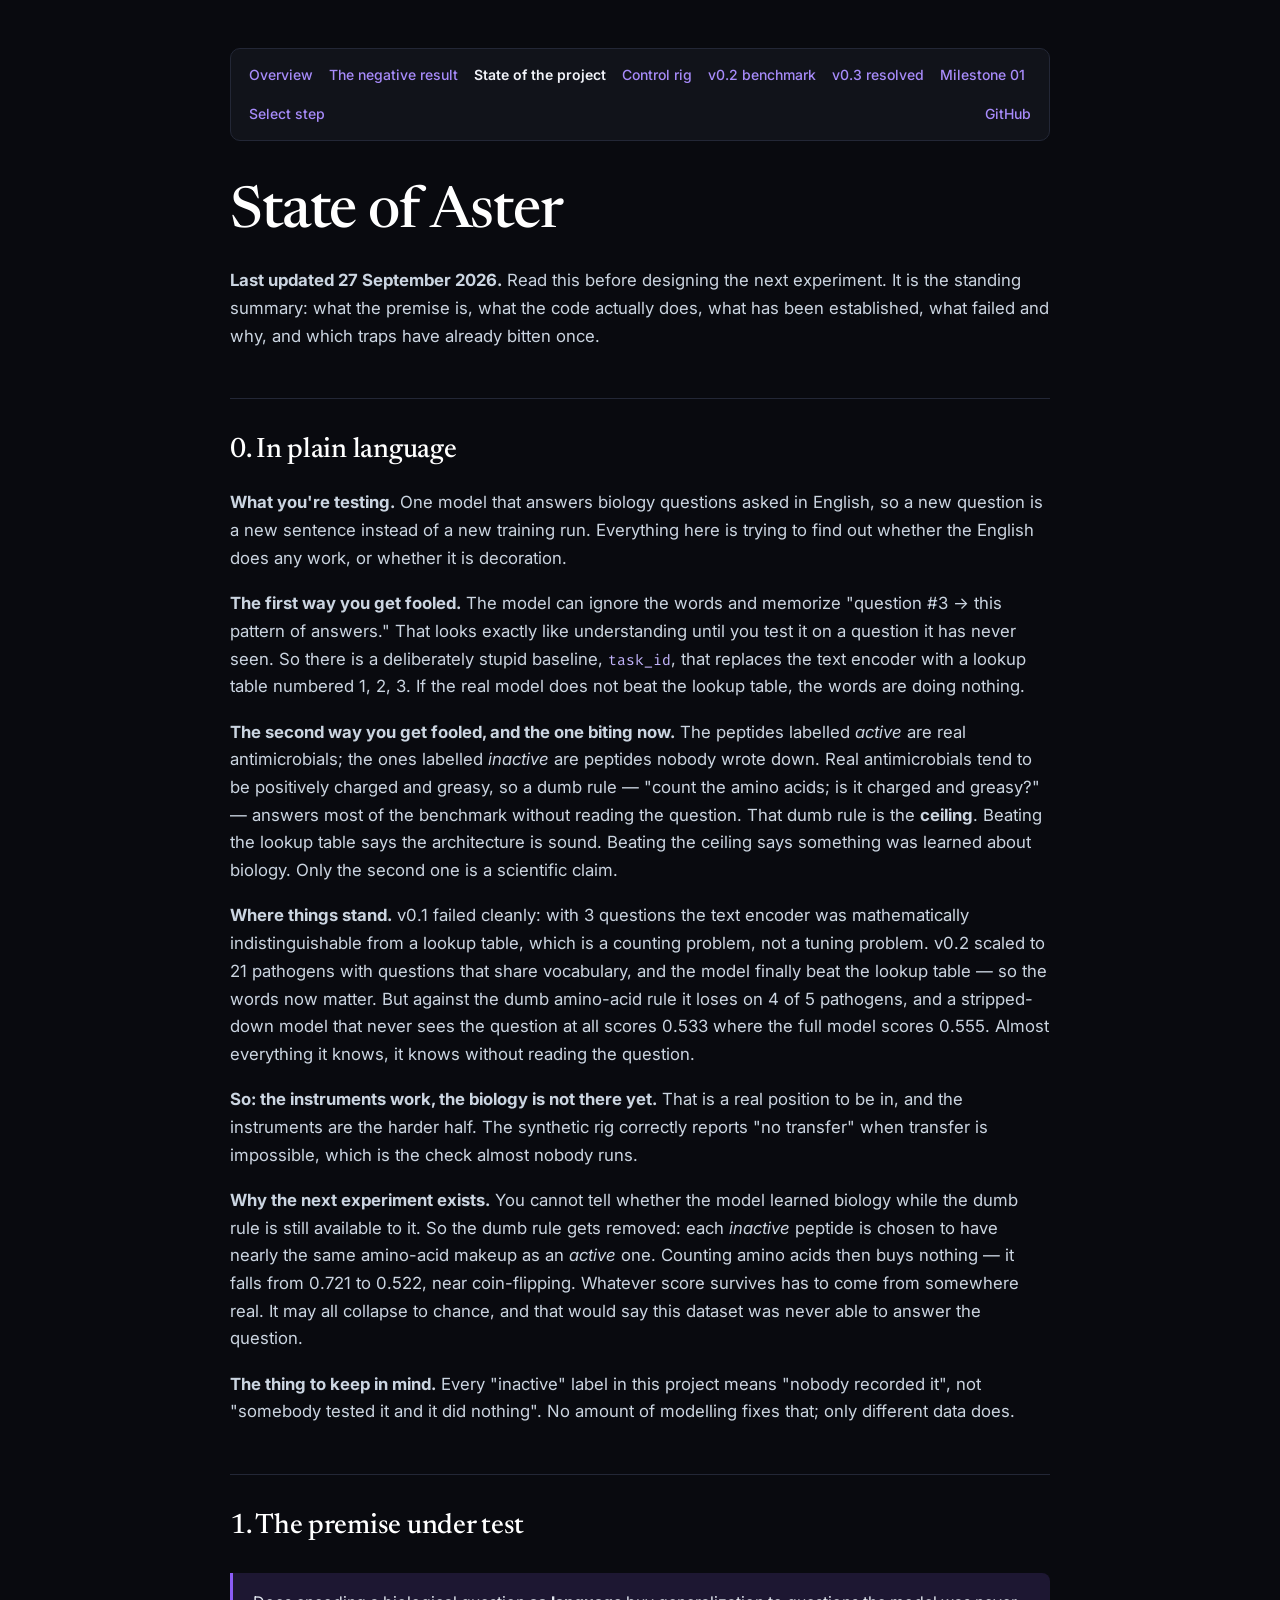
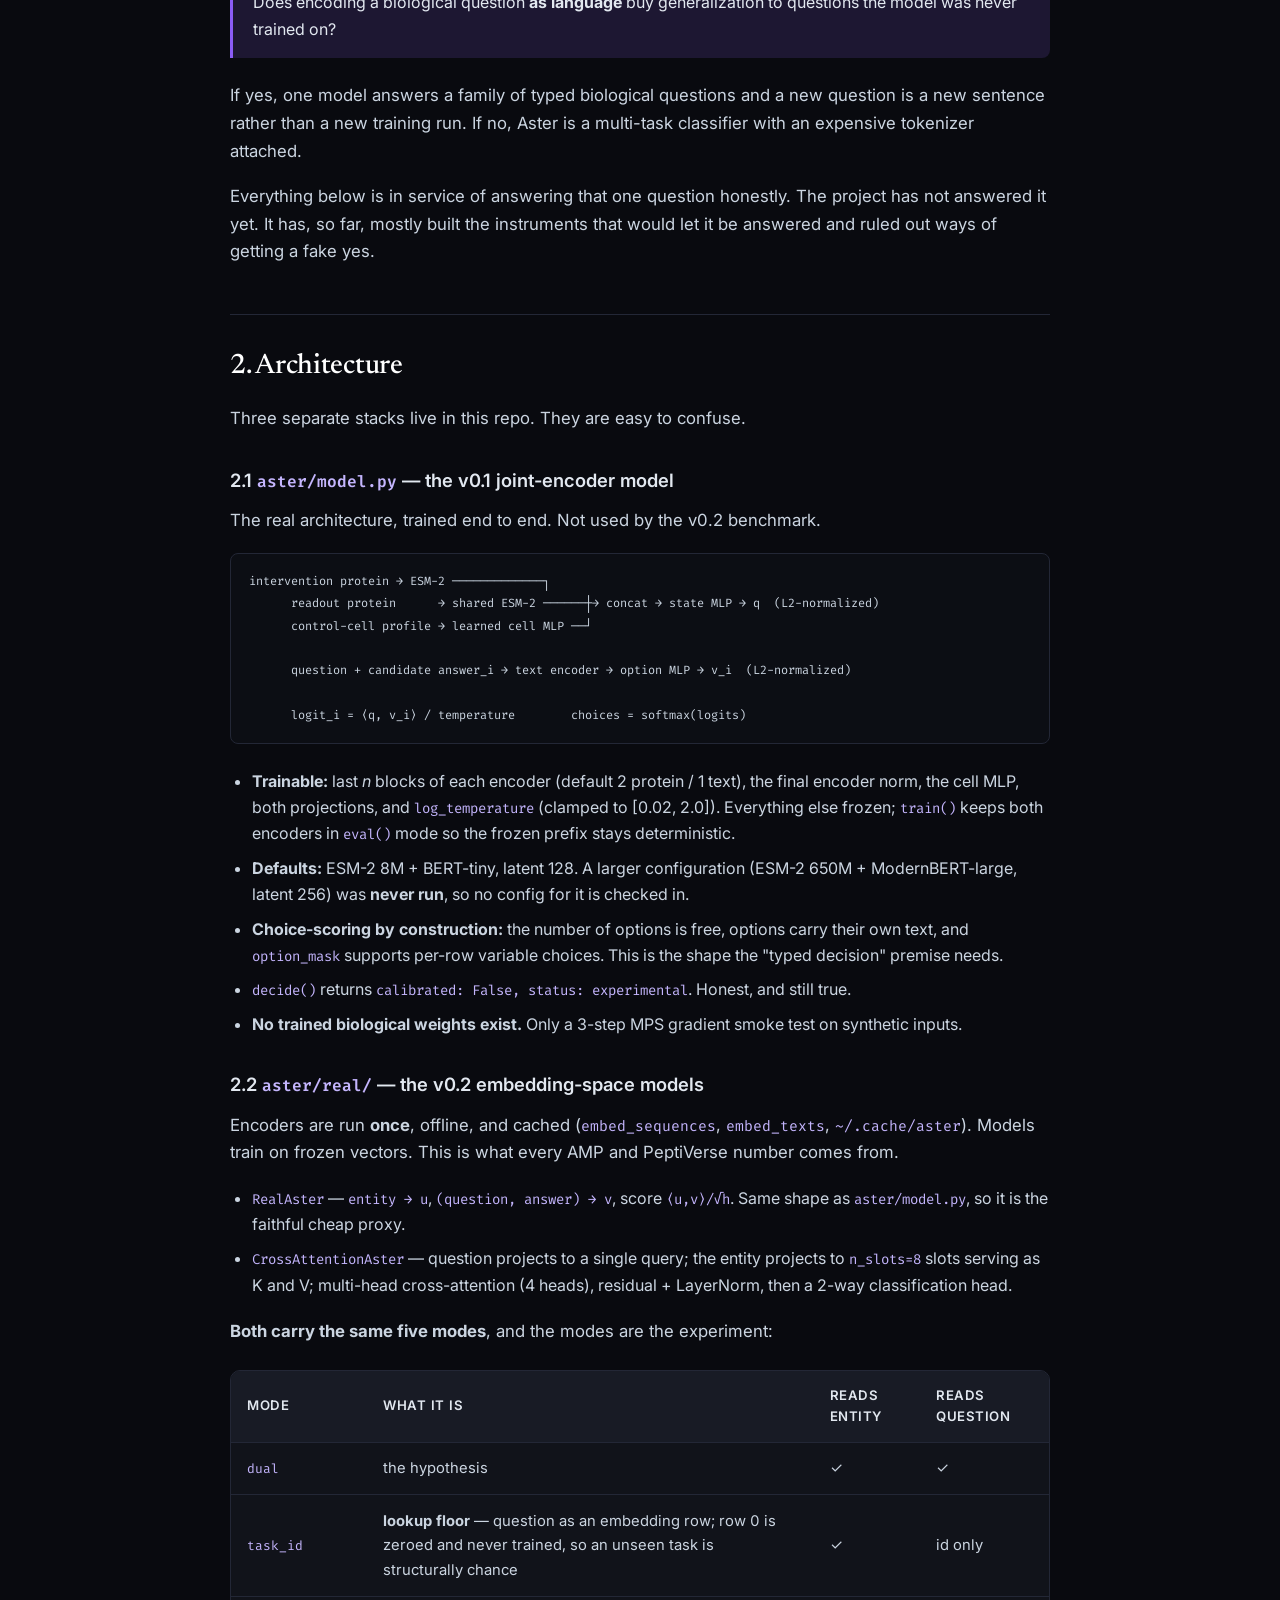
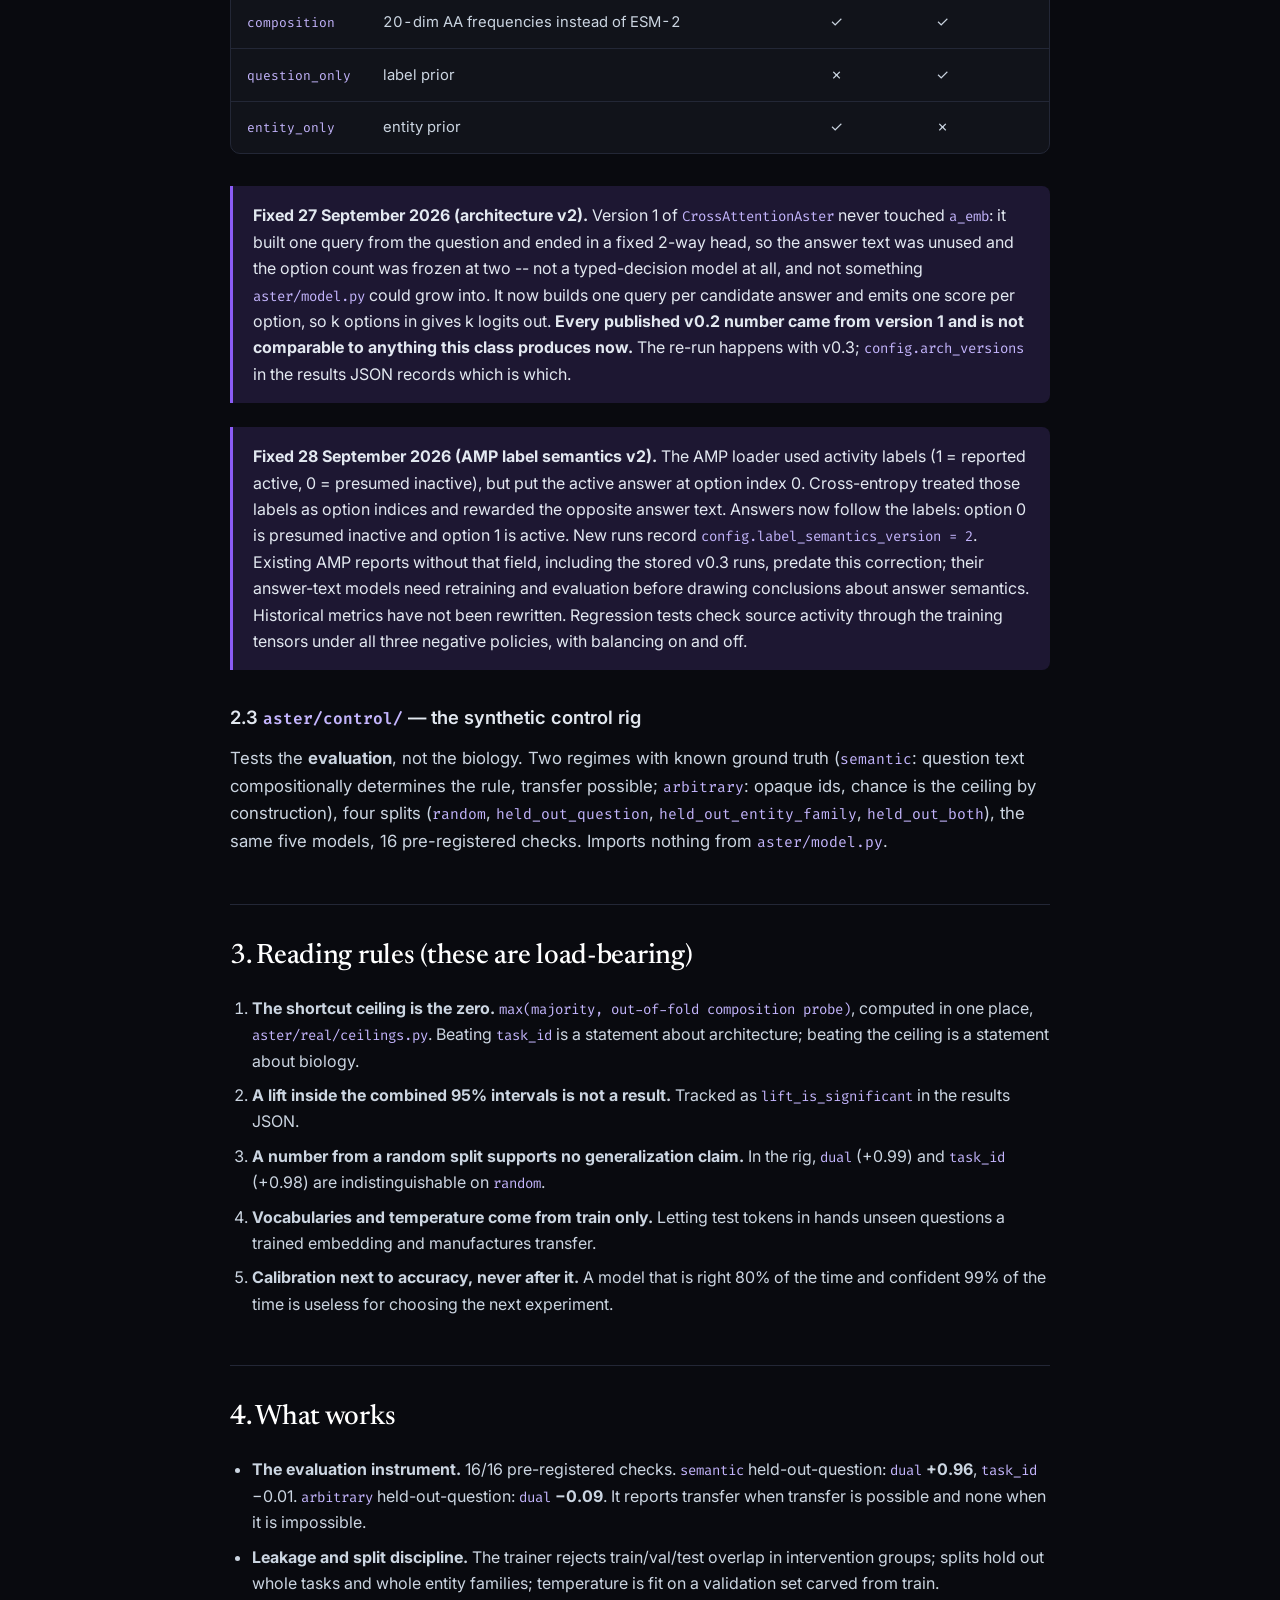
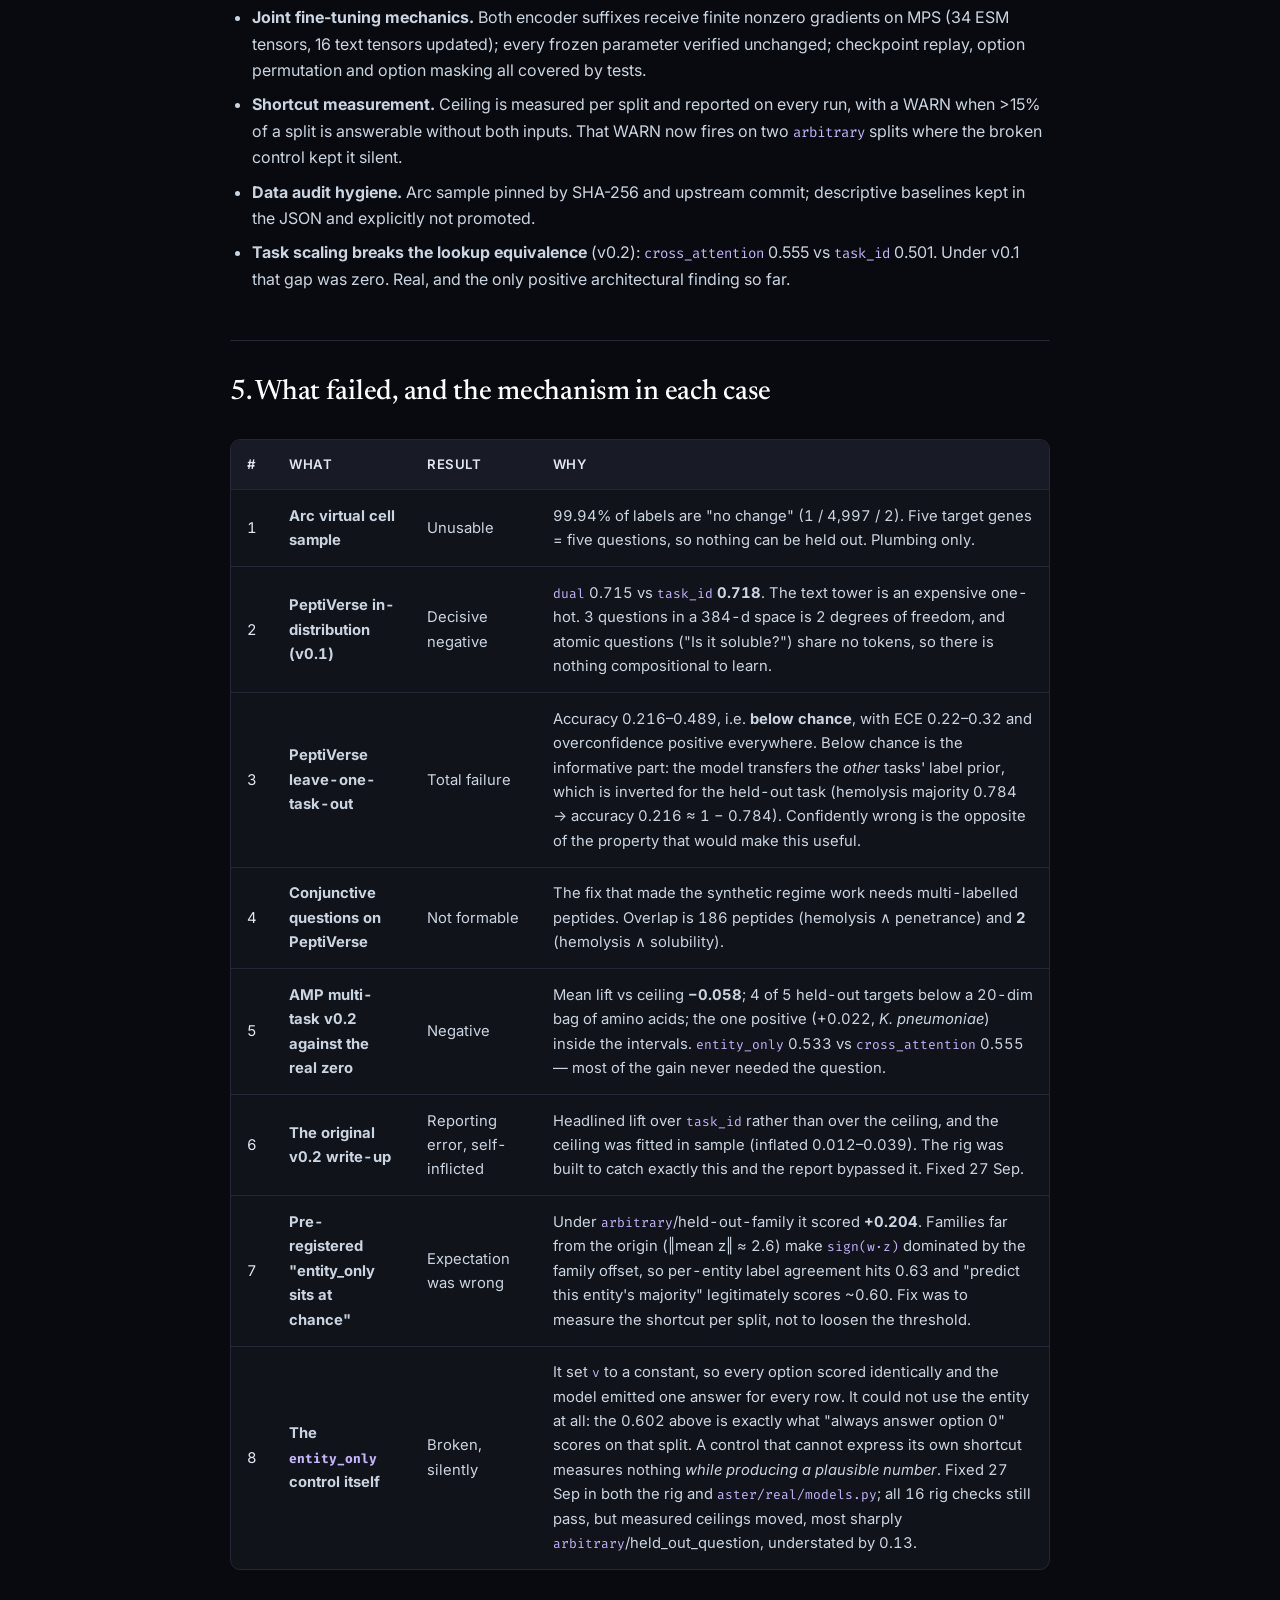
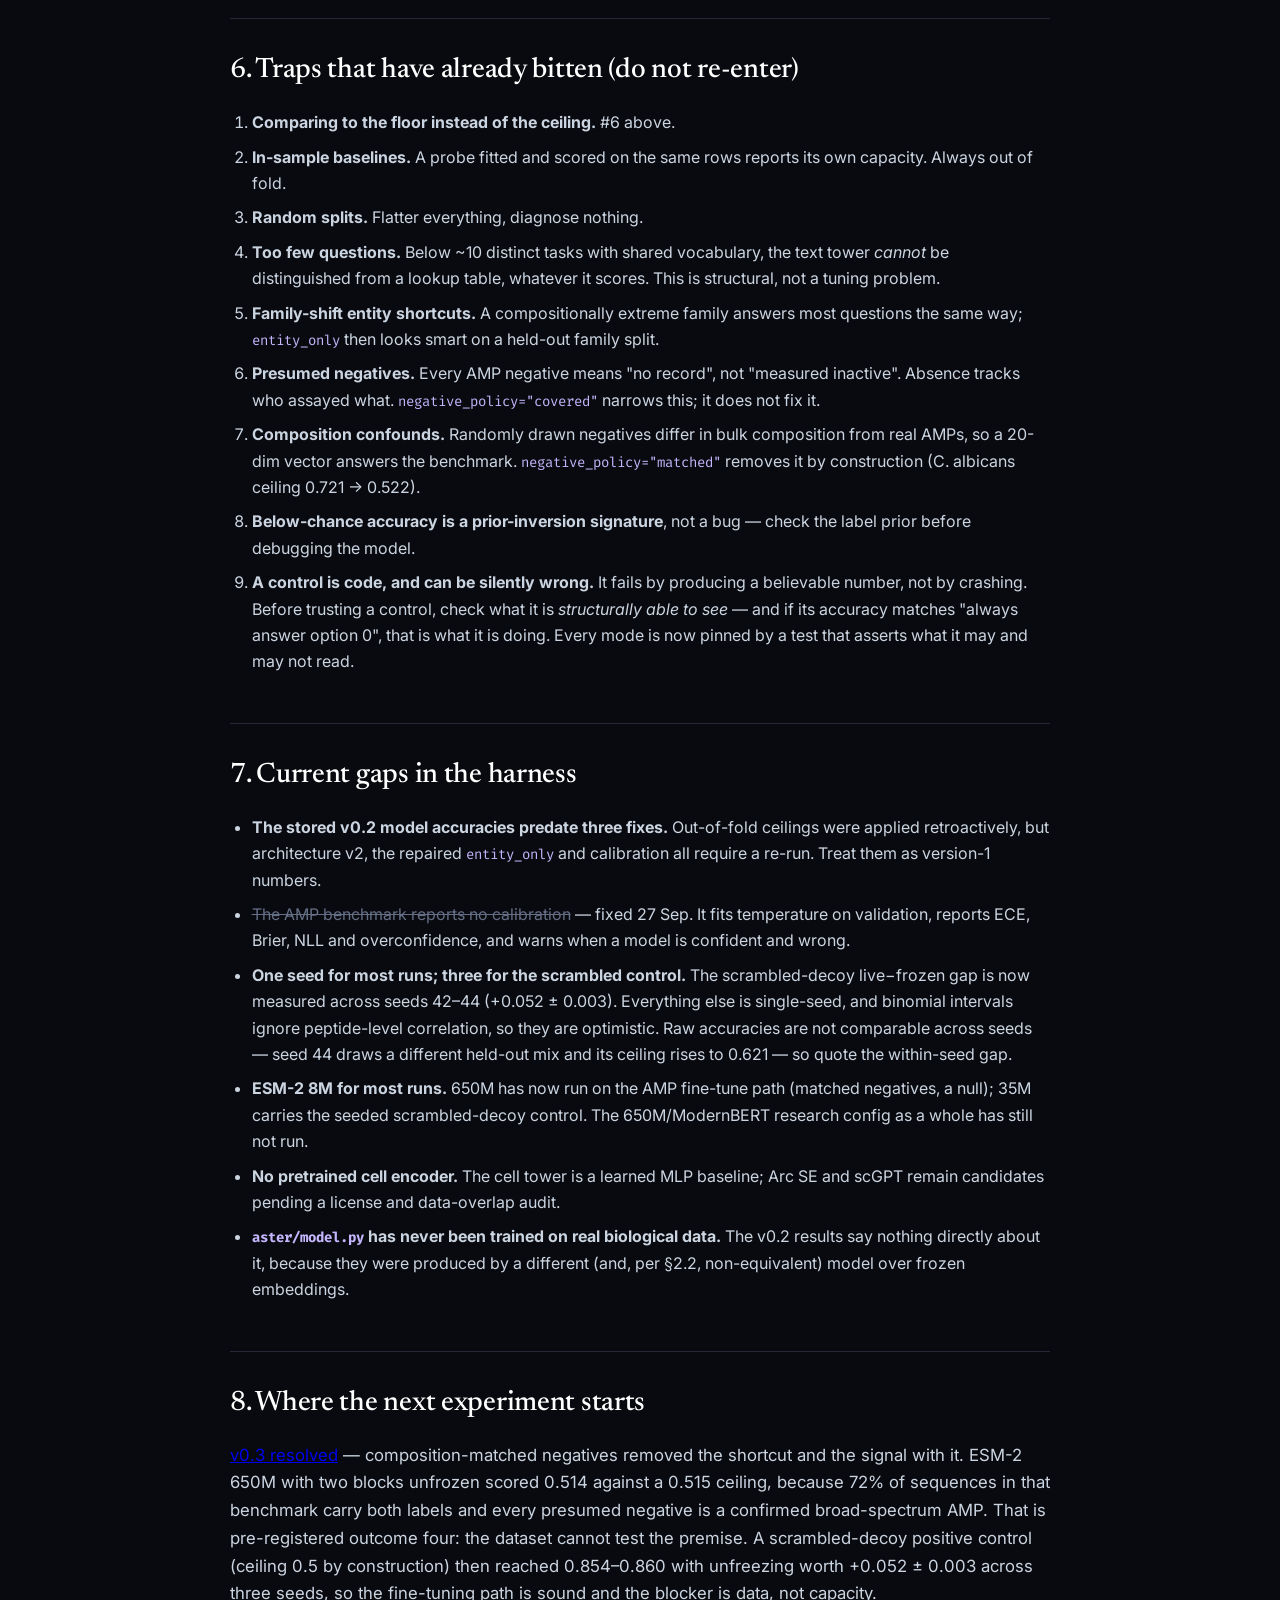
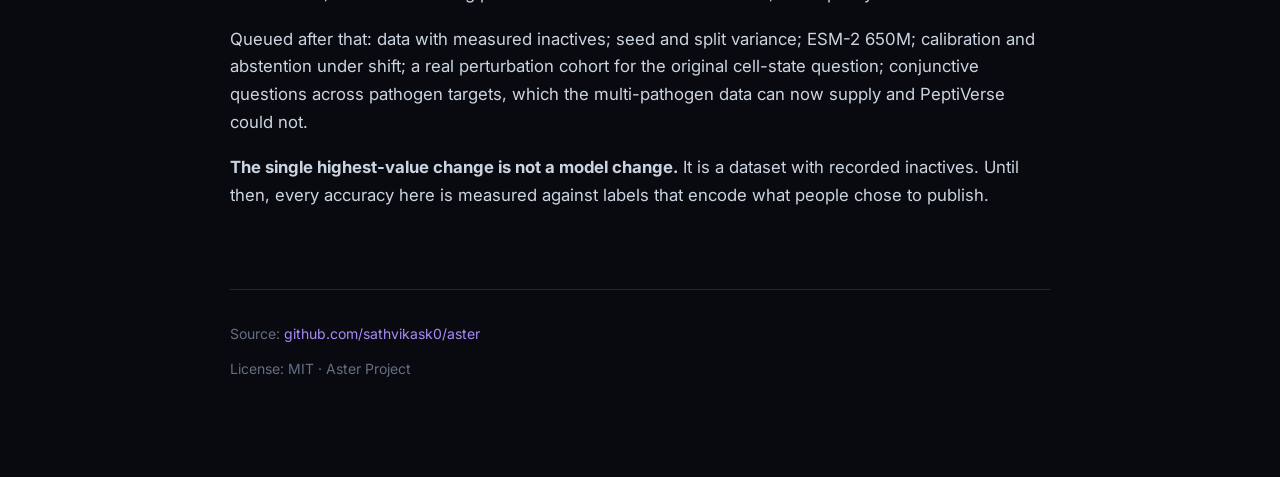
<file: docs/state.html>
<!DOCTYPE html>
<html lang="en">
<head>
  <meta charset="UTF-8" />
  <meta name="viewport" content="width=device-width, initial-scale=1.0" />
  <title>State of Aster · Aster</title>
  <meta name="description" content="What the architecture is, what works, what failed and why, and the traps that already cost a result." />
  <link rel="preconnect" href="https://fonts.googleapis.com">
  <link rel="preconnect" href="https://fonts.gstatic.com" crossorigin>
  <link href="https://fonts.googleapis.com/css2?family=Fira+Code:wght@400;500;600&family=Inter:wght@400;500;600;700&family=Newsreader:ital,opsz,wght@0,6..72,400;0,6..72,500;0,6..72,600;1,6..72,400&display=swap" rel="stylesheet">
  <link rel="stylesheet" href="style.css" />
</head>
<body>
  <main class="container">
    <nav class="doc-nav">
      <a href="index.html">Overview</a>
      <a href="negative-result.html">The negative result</a>
      <a href="state.html" class="here">State of the project</a>
      <a href="rig.html">Control rig</a>
      <a href="resolution.html">v0.2 benchmark</a>
      <a href="in-progress.html">v0.3 resolved</a>
      <a href="milestone.html">Milestone 01</a>
      <a href="select-step.html">Select step</a>
      <span class="spacer"></span>
      <a href="https://github.com/sathvikask0/aster">GitHub</a>
    </nav>
    <article>
      <h1>State of Aster</h1>
      <p><strong>Last updated 27 September 2026.</strong> Read this before designing the next experiment. It is the standing summary: what the premise is, what the code actually does, what has been established, what failed and why, and which traps have already bitten once.</p>
      <hr />
      <h2>0. In plain language</h2>
      <p><strong>What you're testing.</strong> One model that answers biology questions asked in English, so a new question is a new sentence instead of a new training run. Everything here is trying to find out whether the English does any work, or whether it is decoration.</p>
      <p><strong>The first way you get fooled.</strong> The model can ignore the words and memorize "question #3 → this pattern of answers." That looks exactly like understanding until you test it on a question it has never seen. So there is a deliberately stupid baseline, <code>task_id</code>, that replaces the text encoder with a lookup table numbered 1, 2, 3. If the real model does not beat the lookup table, the words are doing nothing.</p>
      <p><strong>The second way you get fooled, and the one biting now.</strong> The peptides labelled <em>active</em> are real antimicrobials; the ones labelled <em>inactive</em> are peptides nobody wrote down. Real antimicrobials tend to be positively charged and greasy, so a dumb rule — "count the amino acids; is it charged and greasy?" — answers most of the benchmark without reading the question. That dumb rule is the <strong>ceiling</strong>. Beating the lookup table says the architecture is sound. Beating the ceiling says something was learned about biology. Only the second one is a scientific claim.</p>
      <p><strong>Where things stand.</strong> v0.1 failed cleanly: with 3 questions the text encoder was mathematically indistinguishable from a lookup table, which is a counting problem, not a tuning problem. v0.2 scaled to 21 pathogens with questions that share vocabulary, and the model finally beat the lookup table — so the words now matter. But against the dumb amino-acid rule it loses on 4 of 5 pathogens, and a stripped-down model that never sees the question at all scores 0.533 where the full model scores 0.555. Almost everything it knows, it knows without reading the question.</p>
      <p><strong>So: the instruments work, the biology is not there yet.</strong> That is a real position to be in, and the instruments are the harder half. The synthetic rig correctly reports "no transfer" when transfer is impossible, which is the check almost nobody runs.</p>
      <p><strong>Why the next experiment exists.</strong> You cannot tell whether the model learned biology while the dumb rule is still available to it. So the dumb rule gets removed: each <em>inactive</em> peptide is chosen to have nearly the same amino-acid makeup as an <em>active</em> one. Counting amino acids then buys nothing — it falls from 0.721 to 0.522, near coin-flipping. Whatever score survives has to come from somewhere real. It may all collapse to chance, and that would say this dataset was never able to answer the question.</p>
      <p><strong>The thing to keep in mind.</strong> Every "inactive" label in this project means "nobody recorded it", not "somebody tested it and it did nothing". No amount of modelling fixes that; only different data does.</p>
      <hr />
      <h2>1. The premise under test</h2>
      <div class="callout">Does encoding a biological question <strong>as language</strong> buy generalization to questions the model was never trained on?</div>
      <p>If yes, one model answers a family of typed biological questions and a new question is a new sentence rather than a new training run. If no, Aster is a multi-task classifier with an expensive tokenizer attached.</p>
      <p>Everything below is in service of answering that one question honestly. The project has not answered it yet. It has, so far, mostly built the instruments that would let it be answered and ruled out ways of getting a fake yes.</p>
      <hr />
      <h2>2. Architecture</h2>
      <p>Three separate stacks live in this repo. They are easy to confuse.</p>
      <h3>2.1 <code>aster/model.py</code> — the v0.1 joint-encoder model</h3>
      <p>The real architecture, trained end to end. Not used by the v0.2 benchmark.</p>
      <pre><code>intervention protein → ESM-2 ─────────────┐
      readout protein      → shared ESM-2 ──────┼→ concat → state MLP → q  (L2-normalized)
      control-cell profile → learned cell MLP ──┘
      
      question + candidate answer_i → text encoder → option MLP → v_i  (L2-normalized)
      
      logit_i = ⟨q, v_i⟩ / temperature        choices = softmax(logits)</code></pre>
      <ul><li><strong>Trainable:</strong> last <em>n</em> blocks of each encoder (default 2 protein / 1 text), the final encoder norm, the cell MLP, both projections, and <code>log_temperature</code> (clamped to [0.02, 2.0]). Everything else frozen; <code>train()</code> keeps both encoders in <code>eval()</code> mode so the frozen prefix stays deterministic.</li><li><strong>Defaults:</strong> ESM-2 8M + BERT-tiny, latent 128. A larger configuration (ESM-2 650M + ModernBERT-large, latent 256) was <strong>never run</strong>, so no config for it is checked in.</li><li><strong>Choice-scoring by construction:</strong> the number of options is free, options carry their own text, and <code>option_mask</code> supports per-row variable choices. This is the shape the "typed decision" premise needs.</li><li><code>decide()</code> returns <code>calibrated: False, status: experimental</code>. Honest, and still true.</li><li><strong>No trained biological weights exist.</strong> Only a 3-step MPS gradient smoke test on synthetic inputs.</li></ul>
      <h3>2.2 <code>aster/real/</code> — the v0.2 embedding-space models</h3>
      <p>Encoders are run <strong>once</strong>, offline, and cached (<code>embed_sequences</code>, <code>embed_texts</code>, <code>~/.cache/aster</code>). Models train on frozen vectors. This is what every AMP and PeptiVerse number comes from.</p>
      <ul><li><code>RealAster</code> — <code>entity → u</code>, <code>(question, answer) → v</code>, score <code>⟨u,v⟩/√h</code>. Same shape as <code>aster/model.py</code>, so it is the faithful cheap proxy.</li><li><code>CrossAttentionAster</code> — question projects to a single query; the entity projects to <code>n_slots=8</code> slots serving as K and V; multi-head cross-attention (4 heads), residual + LayerNorm, then a 2-way classification head.</li></ul>
      <p><strong>Both carry the same five modes</strong>, and the modes are the experiment:</p>
      <div class="table-wrapper"><table><thead><tr><th>mode</th><th>what it is</th><th>reads entity</th><th>reads question</th></tr></thead><tbody><tr><td><code>dual</code></td><td>the hypothesis</td><td>✓</td><td>✓</td></tr><tr><td><code>task_id</code></td><td><strong>lookup floor</strong> — question as an embedding row; row 0 is zeroed and never trained, so an unseen task is structurally chance</td><td>✓</td><td>id only</td></tr><tr><td><code>composition</code></td><td>20-dim AA frequencies instead of ESM-2</td><td>✓</td><td>✓</td></tr><tr><td><code>question_only</code></td><td>label prior</td><td>✗</td><td>✓</td></tr><tr><td><code>entity_only</code></td><td>entity prior</td><td>✓</td><td>✗</td></tr></tbody></table></div>
      <div class="callout"><strong>Fixed 27 September 2026 (architecture v2).</strong> Version 1 of <code>CrossAttentionAster</code> never touched <code>a_emb</code>: it built one query from the question and ended in a fixed 2-way head, so the answer text was unused and the option count was frozen at two -- not a typed-decision model at all, and not something <code>aster/model.py</code> could grow into. It now builds one query per candidate answer and emits one score per option, so k options in gives k logits out. <strong>Every published v0.2 number came from version 1 and is not comparable to anything this class produces now.</strong> The re-run happens with v0.3; <code>config.arch_versions</code> in the results JSON records which is which.</div>
      <div class="callout"><strong>Fixed 28 September 2026 (AMP label semantics v2).</strong> The AMP loader used activity labels (1 = reported active, 0 = presumed inactive), but put the active answer at option index 0. Cross-entropy treated those labels as option indices and rewarded the opposite answer text. Answers now follow the labels: option 0 is presumed inactive and option 1 is active. New runs record <code>config.label_semantics_version = 2</code>. Existing AMP reports without that field, including the stored v0.3 runs, predate this correction; their answer-text models need retraining and evaluation before drawing conclusions about answer semantics. Historical metrics have not been rewritten. Regression tests check source activity through the training tensors under all three negative policies, with balancing on and off.</div>
      <h3>2.3 <code>aster/control/</code> — the synthetic control rig</h3>
      <p>Tests the <strong>evaluation</strong>, not the biology. Two regimes with known ground truth (<code>semantic</code>: question text compositionally determines the rule, transfer possible; <code>arbitrary</code>: opaque ids, chance is the ceiling by construction), four splits (<code>random</code>, <code>held_out_question</code>, <code>held_out_entity_family</code>, <code>held_out_both</code>), the same five models, 16 pre-registered checks. Imports nothing from <code>aster/model.py</code>.</p>
      <hr />
      <h2>3. Reading rules (these are load-bearing)</h2>
      <ol><li><strong>The shortcut ceiling is the zero.</strong> <code>max(majority, out-of-fold composition probe)</code>, computed in one place, <code>aster/real/ceilings.py</code>. Beating <code>task_id</code> is a statement about architecture; beating the ceiling is a statement about biology.</li><li><strong>A lift inside the combined 95% intervals is not a result.</strong> Tracked as <code>lift_is_significant</code> in the results JSON.</li><li><strong>A number from a random split supports no generalization claim.</strong> In the rig, <code>dual</code> (+0.99) and <code>task_id</code> (+0.98) are indistinguishable on <code>random</code>.</li><li><strong>Vocabularies and temperature come from train only.</strong> Letting test tokens in hands unseen questions a trained embedding and manufactures transfer.</li><li><strong>Calibration next to accuracy, never after it.</strong> A model that is right 80% of the time and confident 99% of the time is useless for choosing the next experiment.</li></ol>
      <hr />
      <h2>4. What works</h2>
      <ul><li><strong>The evaluation instrument.</strong> 16/16 pre-registered checks. <code>semantic</code> held-out-question: <code>dual</code> <strong>+0.96</strong>, <code>task_id</code> −0.01. <code>arbitrary</code> held-out-question: <code>dual</code> <strong>−0.09</strong>. It reports transfer when transfer is possible and none when it is impossible.</li><li><strong>Leakage and split discipline.</strong> The trainer rejects train/val/test overlap in intervention groups; splits hold out whole tasks and whole entity families; temperature is fit on a validation set carved from train.</li><li><strong>Joint fine-tuning mechanics.</strong> Both encoder suffixes receive finite nonzero gradients on MPS (34 ESM tensors, 16 text tensors updated); every frozen parameter verified unchanged; checkpoint replay, option permutation and option masking all covered by tests.</li><li><strong>Shortcut measurement.</strong> Ceiling is measured per split and reported on every run, with a WARN when &gt;15% of a split is answerable without both inputs. That WARN now fires on two <code>arbitrary</code> splits where the broken control kept it silent.</li><li><strong>Data audit hygiene.</strong> Arc sample pinned by SHA-256 and upstream commit; descriptive baselines kept in the JSON and explicitly not promoted.</li><li><strong>Task scaling breaks the lookup equivalence</strong> (v0.2): <code>cross_attention</code> 0.555 vs <code>task_id</code> 0.501. Under v0.1 that gap was zero. Real, and the only positive architectural finding so far.</li></ul>
      <hr />
      <h2>5. What failed, and the mechanism in each case</h2>
      <div class="table-wrapper"><table><thead><tr><th>#</th><th>What</th><th>Result</th><th>Why</th></tr></thead><tbody><tr><td>1</td><td><strong>Arc virtual cell sample</strong></td><td>Unusable</td><td>99.94% of labels are "no change" (1 / 4,997 / 2). Five target genes = five questions, so nothing can be held out. Plumbing only.</td></tr><tr><td>2</td><td><strong>PeptiVerse in-distribution (v0.1)</strong></td><td>Decisive negative</td><td><code>dual</code> 0.715 vs <code>task_id</code> <strong>0.718</strong>. The text tower is an expensive one-hot. 3 questions in a 384-d space is 2 degrees of freedom, and atomic questions ("Is it soluble?") share no tokens, so there is nothing compositional to learn.</td></tr><tr><td>3</td><td><strong>PeptiVerse leave-one-task-out</strong></td><td>Total failure</td><td>Accuracy 0.216–0.489, i.e. <strong>below chance</strong>, with ECE 0.22–0.32 and overconfidence positive everywhere. Below chance is the informative part: the model transfers the <em>other</em> tasks' label prior, which is inverted for the held-out task (hemolysis majority 0.784 → accuracy 0.216 ≈ 1 − 0.784). Confidently wrong is the opposite of the property that would make this useful.</td></tr><tr><td>4</td><td><strong>Conjunctive questions on PeptiVerse</strong></td><td>Not formable</td><td>The fix that made the synthetic regime work needs multi-labelled peptides. Overlap is 186 peptides (hemolysis ∧ penetrance) and <strong>2</strong> (hemolysis ∧ solubility).</td></tr><tr><td>5</td><td><strong>AMP multi-task v0.2 against the real zero</strong></td><td>Negative</td><td>Mean lift vs ceiling <strong>−0.058</strong>; 4 of 5 held-out targets below a 20-dim bag of amino acids; the one positive (+0.022, <em>K. pneumoniae</em>) inside the intervals. <code>entity_only</code> 0.533 vs <code>cross_attention</code> 0.555 — most of the gain never needed the question.</td></tr><tr><td>6</td><td><strong>The original v0.2 write-up</strong></td><td>Reporting error, self-inflicted</td><td>Headlined lift over <code>task_id</code> rather than over the ceiling, and the ceiling was fitted in sample (inflated 0.012–0.039). The rig was built to catch exactly this and the report bypassed it. Fixed 27 Sep.</td></tr><tr><td>7</td><td><strong>Pre-registered "entity_only sits at chance"</strong></td><td>Expectation was wrong</td><td>Under <code>arbitrary</code>/held-out-family it scored <strong>+0.204</strong>. Families far from the origin (‖mean z‖ ≈ 2.6) make <code>sign(w·z)</code> dominated by the family offset, so per-entity label agreement hits 0.63 and "predict this entity's majority" legitimately scores ~0.60. Fix was to measure the shortcut per split, not to loosen the threshold.</td></tr><tr><td>8</td><td><strong>The <code>entity_only</code> control itself</strong></td><td>Broken, silently</td><td>It set <code>v</code> to a constant, so every option scored identically and the model emitted one answer for every row. It could not use the entity at all: the 0.602 above is exactly what "always answer option 0" scores on that split. A control that cannot express its own shortcut measures nothing <em>while producing a plausible number</em>. Fixed 27 Sep in both the rig and <code>aster/real/models.py</code>; all 16 rig checks still pass, but measured ceilings moved, most sharply <code>arbitrary</code>/held_out_question, understated by 0.13.</td></tr></tbody></table></div>
      <hr />
      <h2>6. Traps that have already bitten (do not re-enter)</h2>
      <ol><li><strong>Comparing to the floor instead of the ceiling.</strong> #6 above.</li><li><strong>In-sample baselines.</strong> A probe fitted and scored on the same rows reports its own capacity. Always out of fold.</li><li><strong>Random splits.</strong> Flatter everything, diagnose nothing.</li><li><strong>Too few questions.</strong> Below ~10 distinct tasks with shared vocabulary, the text tower <em>cannot</em> be distinguished from a lookup table, whatever it scores. This is structural, not a tuning problem.</li><li><strong>Family-shift entity shortcuts.</strong> A compositionally extreme family answers most questions the same way; <code>entity_only</code> then looks smart on a held-out family split.</li><li><strong>Presumed negatives.</strong> Every AMP negative means "no record", not "measured inactive". Absence tracks who assayed what. <code>negative_policy="covered"</code> narrows this; it does not fix it.</li><li><strong>Composition confounds.</strong> Randomly drawn negatives differ in bulk composition from real AMPs, so a 20-dim vector answers the benchmark. <code>negative_policy="matched"</code> removes it by construction (C. albicans ceiling 0.721 → 0.522).</li><li><strong>Below-chance accuracy is a prior-inversion signature</strong>, not a bug — check the label prior before debugging the model.</li><li><strong>A control is code, and can be silently wrong.</strong> It fails by producing a believable number, not by crashing. Before trusting a control, check what it is <em>structurally able to see</em> — and if its accuracy matches "always answer option 0", that is what it is doing. Every mode is now pinned by a test that asserts what it may and may not read.</li></ol>
      <hr />
      <h2>7. Current gaps in the harness</h2>
      <ul><li><strong>The stored v0.2 model accuracies predate three fixes.</strong> Out-of-fold ceilings were applied retroactively, but architecture v2, the repaired <code>entity_only</code> and calibration all require a re-run. Treat them as version-1 numbers.</li><li><del>The AMP benchmark reports no calibration</del> — fixed 27 Sep. It fits temperature on validation, reports ECE, Brier, NLL and overconfidence, and warns when a model is confident and wrong.</li><li><strong>One seed for most runs; three for the scrambled control.</strong> The scrambled-decoy live&minus;frozen gap is now measured across seeds 42&ndash;44 (+0.052 &plusmn; 0.003). Everything else is single-seed, and binomial intervals ignore peptide-level correlation, so they are optimistic. Raw accuracies are not comparable across seeds &mdash; seed 44 draws a different held-out mix and its ceiling rises to 0.621 &mdash; so quote the within-seed gap.</li><li><strong>ESM-2 8M for most runs.</strong> 650M has now run on the AMP fine-tune path (matched negatives, a null); 35M carries the seeded scrambled-decoy control. The 650M/ModernBERT research config as a whole has still not run.</li><li><strong>No pretrained cell encoder.</strong> The cell tower is a learned MLP baseline; Arc SE and scGPT remain candidates pending a license and data-overlap audit.</li><li><strong><code>aster/model.py</code> has never been trained on real biological data.</strong> The v0.2 results say nothing directly about it, because they were produced by a different (and, per §2.2, non-equivalent) model over frozen embeddings.</li></ul>
      <hr />
      <h2>8. Where the next experiment starts</h2>
      <p><a href="in-progress.html">v0.3 resolved</a> — composition-matched negatives removed the shortcut and the signal with it. ESM-2 650M with two blocks unfrozen scored 0.514 against a 0.515 ceiling, because 72% of sequences in that benchmark carry both labels and every presumed negative is a confirmed broad-spectrum AMP. That is pre-registered outcome four: the dataset cannot test the premise. A scrambled-decoy positive control (ceiling 0.5 by construction) then reached 0.854–0.860 with unfreezing worth +0.052 ± 0.003 across three seeds, so the fine-tuning path is sound and the blocker is data, not capacity.</p>
      <p>Queued after that: data with measured inactives; seed and split variance; ESM-2 650M; calibration and abstention under shift; a real perturbation cohort for the original cell-state question; conjunctive questions across pathogen targets, which the multi-pathogen data can now supply and PeptiVerse could not.</p>
      <p><strong>The single highest-value change is not a model change.</strong> It is a dataset with recorded inactives. Until then, every accuracy here is measured against labels that encode what people chose to publish.</p>
    </article>

    <footer>
      <div>Source: <a href="https://github.com/sathvikask0/aster" target="_blank" rel="noopener">github.com/sathvikask0/aster</a></div>
      <div>License: MIT · Aster Project</div>
    </footer>
  </main>
</body>
</html>
</file>
<file: docs/style.css>
:root {
      --bg: #090a0f;
      --surface: #11131a;
      --surface-raised: #181b25;
      --surface-border: #232736;
      --text-main: #f1f3f9;
      --text-muted: #9ba3b8;
      --text-dim: #646e85;
      --accent: #8b5cf6;
      --accent-glow: rgba(139, 92, 246, 0.15);
      --negative: #f43f5e;
      --negative-dim: rgba(244, 63, 94, 0.12);
      --neutral: #3b82f6;
      --success: #10b981;
      --font-body: 'Inter', -apple-system, BlinkMacSystemFont, sans-serif;
      --font-serif: 'Newsreader', Georgia, serif;
      --font-mono: 'Fira Code', ui-monospace, SFMono-Regular, monospace;
    }

    * { box-sizing: border-box; margin: 0; padding: 0; }

    body {
      background: var(--bg);
      color: var(--text-main);
      font-family: var(--font-body);
      line-height: 1.65;
      -webkit-font-smoothing: antialiased;
      padding: 3rem 1.5rem 6rem;
    }

    .container {
      max-width: 820px;
      margin: 0 auto;
    }

    /* Header & Badge */
    .badge {
      display: inline-flex;
      align-items: center;
      gap: 0.5rem;
      padding: 0.35rem 0.85rem;
      border-radius: 9999px;
      background: var(--negative-dim);
      border: 1px solid rgba(244, 63, 94, 0.3);
      color: #fda4af;
      font-size: 0.825rem;
      font-weight: 600;
      letter-spacing: 0.04em;
      text-transform: uppercase;
      margin-bottom: 1.5rem;
    }

    .badge-dot {
      width: 7px;
      height: 7px;
      border-radius: 50%;
      background: var(--negative);
      box-shadow: 0 0 10px var(--negative);
    }

    h1 {
      font-family: var(--font-serif);
      font-size: clamp(2.4rem, 5vw, 3.6rem);
      line-height: 1.15;
      font-weight: 500;
      letter-spacing: -0.02em;
      margin-bottom: 1.25rem;
      color: #ffffff;
    }

    .lead {
      font-size: clamp(1.15rem, 2.5vw, 1.35rem);
      color: #cbd5e1;
      line-height: 1.55;
      font-weight: 400;
      margin-bottom: 2.5rem;
      border-left: 3px solid var(--accent);
      padding-left: 1.25rem;
    }

    .meta-bar {
      display: flex;
      flex-wrap: wrap;
      align-items: center;
      gap: 1.25rem;
      padding: 1rem 1.25rem;
      background: var(--surface);
      border: 1px solid var(--surface-border);
      border-radius: 10px;
      font-size: 0.875rem;
      color: var(--text-muted);
      margin-bottom: 3.5rem;
    }

    .meta-bar a {
      color: #a78bfa;
      text-decoration: none;
      font-weight: 500;
      display: inline-flex;
      align-items: center;
      gap: 0.35rem;
    }

    .meta-bar a:hover {
      text-decoration: underline;
    }

    /* Sections */
    section {
      margin-bottom: 4rem;
    }

    h2 {
      font-family: var(--font-serif);
      font-size: 1.85rem;
      font-weight: 500;
      color: #ffffff;
      margin-bottom: 0.6rem;
      letter-spacing: -0.01em;
    }

    .section-desc {
      color: var(--text-muted);
      margin-bottom: 1.5rem;
      font-size: 1rem;
    }

    p {
      margin-bottom: 1.25rem;
      color: #cbd5e1;
      font-size: 1.05rem;
    }

    /* Callout Card */
    .highlight-card {
      background: linear-gradient(180deg, rgba(139, 92, 246, 0.08) 0%, rgba(17, 19, 26, 0.95) 100%);
      border: 1px solid rgba(139, 92, 246, 0.3);
      border-radius: 12px;
      padding: 1.75rem 2rem;
      margin: 2rem 0;
      position: relative;
    }

    .highlight-stat {
      font-family: var(--font-mono);
      font-size: 1.35rem;
      font-weight: 600;
      color: #c4b5fd;
      margin-bottom: 0.6rem;
      display: flex;
      align-items: center;
      gap: 0.75rem;
    }

    .highlight-text {
      font-size: 1.15rem;
      color: #f1f5f9;
      font-weight: 500;
      line-height: 1.5;
    }

    /* Tables */
    .table-wrapper {
      width: 100%;
      overflow-x: auto;
      border: 1px solid var(--surface-border);
      border-radius: 10px;
      background: var(--surface);
      margin: 1.5rem 0 2rem;
    }

    table {
      width: 100%;
      border-collapse: collapse;
      text-align: left;
      font-size: 0.925rem;
      font-variant-numeric: tabular-nums;
    }

    th {
      background: var(--surface-raised);
      color: #e2e8f0;
      font-weight: 600;
      padding: 0.85rem 1rem;
      border-bottom: 1px solid var(--surface-border);
      font-size: 0.825rem;
      text-transform: uppercase;
      letter-spacing: 0.04em;
    }

    td {
      padding: 0.85rem 1rem;
      border-bottom: 1px solid var(--surface-border);
      color: #cbd5e1;
    }

    tr:last-child td {
      border-bottom: none;
    }

    tr:hover td {
      background: rgba(255, 255, 255, 0.02);
    }

    .model-name {
      font-family: var(--font-mono);
      font-weight: 500;
      color: #f8fafc;
    }

    .delta-pos {
      color: #34d399;
      font-family: var(--font-mono);
    }

    .delta-neg {
      color: #fb7185;
      font-family: var(--font-mono);
    }

    .num {
      font-family: var(--font-mono);
    }

    /* Timeline / Experiments */
    .timeline {
      display: flex;
      flex-direction: column;
      gap: 1.25rem;
      margin-top: 1.75rem;
    }

    .exp-card {
      background: var(--surface);
      border: 1px solid var(--surface-border);
      border-radius: 10px;
      padding: 1.25rem 1.5rem;
      transition: border-color 0.2s, transform 0.2s;
    }

    .exp-card:hover {
      border-color: #3f475f;
    }

    .exp-header {
      display: flex;
      align-items: baseline;
      gap: 1rem;
      margin-bottom: 0.5rem;
    }

    .exp-num {
      font-family: var(--font-mono);
      font-size: 0.95rem;
      font-weight: 700;
      color: var(--accent);
      min-width: 28px;
    }

    .exp-tag {
      font-size: 0.75rem;
      font-weight: 600;
      text-transform: uppercase;
      letter-spacing: 0.05em;
      padding: 0.15rem 0.5rem;
      border-radius: 4px;
    }

    .tag-unusable { background: rgba(148, 163, 184, 0.15); color: #94a3b8; }
    .tag-passed { background: rgba(16, 185, 129, 0.15); color: #34d399; }
    .tag-finding { background: rgba(59, 130, 246, 0.15); color: #60a5fa; }
    .tag-wrong { background: rgba(245, 158, 11, 0.15); color: #fbbf24; }
    .tag-clean { background: rgba(20, 184, 166, 0.15); color: #2dd4bf; }
    .tag-decisive { background: rgba(244, 63, 94, 0.18); color: #fda4af; border: 1px solid rgba(244, 63, 94, 0.3); }
    .tag-running { background: rgba(139, 92, 246, 0.18); color: #c4b5fd; border: 1px solid rgba(139, 92, 246, 0.35); }
    .tag-queued { background: rgba(100, 116, 139, 0.15); color: #94a3b8; }
    .tag-partial { background: rgba(245, 158, 11, 0.15); color: #fbbf24; }

    .correction {
      border-left: 3px solid var(--negative);
      background: var(--negative-dim);
      border-radius: 0 8px 8px 0;
      padding: 1rem 1.25rem;
      margin: 1.5rem 0 2rem;
      font-size: 0.95rem;
      color: #e2e8f0;
    }

    .correction strong { color: #fda4af; }

    .pulse-dot {
      width: 7px; height: 7px; border-radius: 50%;
      background: var(--accent);
      box-shadow: 0 0 10px var(--accent);
      display: inline-block;
      animation: pulse 2s ease-in-out infinite;
    }

    @keyframes pulse { 0%, 100% { opacity: 1; } 50% { opacity: 0.35; } }

    .zero-note {
      font-size: 0.875rem;
      color: var(--text-dim);
      margin-top: 0.75rem;
    }

    .exp-title {
      font-weight: 600;
      color: #ffffff;
      font-size: 1.05rem;
    }

    .exp-body {
      color: #94a3b8;
      font-size: 0.95rem;
      line-height: 1.55;
    }

    .exp-body strong {
      color: #e2e8f0;
    }

    /* List items for design rules */
    .controls-list {
      list-style: none;
      display: flex;
      flex-direction: column;
      gap: 1rem;
      margin: 1.5rem 0;
    }

    .controls-list li {
      padding: 1rem 1.25rem;
      background: var(--surface);
      border: 1px solid var(--surface-border);
      border-radius: 8px;
    }

    .controls-list strong {
      color: #f8fafc;
      font-family: var(--font-mono);
      font-size: 0.95rem;
    }

    /* Code & command block */
    .code-box {
      background: #050608;
      border: 1px solid #1e2230;
      border-radius: 8px;
      padding: 1rem 1.25rem;
      font-family: var(--font-mono);
      font-size: 0.875rem;
      color: #e2e8f0;
      overflow-x: auto;
      margin: 1rem 0;
      display: flex;
      justify-content: space-between;
      align-items: center;
    }

    .copy-btn {
      background: var(--surface-raised);
      border: 1px solid var(--surface-border);
      color: var(--text-muted);
      border-radius: 5px;
      padding: 0.35rem 0.65rem;
      font-size: 0.75rem;
      cursor: pointer;
      font-family: var(--font-body);
      transition: all 0.2s;
    }

    .copy-btn:hover {
      color: #ffffff;
      border-color: #475569;
    }

    footer {
      margin-top: 5rem;
      padding-top: 2rem;
      border-top: 1px solid var(--surface-border);
      font-size: 0.875rem;
      color: var(--text-dim);
      display: flex;
      flex-direction: column;
      gap: 0.75rem;
    }

    footer a {
      color: #a78bfa;
      text-decoration: none;
    }
  
    /* ---- report pages ---- */
    .doc-nav {
      display: flex; flex-wrap: wrap; gap: 1rem; align-items: center;
      padding: 0.9rem 1.15rem; margin-bottom: 2.5rem;
      background: var(--surface); border: 1px solid var(--surface-border);
      border-radius: 10px; font-size: 0.875rem;
    }
    .doc-nav a { color: #a78bfa; text-decoration: none; font-weight: 500; }
    .doc-nav a:hover { text-decoration: underline; }
    .doc-nav a.here { color: var(--text-main); font-weight: 600; }
    .doc-nav .spacer { flex: 1; }

    .callout {
      border-left: 3px solid var(--accent); background: var(--accent-glow);
      border-radius: 0 8px 8px 0; padding: 1rem 1.25rem; margin: 1.5rem 0;
      color: #e2e8f0;
    }

    article h2 {
      font-family: var(--font-serif); font-size: 1.75rem; font-weight: 500;
      letter-spacing: -0.01em; color: #fff;
      margin: 3rem 0 1rem; padding-top: 1.75rem;
      border-top: 1px solid var(--surface-border);
    }
    article h3 { font-size: 1.15rem; font-weight: 600; color: #e2e8f0; margin: 2rem 0 0.75rem; }
    article h4 { font-size: 1rem; font-weight: 600; color: var(--text-muted); margin: 1.5rem 0 0.5rem; }
    article p { margin-bottom: 1.1rem; color: #cbd5e1; }
    article ul, article ol { margin: 0 0 1.25rem 1.35rem; color: #cbd5e1; }
    article li { margin-bottom: 0.5rem; }
    article hr { display: none; }
    article pre {
      background: #0c0e14; border: 1px solid var(--surface-border); border-radius: 8px;
      padding: 1rem 1.15rem; overflow-x: auto; margin-bottom: 1.5rem;
      font-family: var(--font-mono); font-size: 0.85rem; color: #cbd5e1;
    }
    article code { font-family: var(--font-mono); font-size: 0.875em; color: #c4b5fd; }
    article pre code { color: inherit; }
    article table td:first-child { color: #e2e8f0; }
    article del { color: var(--text-dim); }

    /* ---- hub cards ---- */
    a.hub-card {
      display: block; text-decoration: none; color: inherit;
      transition: border-color 0.15s ease, transform 0.15s ease;
    }
    a.hub-card:hover { border-color: rgba(139, 92, 246, 0.45); transform: translateY(-1px); }
    a.hub-card .exp-title { color: #fff; }
    a.hub-card:hover .exp-title { color: #c4b5fd; }
</file>
